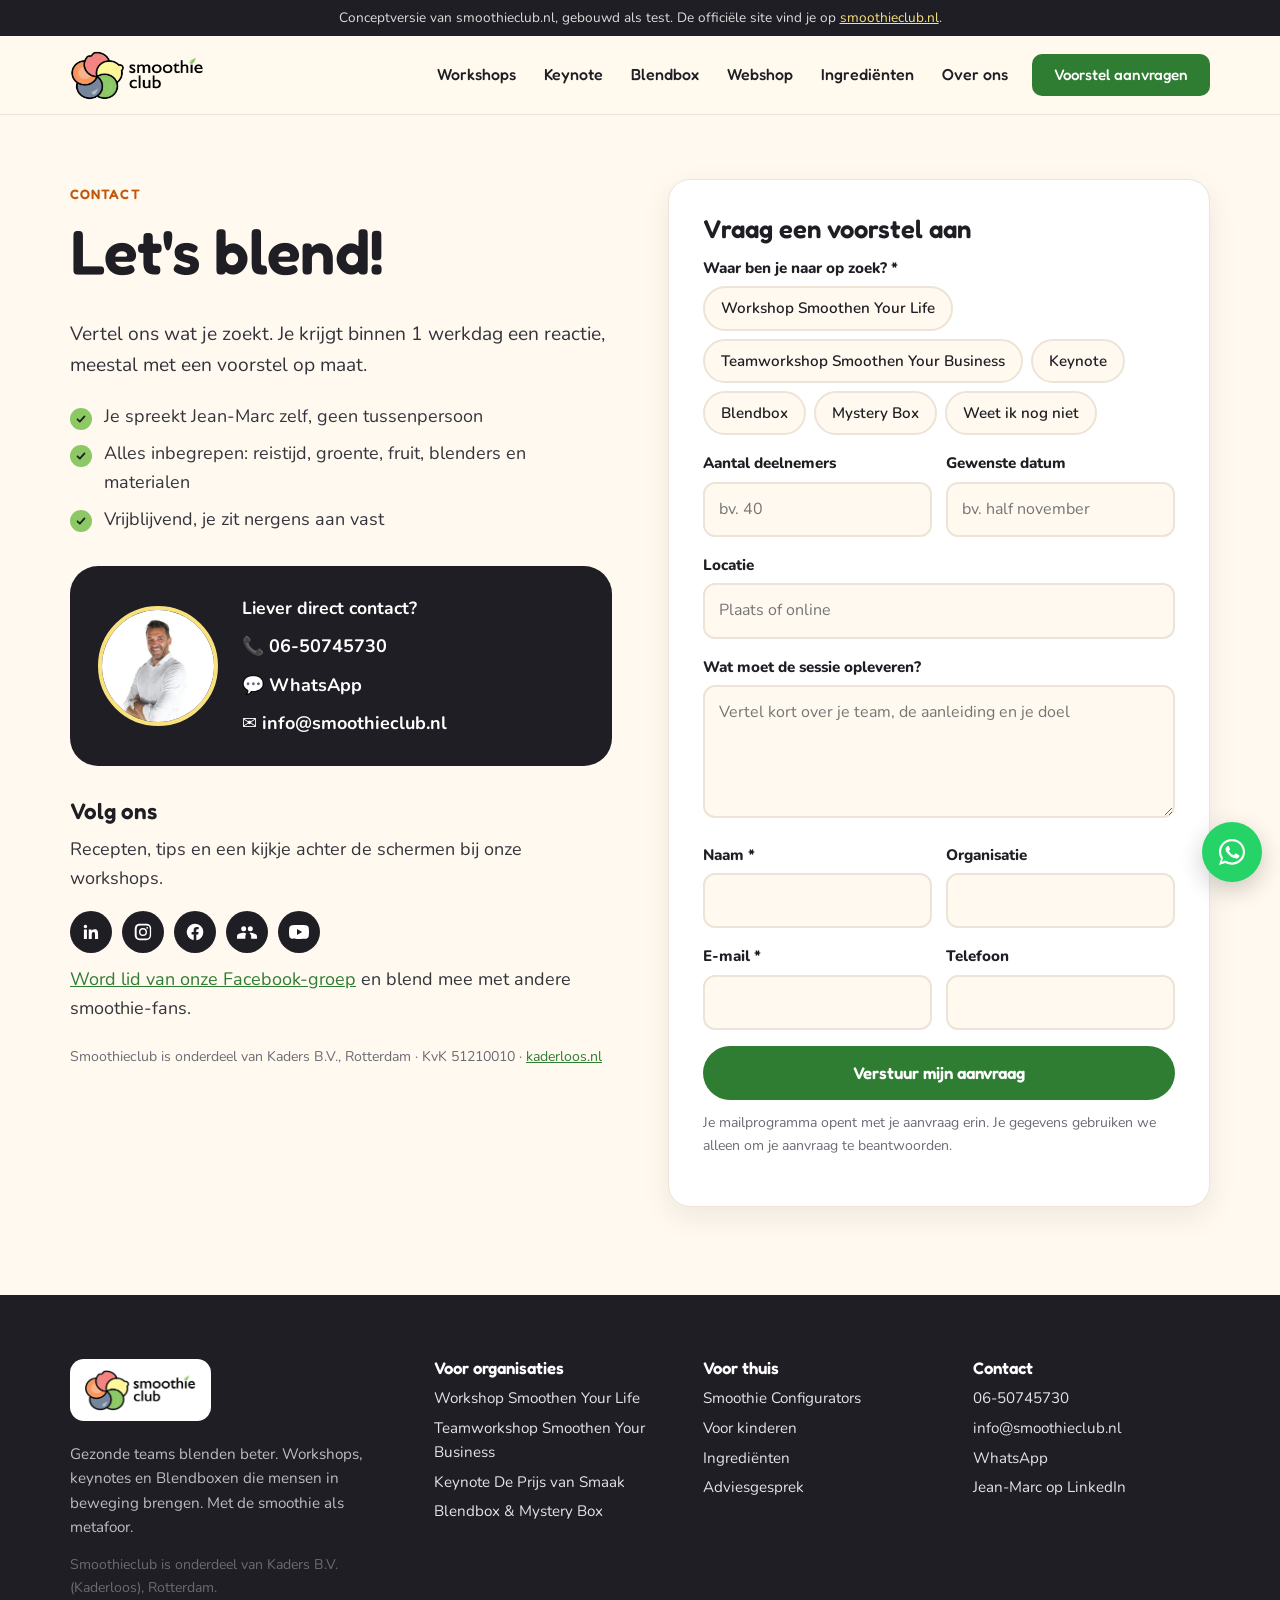
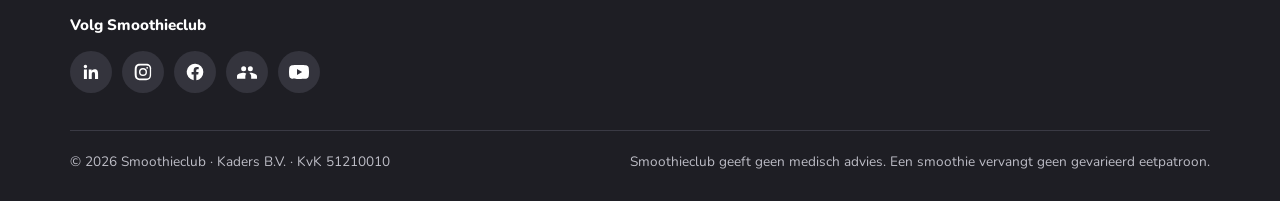
<file: contact.html>
<!doctype html>
<html lang="nl">
<head>
<meta charset="utf-8">
<meta name="viewport" content="width=device-width,initial-scale=1">
<title>Contact en voorstel aanvragen | Smoothieclub</title>
<meta name="description" content="Vraag een voorstel aan voor een teamworkshop, keynote of Blendbox. Reactie binnen 1 werkdag. Bel of app 06-50745730 of mail info@smoothieclub.nl.">
<meta name="robots" content="noindex,nofollow">
<meta property="og:title" content="Contact en voorstel aanvragen | Smoothieclub">
<meta property="og:description" content="Vraag een voorstel aan voor een teamworkshop, keynote of Blendbox. Reactie binnen 1 werkdag. Bel of app 06-50745730 of mail info@smoothieclub.nl.">
<meta property="og:image" content="assets/img/hero-team.webp">
<meta property="og:locale" content="nl_NL">
<meta name="theme-color" content="#FFF9EF">
<link rel="icon" href="favicon.png">
<link rel="apple-touch-icon" href="apple-touch-icon.png">
<link rel="preconnect" href="https://fonts.googleapis.com">
<link rel="preconnect" href="https://fonts.gstatic.com" crossorigin>
<link href="https://fonts.googleapis.com/css2?family=Fredoka:wght@500;600&family=Nunito:wght@400;700;800&display=swap" rel="stylesheet">
<link rel="stylesheet" href="assets/css/style.css">
<script type="application/ld+json">{"@context": "https://schema.org", "@type": "Organization", "name": "Smoothieclub", "url": "https://www.smoothieclub.nl", "logo": "assets/img/logo.webp", "email": "info@smoothieclub.nl", "telephone": "+31650745730", "foundingDate": "2013", "founder": {"@type": "Person", "name": "Jean-Marc Bilderbeek"}, "parentOrganization": {"@type": "Organization", "name": "Kaders B.V."}, "address": {"@type": "PostalAddress", "addressLocality": "Rotterdam", "addressCountry": "NL"}, "sameAs": ["https://www.linkedin.com/company/smoothieclub/", "https://www.instagram.com/smoothieclub/", "https://www.facebook.com/smoothieclub", "https://www.facebook.com/groups/493784564004776", "https://www.youtube.com/channel/UCpndQ3--uPgfoFt1ceTe8Ew/"]}</script>
</head>
<body>
<a class="skip" href="#inhoud">Naar de inhoud</a>
<div class="conceptbalk">Conceptversie van smoothieclub.nl, gebouwd als test. De officiële site vind je op <a href="https://www.smoothieclub.nl">smoothieclub.nl</a>.</div>
<header class="kop">
  <div class="wrap">
    <a class="logo" href="index.html" aria-label="Smoothieclub, naar de homepage"><img src="assets/img/logo.webp" alt="Smoothieclub" width="480" height="178"></a>
    <button class="hamburger" aria-label="Menu" aria-expanded="false" aria-controls="menu"><span></span><span></span><span></span></button>
    <ul class="menu" id="menu">
      <li><a href="workshops.html">Workshops</a></li>
<li><a href="keynote.html">Keynote</a></li>
<li><a href="blendbox.html">Blendbox</a></li>
<li><a href="webshop.html">Webshop</a></li>
<li><a href="ingredienten.html">Ingrediënten</a></li>
<li><a href="over.html">Over ons</a></li>
      <li><a class="knop primair klein" href="contact.html">Voorstel aanvragen</a></li>
    </ul>
  </div>
</header>
<main id="inhoud">

<section class="sectie" style="padding-top:64px">
  <div class="wrap split" style="align-items:start">
    <div>
      <span class="kicker">Contact</span>
      <h1>Let's blend!</h1>
      <p class="intro">Vertel ons wat je zoekt. Je krijgt binnen 1 werkdag een reactie, meestal met een voorstel op maat.</p>
      <ul class="vink">
        <li>Je spreekt Jean-Marc zelf, geen tussenpersoon</li>
        <li>Alles inbegrepen: reistijd, groente, fruit, blenders en materialen</li>
        <li>Vrijblijvend, je zit nergens aan vast</li>
      </ul>
      <div class="cta-blok compact">
        <img class="jm" src="assets/img/jm-portret.webp" alt="Jean-Marc Bilderbeek" width="300" height="300">
        <div class="contactregel">
          <strong style="color:#fff;font-size:1.1rem">Liever direct contact?</strong>
          <a href="tel:+31650745730">📞 06-50745730</a>
          <a href="https://wa.me/31650745730?text=Hoi%20Jean-Marc%2C%20ik%20heb%20een%20vraag%20over%20Smoothieclub" rel="noopener">💬 WhatsApp</a>
          <a href="mailto:info@smoothieclub.nl">✉ info@smoothieclub.nl</a>
        </div>
      </div>
      <h3 style="margin-top:32px">Volg ons</h3>
      <p>Recepten, tips en een kijkje achter de schermen bij onze workshops.</p>
      <ul class="social donker"><li><a href="https://www.linkedin.com/company/smoothieclub/" rel="noopener" target="_blank" aria-label="Smoothieclub op LinkedIn"><svg viewBox="0 0 24 24" aria-hidden="true"><path d="M20.4 20.5h-3.6v-5.6c0-1.3 0-3-1.8-3s-2.1 1.4-2.1 2.9v5.7H9.3V9h3.4v1.6h.1c.5-.9 1.6-1.8 3.4-1.8 3.6 0 4.3 2.4 4.3 5.5v6.2zM5.3 7.4a2.1 2.1 0 1 1 0-4.2 2.1 2.1 0 0 1 0 4.2zM7.1 20.5H3.5V9h3.6v11.5z"/></svg></a></li><li><a href="https://www.instagram.com/smoothieclub/" rel="noopener" target="_blank" aria-label="Smoothieclub op Instagram"><svg viewBox="0 0 24 24" aria-hidden="true"><path d="M12 7.2a4.8 4.8 0 1 0 0 9.6 4.8 4.8 0 0 0 0-9.6zm0 7.9a3.1 3.1 0 1 1 0-6.2 3.1 3.1 0 0 1 0 6.2zm6.1-8.1a1.1 1.1 0 1 1-2.2 0 1.1 1.1 0 0 1 2.2 0zM21.9 8c-.1-1.6-.4-3-1.6-4.2S17.6 2.2 16 2.1C14.4 2 9.6 2 8 2.1 6.4 2.2 5 2.5 3.8 3.7S2.2 6.4 2.1 8C2 9.6 2 14.4 2.1 16c.1 1.6.4 3 1.6 4.2s2.6 1.5 4.2 1.6c1.6.1 6.4.1 8 0 1.6-.1 3-.4 4.2-1.6s1.5-2.6 1.6-4.2c.1-1.6.1-6.4 0-8zm-2.1 9.7a3.2 3.2 0 0 1-1.8 1.8c-1.3.5-4.3.4-5.7.4s-4.4.1-5.7-.4a3.2 3.2 0 0 1-1.8-1.8c-.5-1.3-.4-4.3-.4-5.7s-.1-4.4.4-5.7A3.2 3.2 0 0 1 6.6 4.5c1.3-.5 4.3-.4 5.7-.4s4.4-.1 5.7.4a3.2 3.2 0 0 1 1.8 1.8c.5 1.3.4 4.3.4 5.7s.1 4.4-.4 5.7z"/></svg></a></li><li><a href="https://www.facebook.com/smoothieclub" rel="noopener" target="_blank" aria-label="Smoothieclub op Facebook"><svg viewBox="0 0 24 24" aria-hidden="true"><path d="M22 12a10 10 0 1 0-11.6 9.9v-7H7.9V12h2.5V9.8c0-2.5 1.5-3.9 3.8-3.9 1.1 0 2.2.2 2.2.2v2.5h-1.3c-1.2 0-1.6.8-1.6 1.6V12h2.8l-.4 2.9h-2.3v7A10 10 0 0 0 22 12z"/></svg></a></li><li><a href="https://www.facebook.com/groups/493784564004776" rel="noopener" target="_blank" aria-label="Smoothieclub op de Facebook-groep"><svg viewBox="0 0 24 24" aria-hidden="true"><path d="M16 11a3 3 0 1 0 0-6 3 3 0 0 0 0 6zm-8 0a3 3 0 1 0 0-6 3 3 0 0 0 0 6zm0 2c-2.7 0-8 1.3-8 4v3h10v-3c0-1.1.4-2.1 1.2-2.9A11 11 0 0 0 8 13zm8 0c-.3 0-.7 0-1.1.1 1.3.9 2.1 2.2 2.1 3.9v3h7v-3c0-2.7-5.3-4-8-4z"/></svg></a></li><li><a href="https://www.youtube.com/channel/UCpndQ3--uPgfoFt1ceTe8Ew/" rel="noopener" target="_blank" aria-label="Smoothieclub op YouTube"><svg viewBox="0 0 24 24" aria-hidden="true"><path d="M23.5 6.2a3 3 0 0 0-2.1-2.1C19.5 3.6 12 3.6 12 3.6s-7.5 0-9.4.5A3 3 0 0 0 .5 6.2 31 31 0 0 0 0 12a31 31 0 0 0 .5 5.8 3 3 0 0 0 2.1 2.1c1.9.5 9.4.5 9.4.5s7.5 0 9.4-.5a3 3 0 0 0 2.1-2.1A31 31 0 0 0 24 12a31 31 0 0 0-.5-5.8zM9.6 15.6V8.4l6.2 3.6-6.2 3.6z"/></svg></a></li></ul>
      <p style="margin-top:12px"><a href="https://www.facebook.com/groups/493784564004776" rel="noopener" target="_blank">Word lid van onze Facebook-groep</a> en blend mee met andere smoothie-fans.</p>
      <p class="klein" style="margin-top:24px">Smoothieclub is onderdeel van Kaders B.V., Rotterdam · KvK 51210010 · <a href="https://www.kaderloos.nl" rel="noopener">kaderloos.nl</a></p>
    </div>
    <form class="formulier" id="offerte" novalidate>
      <h2 style="font-size:1.6rem">Vraag een voorstel aan</h2>
      <div class="veld"><label>Waar ben je naar op zoek? *</label><div class="keuze"><label><input type="radio" name="type" value="Workshop Smoothen Your Life" required><span>Workshop Smoothen Your Life</span></label><label><input type="radio" name="type" value="Teamworkshop Smoothen Your Business"><span>Teamworkshop Smoothen Your Business</span></label><label><input type="radio" name="type" value="Keynote"><span>Keynote</span></label><label><input type="radio" name="type" value="Blendbox"><span>Blendbox</span></label><label><input type="radio" name="type" value="Mystery Box"><span>Mystery Box</span></label><label><input type="radio" name="type" value="Weet ik nog niet"><span>Weet ik nog niet</span></label></div></div>
      <div class="twee">
        <div class="veld"><label for="aantal">Aantal deelnemers</label><input id="aantal" name="aantal" type="number" min="1" inputmode="numeric" placeholder="bv. 40"></div>
        <div class="veld"><label for="datum">Gewenste datum</label><input id="datum" name="datum" type="text" placeholder="bv. half november"></div>
      </div>
      <div class="veld"><label for="locatie">Locatie</label><input id="locatie" name="locatie" type="text" placeholder="Plaats of online"></div>
      <div class="veld"><label for="bericht">Wat moet de sessie opleveren?</label><textarea id="bericht" name="bericht" rows="4" placeholder="Vertel kort over je team, de aanleiding en je doel"></textarea></div>
      <div class="twee">
        <div class="veld"><label for="naam">Naam *</label><input id="naam" name="naam" type="text" autocomplete="name" required></div>
        <div class="veld"><label for="organisatie">Organisatie</label><input id="organisatie" name="organisatie" type="text" autocomplete="organization"></div>
      </div>
      <div class="twee">
        <div class="veld"><label for="email">E-mail *</label><input id="email" name="email" type="email" autocomplete="email" required></div>
        <div class="veld"><label for="telefoon">Telefoon</label><input id="telefoon" name="telefoon" type="tel" autocomplete="tel"></div>
      </div>
      <button class="knop primair" type="submit" style="width:100%;justify-content:center">Verstuur mijn aanvraag</button>
      <p class="klein" style="margin-top:12px">Je mailprogramma opent met je aanvraag erin. Je gegevens gebruiken we alleen om je aanvraag te beantwoorden.</p>
      <p class="melding" id="bedankt" hidden>Dank je wel! Verstuur de mail die net is geopend. Opent er niets? Mail dan naar info@smoothieclub.nl of bel 06-50745730.</p>
    </form>
  </div>
</section>

</main>
<footer class="voet">
  <div class="wrap">
    <div>
      <a class="logo-wit" href="index.html"><img src="assets/img/logo.webp" alt="Smoothieclub" width="480" height="178"></a>
      <p>Gezonde teams blenden beter. Workshops, keynotes en Blendboxen die mensen in beweging brengen. Met de smoothie als metafoor.</p>
      <p class="klein">Smoothieclub is onderdeel van Kaders B.V. (Kaderloos), Rotterdam.</p>
      <p style="margin:14px 0 8px;color:#fff;font-weight:800">Volg Smoothieclub</p>
      <ul class="social"><li><a href="https://www.linkedin.com/company/smoothieclub/" rel="noopener" target="_blank" aria-label="Smoothieclub op LinkedIn"><svg viewBox="0 0 24 24" aria-hidden="true"><path d="M20.4 20.5h-3.6v-5.6c0-1.3 0-3-1.8-3s-2.1 1.4-2.1 2.9v5.7H9.3V9h3.4v1.6h.1c.5-.9 1.6-1.8 3.4-1.8 3.6 0 4.3 2.4 4.3 5.5v6.2zM5.3 7.4a2.1 2.1 0 1 1 0-4.2 2.1 2.1 0 0 1 0 4.2zM7.1 20.5H3.5V9h3.6v11.5z"/></svg></a></li><li><a href="https://www.instagram.com/smoothieclub/" rel="noopener" target="_blank" aria-label="Smoothieclub op Instagram"><svg viewBox="0 0 24 24" aria-hidden="true"><path d="M12 7.2a4.8 4.8 0 1 0 0 9.6 4.8 4.8 0 0 0 0-9.6zm0 7.9a3.1 3.1 0 1 1 0-6.2 3.1 3.1 0 0 1 0 6.2zm6.1-8.1a1.1 1.1 0 1 1-2.2 0 1.1 1.1 0 0 1 2.2 0zM21.9 8c-.1-1.6-.4-3-1.6-4.2S17.6 2.2 16 2.1C14.4 2 9.6 2 8 2.1 6.4 2.2 5 2.5 3.8 3.7S2.2 6.4 2.1 8C2 9.6 2 14.4 2.1 16c.1 1.6.4 3 1.6 4.2s2.6 1.5 4.2 1.6c1.6.1 6.4.1 8 0 1.6-.1 3-.4 4.2-1.6s1.5-2.6 1.6-4.2c.1-1.6.1-6.4 0-8zm-2.1 9.7a3.2 3.2 0 0 1-1.8 1.8c-1.3.5-4.3.4-5.7.4s-4.4.1-5.7-.4a3.2 3.2 0 0 1-1.8-1.8c-.5-1.3-.4-4.3-.4-5.7s-.1-4.4.4-5.7A3.2 3.2 0 0 1 6.6 4.5c1.3-.5 4.3-.4 5.7-.4s4.4-.1 5.7.4a3.2 3.2 0 0 1 1.8 1.8c.5 1.3.4 4.3.4 5.7s.1 4.4-.4 5.7z"/></svg></a></li><li><a href="https://www.facebook.com/smoothieclub" rel="noopener" target="_blank" aria-label="Smoothieclub op Facebook"><svg viewBox="0 0 24 24" aria-hidden="true"><path d="M22 12a10 10 0 1 0-11.6 9.9v-7H7.9V12h2.5V9.8c0-2.5 1.5-3.9 3.8-3.9 1.1 0 2.2.2 2.2.2v2.5h-1.3c-1.2 0-1.6.8-1.6 1.6V12h2.8l-.4 2.9h-2.3v7A10 10 0 0 0 22 12z"/></svg></a></li><li><a href="https://www.facebook.com/groups/493784564004776" rel="noopener" target="_blank" aria-label="Smoothieclub op de Facebook-groep"><svg viewBox="0 0 24 24" aria-hidden="true"><path d="M16 11a3 3 0 1 0 0-6 3 3 0 0 0 0 6zm-8 0a3 3 0 1 0 0-6 3 3 0 0 0 0 6zm0 2c-2.7 0-8 1.3-8 4v3h10v-3c0-1.1.4-2.1 1.2-2.9A11 11 0 0 0 8 13zm8 0c-.3 0-.7 0-1.1.1 1.3.9 2.1 2.2 2.1 3.9v3h7v-3c0-2.7-5.3-4-8-4z"/></svg></a></li><li><a href="https://www.youtube.com/channel/UCpndQ3--uPgfoFt1ceTe8Ew/" rel="noopener" target="_blank" aria-label="Smoothieclub op YouTube"><svg viewBox="0 0 24 24" aria-hidden="true"><path d="M23.5 6.2a3 3 0 0 0-2.1-2.1C19.5 3.6 12 3.6 12 3.6s-7.5 0-9.4.5A3 3 0 0 0 .5 6.2 31 31 0 0 0 0 12a31 31 0 0 0 .5 5.8 3 3 0 0 0 2.1 2.1c1.9.5 9.4.5 9.4.5s7.5 0 9.4-.5a3 3 0 0 0 2.1-2.1A31 31 0 0 0 24 12a31 31 0 0 0-.5-5.8zM9.6 15.6V8.4l6.2 3.6-6.2 3.6z"/></svg></a></li></ul>
    </div>
    <div>
      <h4>Voor organisaties</h4>
      <ul>
        <li><a href="workshops.html#smoothen-your-life">Workshop Smoothen Your Life</a></li>
        <li><a href="workshops.html#teamworkshop">Teamworkshop Smoothen Your Business</a></li>
        <li><a href="keynote.html">Keynote De Prijs van Smaak</a></li>
        <li><a href="blendbox.html">Blendbox &amp; Mystery Box</a></li>
      </ul>
    </div>
    <div>
      <h4>Voor thuis</h4>
      <ul>
        <li><a href="webshop.html">Smoothie Configurators</a></li>
        <li><a href="webshop.html#kids">Voor kinderen</a></li>
        <li><a href="ingredienten.html">Ingrediënten</a></li>
        <li><a href="webshop.html#advies">Adviesgesprek</a></li>
      </ul>
    </div>
    <div>
      <h4>Contact</h4>
      <ul>
        <li><a href="tel:+31650745730">06-50745730</a></li>
        <li><a href="mailto:info@smoothieclub.nl">info@smoothieclub.nl</a></li>
        <li><a href="https://wa.me/31650745730?text=Hoi%20Jean-Marc%2C%20ik%20heb%20een%20vraag%20over%20Smoothieclub" rel="noopener">WhatsApp</a></li>
        <li><a href="https://www.linkedin.com/in/jmbilderbeek" rel="noopener">Jean-Marc op LinkedIn</a></li>
      </ul>
    </div>
    <div class="onder">
      <span>&copy; <span id="jaar">2026</span> Smoothieclub &middot; Kaders B.V. &middot; KvK 51210010</span>
      <span>Smoothieclub geeft geen medisch advies. Een smoothie vervangt geen gevarieerd eetpatroon.</span>
    </div>
  </div>
</footer>
<a class="whatsapp" href="https://wa.me/31650745730?text=Hoi%20Jean-Marc%2C%20ik%20heb%20een%20vraag%20over%20Smoothieclub" rel="noopener" aria-label="Stuur Jean-Marc een WhatsApp-bericht"><svg viewBox="0 0 32 32" aria-hidden="true"><path d="M16 3C8.8 3 3 8.7 3 15.8c0 2.5.7 4.9 2 7L3 29l6.4-2c2 1.1 4.3 1.7 6.6 1.7 7.2 0 13-5.7 13-12.8S23.2 3 16 3zm0 23.4c-2.1 0-4.1-.6-5.9-1.7l-.4-.3-3.8 1.2 1.2-3.7-.3-.4a10.4 10.4 0 0 1-1.7-5.7C5.1 9.9 10 5.2 16 5.2s10.9 4.7 10.9 10.6S22 26.4 16 26.4zm6-7.9c-.3-.2-1.9-1-2.2-1-.3-.1-.5-.2-.7.2l-1 1.2c-.2.2-.4.2-.7.1a8.8 8.8 0 0 1-4.4-3.8c-.3-.6.3-.5 1-1.7.1-.2 0-.4 0-.6l-1-2.4c-.3-.6-.5-.5-.7-.5h-.6c-.2 0-.6.1-.9.4-.3.3-1.2 1.1-1.2 2.8s1.2 3.2 1.4 3.4c.2.2 2.4 3.6 5.8 5 2.2.9 3 .9 4.1.8.7-.1 1.9-.8 2.2-1.5.3-.7.3-1.4.2-1.5-.1-.2-.3-.3-.6-.4z"/></svg></a>
<script src="assets/js/main.js" defer></script>
</body>
</html>
</file>
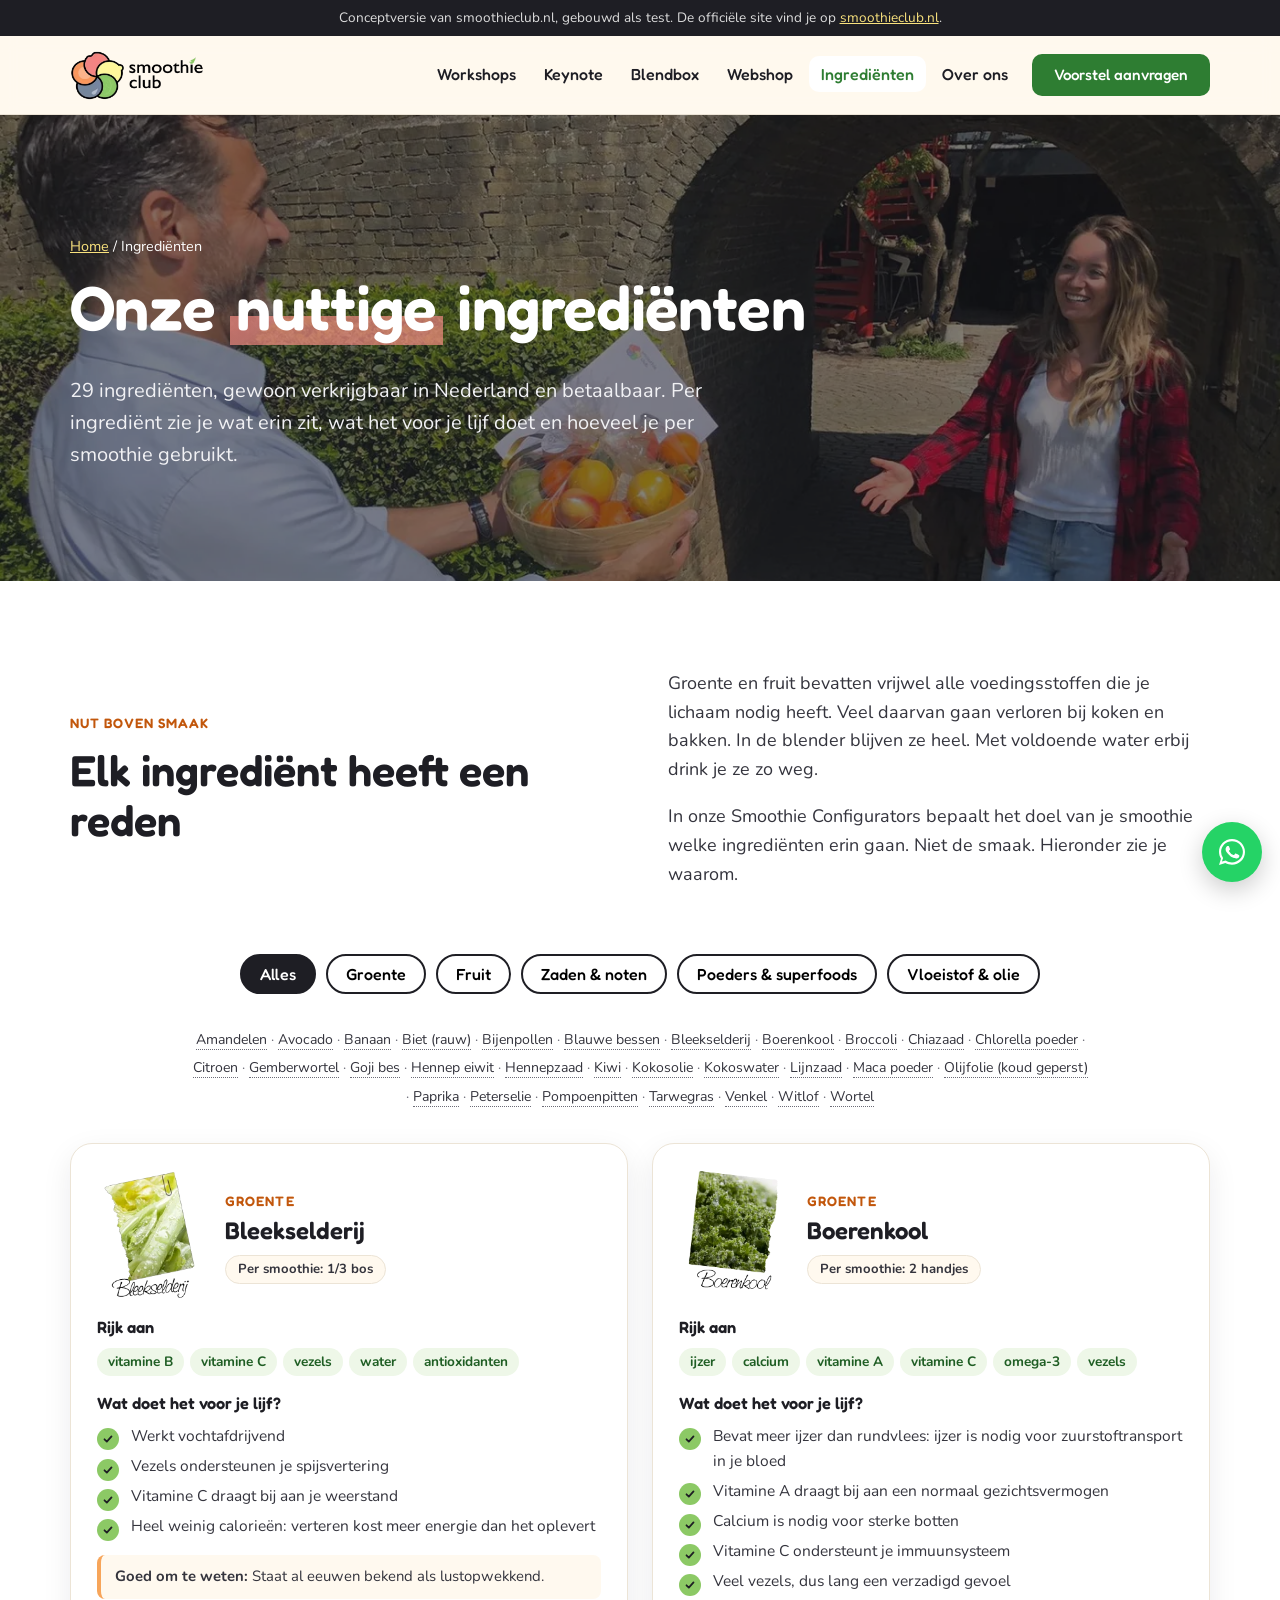
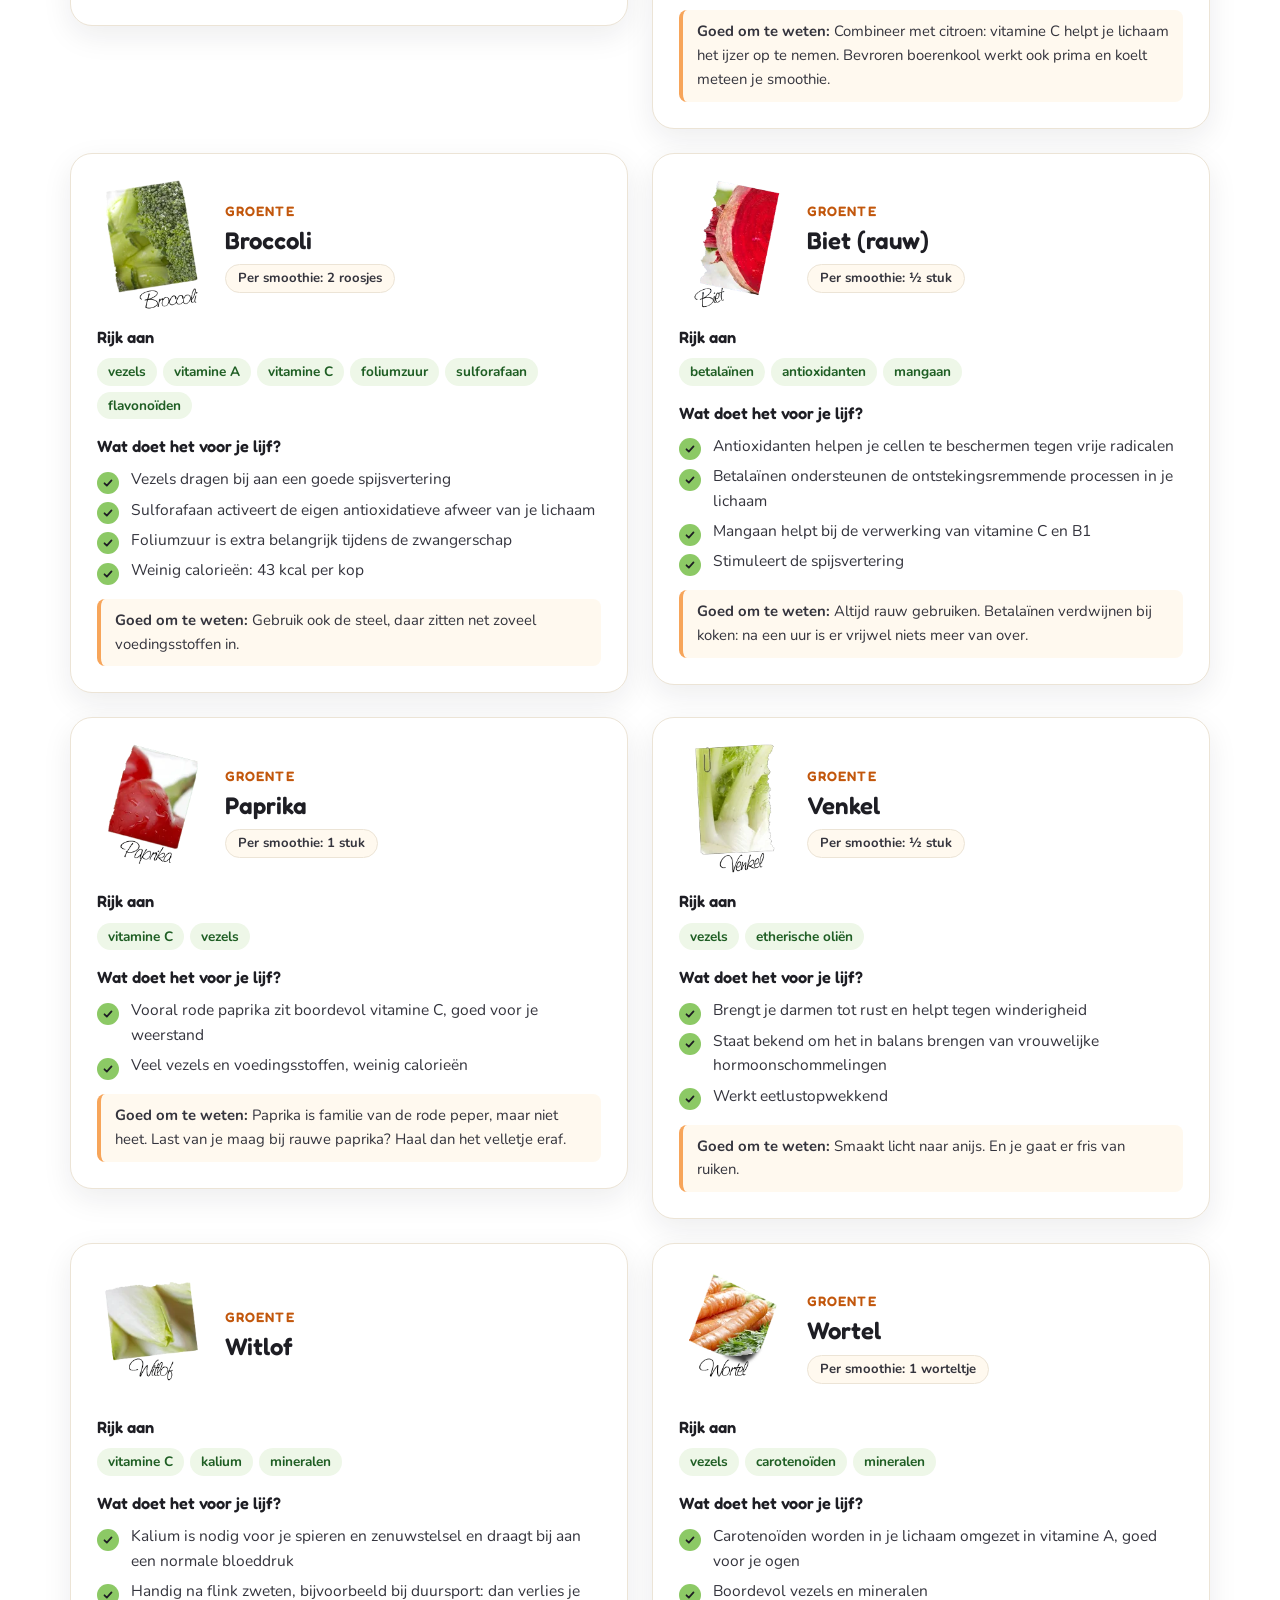
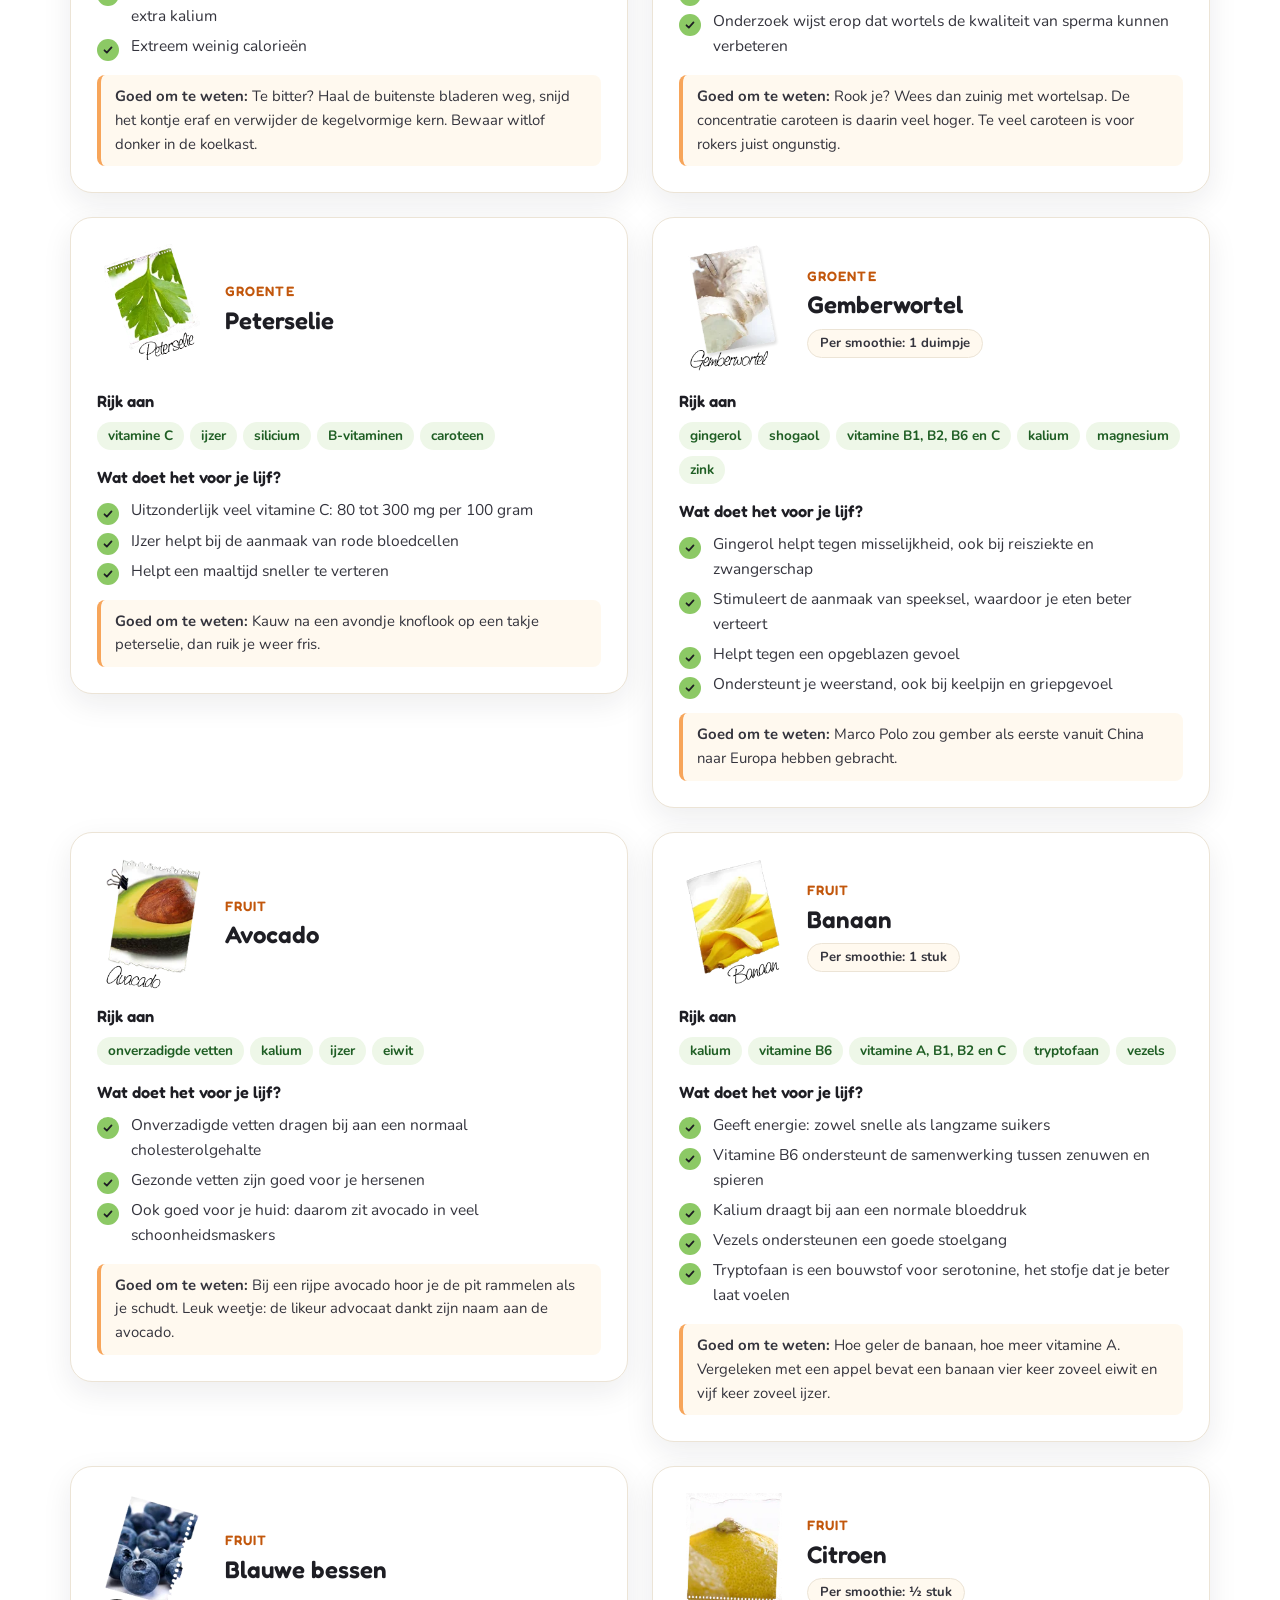
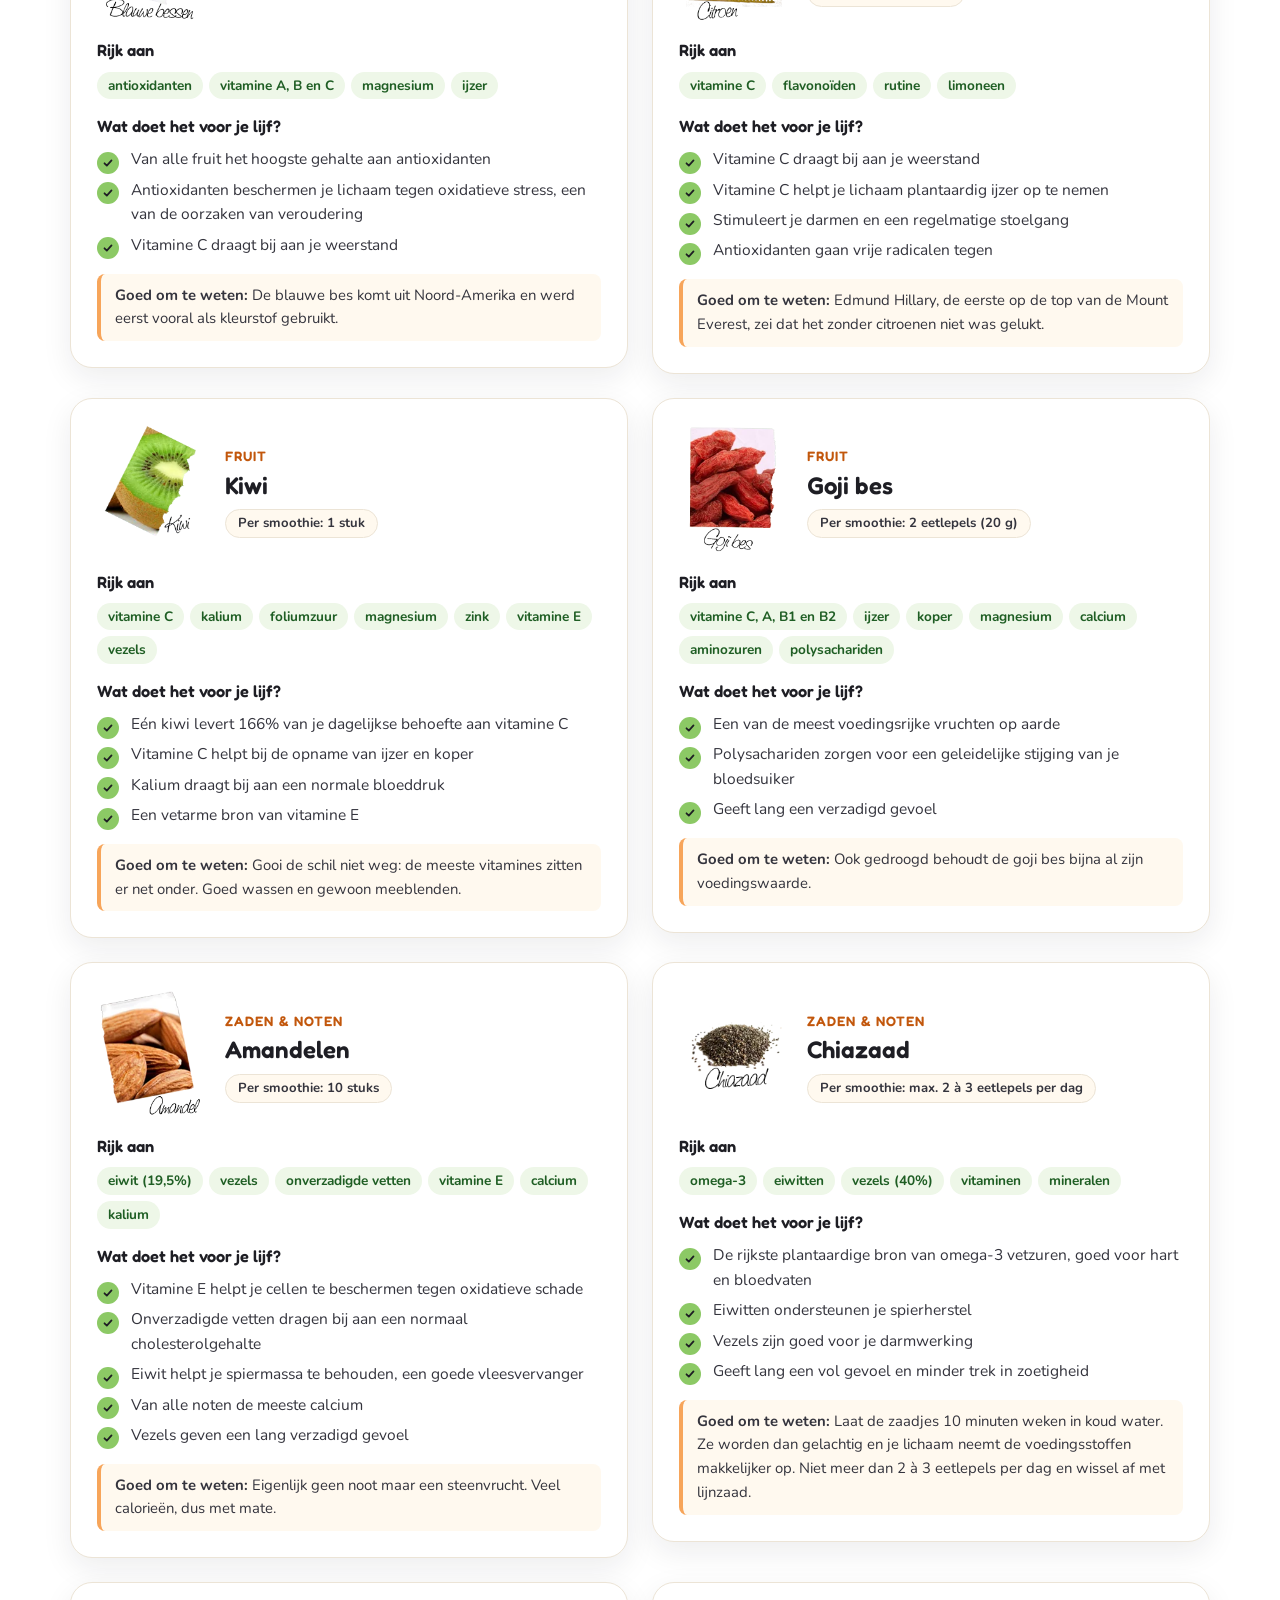
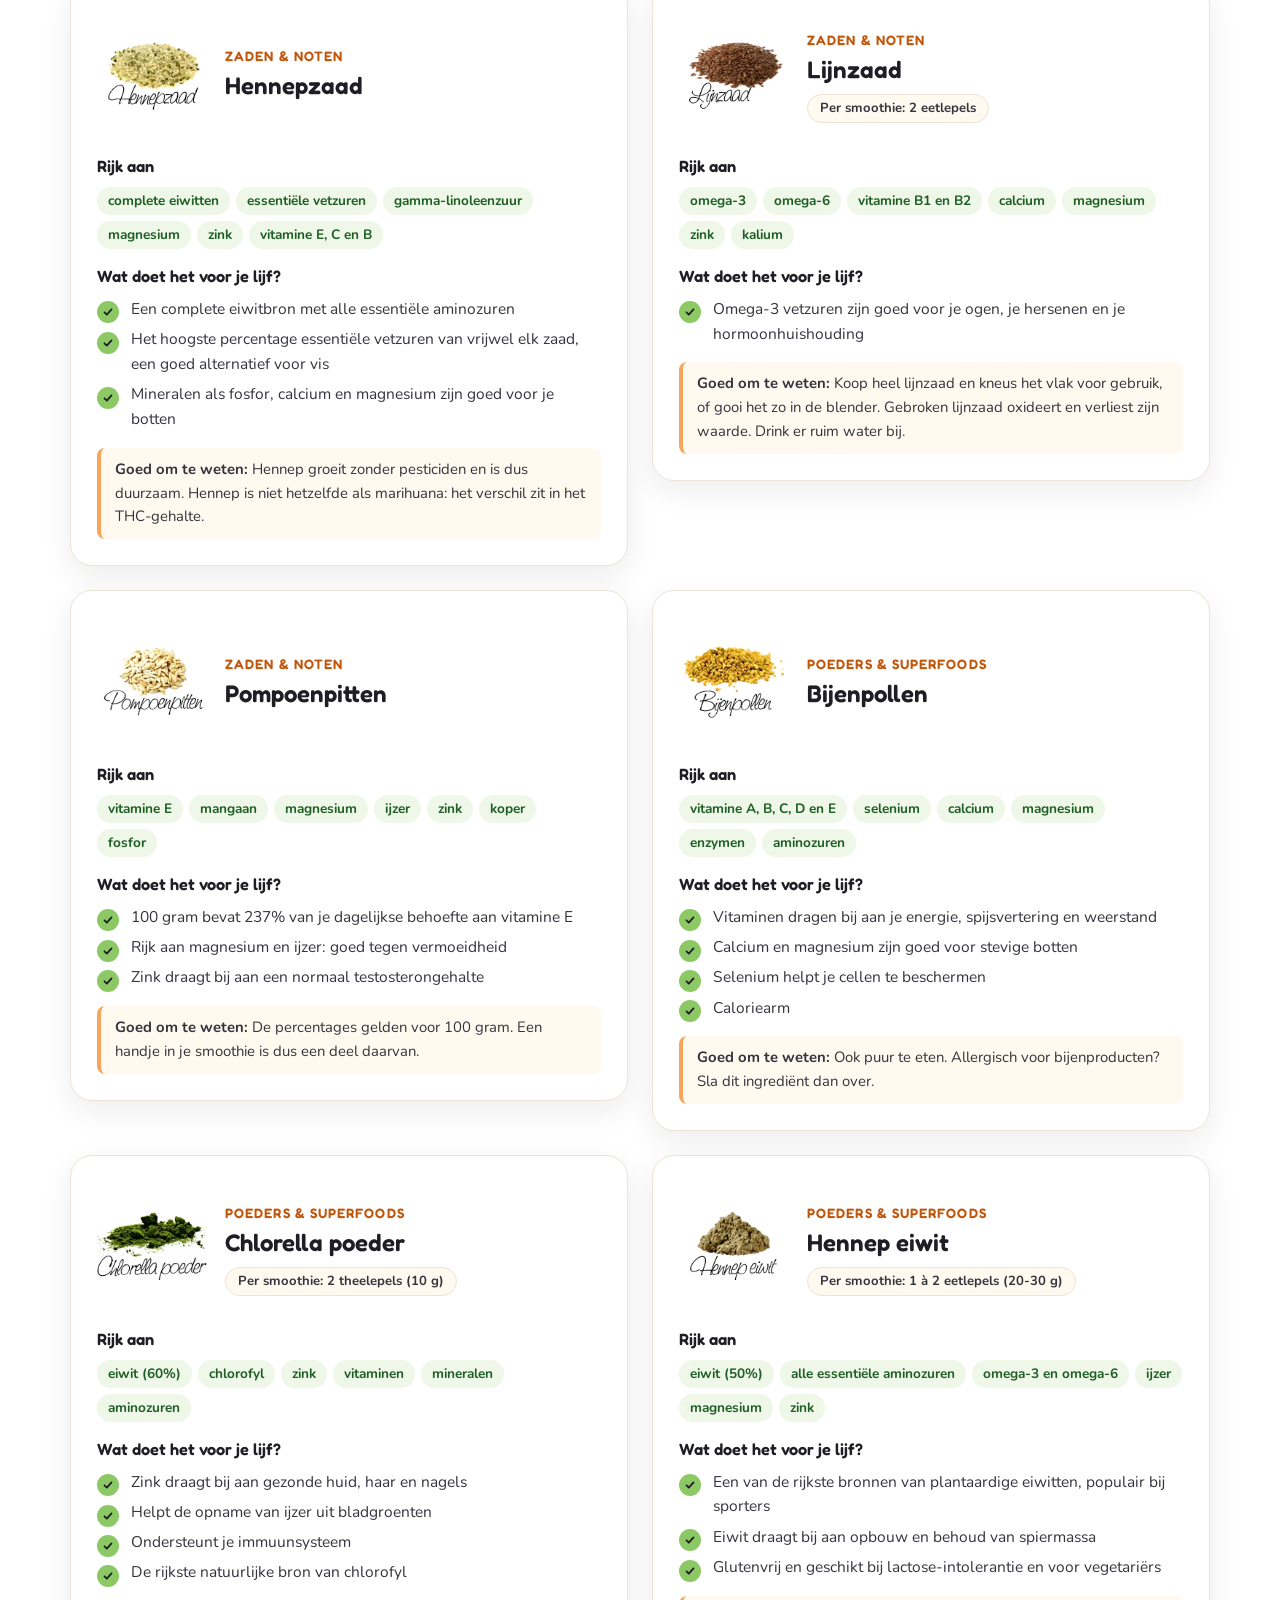
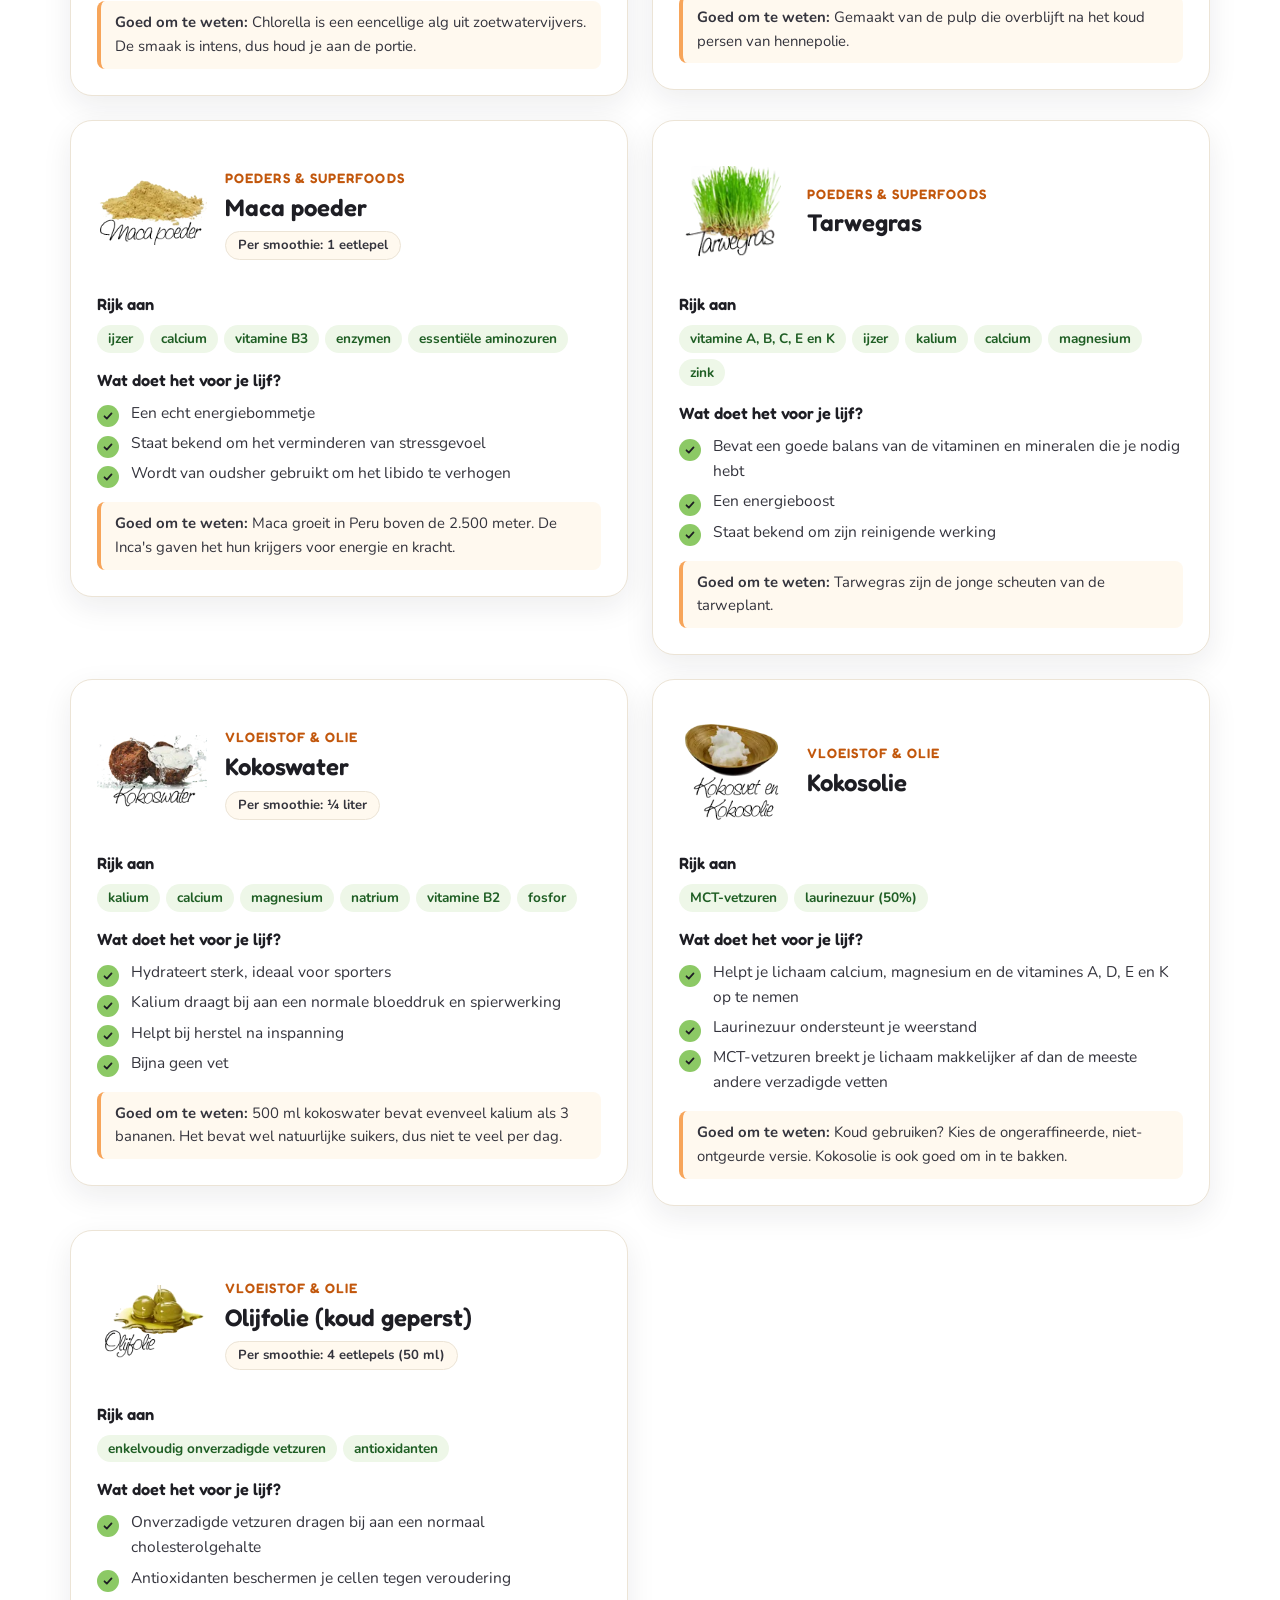
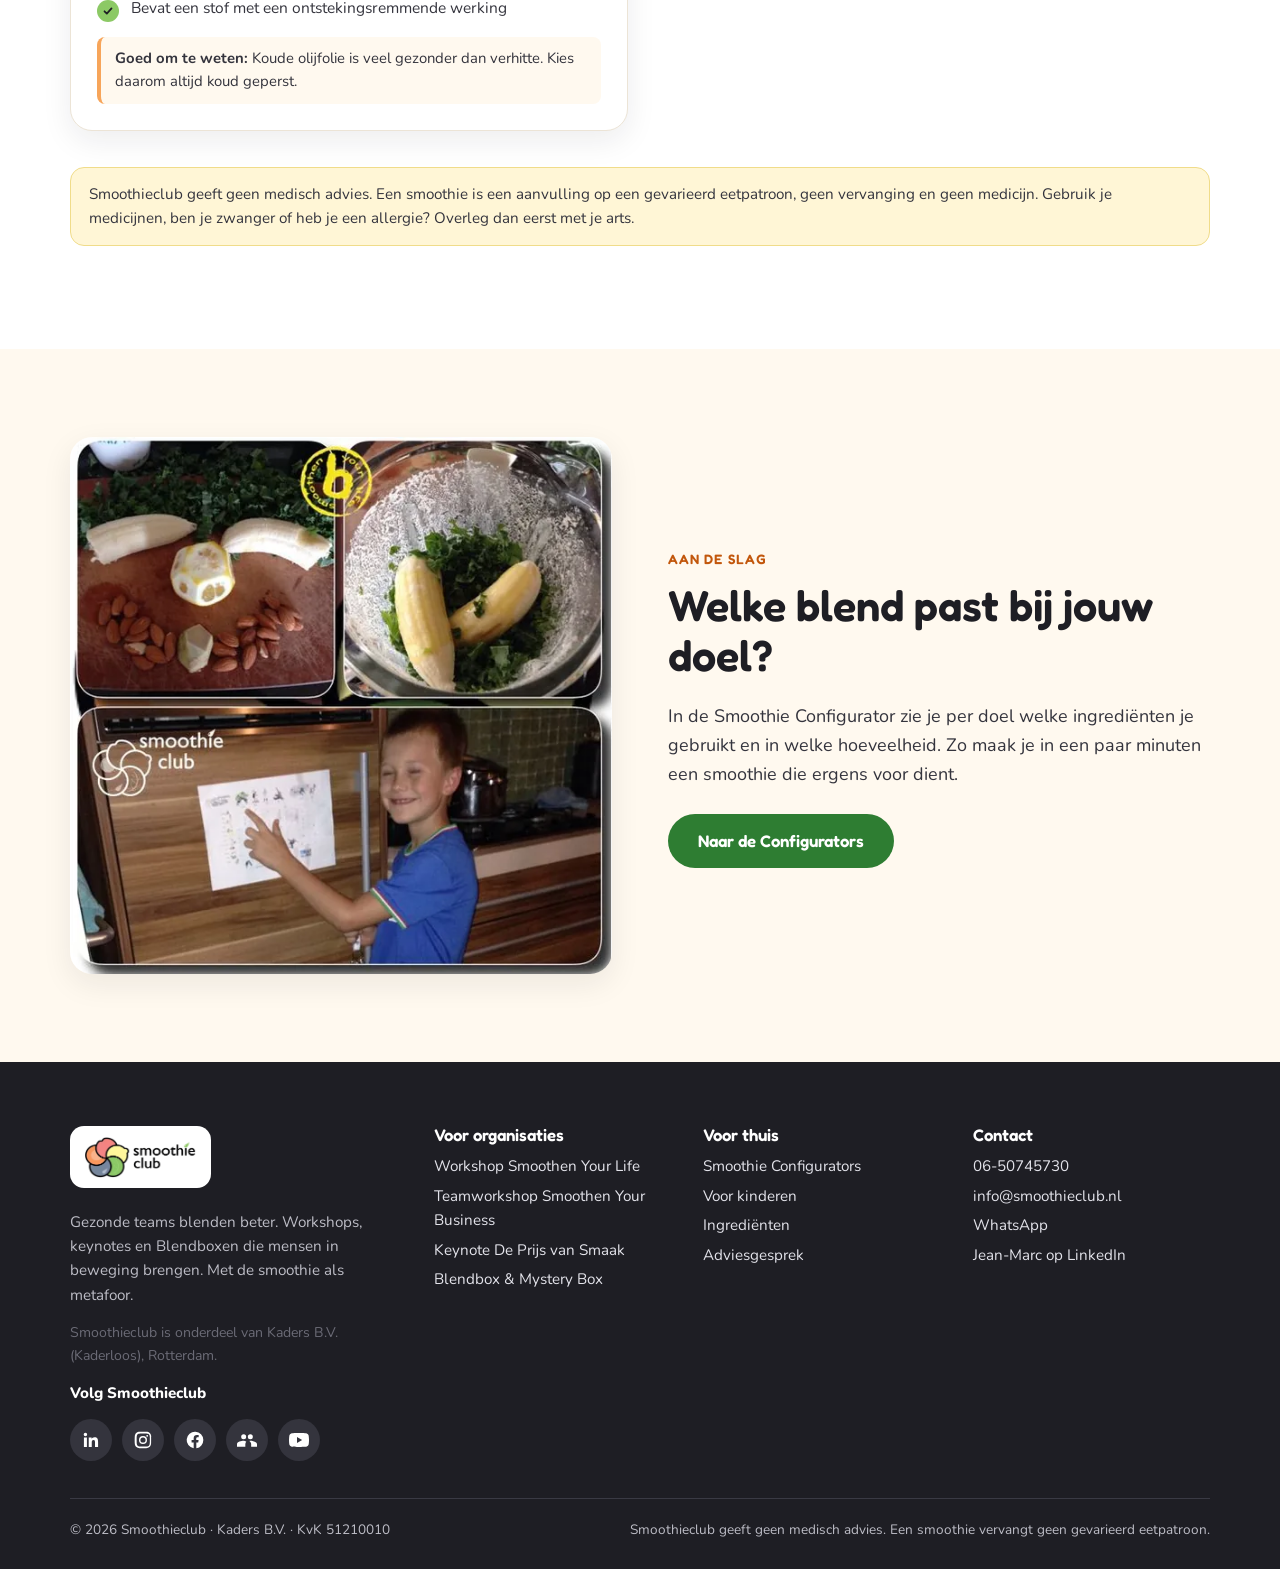
<file: ingredienten.html>
<!doctype html>
<html lang="nl">
<head>
<meta charset="utf-8">
<meta name="viewport" content="width=device-width,initial-scale=1">
<title>Nuttige ingrediënten voor gezonde smoothies | Smoothieclub</title>
<meta name="description" content="29 nuttige smoothie-ingrediënten: wat erin zit, wat het voor je lichaam doet en hoeveel je per smoothie gebruikt. Van boerenkool en gember tot chiazaad en kokoswater.">
<meta name="robots" content="noindex,nofollow">
<meta property="og:title" content="Nuttige ingrediënten voor gezonde smoothies | Smoothieclub">
<meta property="og:description" content="29 nuttige smoothie-ingrediënten: wat erin zit, wat het voor je lichaam doet en hoeveel je per smoothie gebruikt. Van boerenkool en gember tot chiazaad en kokoswater.">
<meta property="og:image" content="assets/img/hero-team.webp">
<meta property="og:locale" content="nl_NL">
<meta name="theme-color" content="#FFF9EF">
<link rel="icon" href="favicon.png">
<link rel="apple-touch-icon" href="apple-touch-icon.png">
<link rel="preconnect" href="https://fonts.googleapis.com">
<link rel="preconnect" href="https://fonts.gstatic.com" crossorigin>
<link href="https://fonts.googleapis.com/css2?family=Fredoka:wght@500;600&family=Nunito:wght@400;700;800&display=swap" rel="stylesheet">
<link rel="stylesheet" href="assets/css/style.css">
<script type="application/ld+json">{"@context": "https://schema.org", "@type": "Organization", "name": "Smoothieclub", "url": "https://www.smoothieclub.nl", "logo": "assets/img/logo.webp", "email": "info@smoothieclub.nl", "telephone": "+31650745730", "foundingDate": "2013", "founder": {"@type": "Person", "name": "Jean-Marc Bilderbeek"}, "parentOrganization": {"@type": "Organization", "name": "Kaders B.V."}, "address": {"@type": "PostalAddress", "addressLocality": "Rotterdam", "addressCountry": "NL"}, "sameAs": ["https://www.linkedin.com/company/smoothieclub/", "https://www.instagram.com/smoothieclub/", "https://www.facebook.com/smoothieclub", "https://www.facebook.com/groups/493784564004776", "https://www.youtube.com/channel/UCpndQ3--uPgfoFt1ceTe8Ew/"]}</script>
</head>
<body>
<a class="skip" href="#inhoud">Naar de inhoud</a>
<div class="conceptbalk">Conceptversie van smoothieclub.nl, gebouwd als test. De officiële site vind je op <a href="https://www.smoothieclub.nl">smoothieclub.nl</a>.</div>
<header class="kop">
  <div class="wrap">
    <a class="logo" href="index.html" aria-label="Smoothieclub, naar de homepage"><img src="assets/img/logo.webp" alt="Smoothieclub" width="480" height="178"></a>
    <button class="hamburger" aria-label="Menu" aria-expanded="false" aria-controls="menu"><span></span><span></span><span></span></button>
    <ul class="menu" id="menu">
      <li><a href="workshops.html">Workshops</a></li>
<li><a href="keynote.html">Keynote</a></li>
<li><a href="blendbox.html">Blendbox</a></li>
<li><a href="webshop.html">Webshop</a></li>
<li><a href="ingredienten.html" aria-current=page>Ingrediënten</a></li>
<li><a href="over.html">Over ons</a></li>
      <li><a class="knop primair klein" href="contact.html">Voorstel aanvragen</a></li>
    </ul>
  </div>
</header>
<main id="inhoud">

<section class="pagina-hero">
  <img class="bg" src="assets/img/jm-pepers.webp" alt="" fetchpriority="high">
  <div class="wrap">
    <div class="kruimel"><a href="index.html">Home</a> / Ingrediënten</div>
    <h1>Onze <span class="markeer">nuttige</span> ingrediënten</h1>
    <p>29 ingrediënten, gewoon verkrijgbaar in Nederland en betaalbaar. Per ingrediënt zie je wat erin zit, wat het voor je lijf doet en hoeveel je per smoothie gebruikt.</p>
  </div>
</section>

<section class="sectie wit">
  <div class="wrap">
    <div class="split" style="margin-bottom:48px">
      <div>
        <span class="kicker">Nut boven smaak</span>
        <h2>Elk ingrediënt heeft een reden</h2>
      </div>
      <div>
        <p>Groente en fruit bevatten vrijwel alle voedingsstoffen die je lichaam nodig heeft. Veel daarvan gaan verloren bij koken en bakken. In de blender blijven ze heel. Met voldoende water erbij drink je ze zo weg.</p>
        <p>In onze Smoothie Configurators bepaalt het doel van je smoothie welke ingrediënten erin gaan. Niet de smaak. Hieronder zie je waarom.</p>
      </div>
    </div>
    <div class="filters" role="group" aria-label="Filter op soort"><button type="button" data-cat="alle" aria-pressed="true">Alles</button><button type="button" data-cat="groente" aria-pressed="false">Groente</button><button type="button" data-cat="fruit" aria-pressed="false">Fruit</button><button type="button" data-cat="zaden" aria-pressed="false">Zaden & noten</button><button type="button" data-cat="superfood" aria-pressed="false">Poeders & superfoods</button><button type="button" data-cat="basis" aria-pressed="false">Vloeistof & olie</button></div>
    <p class="ing-index klein"><a href="#amandel">Amandelen</a> · <a href="#avocado">Avocado</a> · <a href="#banaan">Banaan</a> · <a href="#biet">Biet (rauw)</a> · <a href="#bijenpollen">Bijenpollen</a> · <a href="#blauwe-bessen">Blauwe bessen</a> · <a href="#bleekselderij">Bleekselderij</a> · <a href="#boerenkool">Boerenkool</a> · <a href="#broccoli">Broccoli</a> · <a href="#chia">Chiazaad</a> · <a href="#chlorella">Chlorella poeder</a> · <a href="#citroen">Citroen</a> · <a href="#gember">Gemberwortel</a> · <a href="#goji">Goji bes</a> · <a href="#hennep-eiwit">Hennep eiwit</a> · <a href="#hennepzaad">Hennepzaad</a> · <a href="#kiwi">Kiwi</a> · <a href="#kokosvet">Kokosolie</a> · <a href="#kokoswater">Kokoswater</a> · <a href="#lijnzaad">Lijnzaad</a> · <a href="#maca">Maca poeder</a> · <a href="#olijfolie">Olijfolie (koud geperst)</a> · <a href="#paprika">Paprika</a> · <a href="#peterselie">Peterselie</a> · <a href="#pompoenpitten">Pompoenpitten</a> · <a href="#tarwegras">Tarwegras</a> · <a href="#venkel">Venkel</a> · <a href="#witlof">Witlof</a> · <a href="#wortel">Wortel</a></p>
    <div class="raster r2 ing-raster"><article class="ing reveal" id="bleekselderij" data-cat="groente">
  <div class="ing-kop"><img src="assets/img/ing/bleekselderij.webp" alt="Bleekselderij" loading="lazy">
    <div><span class="kicker">Groente</span><h3>Bleekselderij</h3><span class="label">Per smoothie: 1/3 bos</span></div></div>
  <p class="ing-sub">Rijk aan</p><ul class="chips"><li>vitamine B</li><li>vitamine C</li><li>vezels</li><li>water</li><li>antioxidanten</li></ul>
  <p class="ing-sub">Wat doet het voor je lijf?</p><ul class="vink klein-vink"><li>Werkt vochtafdrijvend</li><li>Vezels ondersteunen je spijsvertering</li><li>Vitamine C draagt bij aan je weerstand</li><li>Heel weinig calorieën: verteren kost meer energie dan het oplevert</li></ul>
  <p class="ing-tip"><strong>Goed om te weten:</strong> Staat al eeuwen bekend als lustopwekkend.</p>
</article><article class="ing reveal" id="boerenkool" data-cat="groente">
  <div class="ing-kop"><img src="assets/img/ing/boerenkool.webp" alt="Boerenkool" loading="lazy">
    <div><span class="kicker">Groente</span><h3>Boerenkool</h3><span class="label">Per smoothie: 2 handjes</span></div></div>
  <p class="ing-sub">Rijk aan</p><ul class="chips"><li>ijzer</li><li>calcium</li><li>vitamine A</li><li>vitamine C</li><li>omega-3</li><li>vezels</li></ul>
  <p class="ing-sub">Wat doet het voor je lijf?</p><ul class="vink klein-vink"><li>Bevat meer ijzer dan rundvlees: ijzer is nodig voor zuurstoftransport in je bloed</li><li>Vitamine A draagt bij aan een normaal gezichtsvermogen</li><li>Calcium is nodig voor sterke botten</li><li>Vitamine C ondersteunt je immuunsysteem</li><li>Veel vezels, dus lang een verzadigd gevoel</li></ul>
  <p class="ing-tip"><strong>Goed om te weten:</strong> Combineer met citroen: vitamine C helpt je lichaam het ijzer op te nemen. Bevroren boerenkool werkt ook prima en koelt meteen je smoothie.</p>
</article><article class="ing reveal" id="broccoli" data-cat="groente">
  <div class="ing-kop"><img src="assets/img/ing/broccoli.webp" alt="Broccoli" loading="lazy">
    <div><span class="kicker">Groente</span><h3>Broccoli</h3><span class="label">Per smoothie: 2 roosjes</span></div></div>
  <p class="ing-sub">Rijk aan</p><ul class="chips"><li>vezels</li><li>vitamine A</li><li>vitamine C</li><li>foliumzuur</li><li>sulforafaan</li><li>flavonoïden</li></ul>
  <p class="ing-sub">Wat doet het voor je lijf?</p><ul class="vink klein-vink"><li>Vezels dragen bij aan een goede spijsvertering</li><li>Sulforafaan activeert de eigen antioxidatieve afweer van je lichaam</li><li>Foliumzuur is extra belangrijk tijdens de zwangerschap</li><li>Weinig calorieën: 43 kcal per kop</li></ul>
  <p class="ing-tip"><strong>Goed om te weten:</strong> Gebruik ook de steel, daar zitten net zoveel voedingsstoffen in.</p>
</article><article class="ing reveal" id="biet" data-cat="groente">
  <div class="ing-kop"><img src="assets/img/ing/biet.webp" alt="Biet (rauw)" loading="lazy">
    <div><span class="kicker">Groente</span><h3>Biet (rauw)</h3><span class="label">Per smoothie: ½ stuk</span></div></div>
  <p class="ing-sub">Rijk aan</p><ul class="chips"><li>betalaïnen</li><li>antioxidanten</li><li>mangaan</li></ul>
  <p class="ing-sub">Wat doet het voor je lijf?</p><ul class="vink klein-vink"><li>Antioxidanten helpen je cellen te beschermen tegen vrije radicalen</li><li>Betalaïnen ondersteunen de ontstekingsremmende processen in je lichaam</li><li>Mangaan helpt bij de verwerking van vitamine C en B1</li><li>Stimuleert de spijsvertering</li></ul>
  <p class="ing-tip"><strong>Goed om te weten:</strong> Altijd rauw gebruiken. Betalaïnen verdwijnen bij koken: na een uur is er vrijwel niets meer van over.</p>
</article><article class="ing reveal" id="paprika" data-cat="groente">
  <div class="ing-kop"><img src="assets/img/ing/paprika.webp" alt="Paprika" loading="lazy">
    <div><span class="kicker">Groente</span><h3>Paprika</h3><span class="label">Per smoothie: 1 stuk</span></div></div>
  <p class="ing-sub">Rijk aan</p><ul class="chips"><li>vitamine C</li><li>vezels</li></ul>
  <p class="ing-sub">Wat doet het voor je lijf?</p><ul class="vink klein-vink"><li>Vooral rode paprika zit boordevol vitamine C, goed voor je weerstand</li><li>Veel vezels en voedingsstoffen, weinig calorieën</li></ul>
  <p class="ing-tip"><strong>Goed om te weten:</strong> Paprika is familie van de rode peper, maar niet heet. Last van je maag bij rauwe paprika? Haal dan het velletje eraf.</p>
</article><article class="ing reveal" id="venkel" data-cat="groente">
  <div class="ing-kop"><img src="assets/img/ing/venkel.webp" alt="Venkel" loading="lazy">
    <div><span class="kicker">Groente</span><h3>Venkel</h3><span class="label">Per smoothie: ½ stuk</span></div></div>
  <p class="ing-sub">Rijk aan</p><ul class="chips"><li>vezels</li><li>etherische oliën</li></ul>
  <p class="ing-sub">Wat doet het voor je lijf?</p><ul class="vink klein-vink"><li>Brengt je darmen tot rust en helpt tegen winderigheid</li><li>Staat bekend om het in balans brengen van vrouwelijke hormoonschommelingen</li><li>Werkt eetlustopwekkend</li></ul>
  <p class="ing-tip"><strong>Goed om te weten:</strong> Smaakt licht naar anijs. En je gaat er fris van ruiken.</p>
</article><article class="ing reveal" id="witlof" data-cat="groente">
  <div class="ing-kop"><img src="assets/img/ing/witlof.webp" alt="Witlof" loading="lazy">
    <div><span class="kicker">Groente</span><h3>Witlof</h3></div></div>
  <p class="ing-sub">Rijk aan</p><ul class="chips"><li>vitamine C</li><li>kalium</li><li>mineralen</li></ul>
  <p class="ing-sub">Wat doet het voor je lijf?</p><ul class="vink klein-vink"><li>Kalium is nodig voor je spieren en zenuwstelsel en draagt bij aan een normale bloeddruk</li><li>Handig na flink zweten, bijvoorbeeld bij duursport: dan verlies je extra kalium</li><li>Extreem weinig calorieën</li></ul>
  <p class="ing-tip"><strong>Goed om te weten:</strong> Te bitter? Haal de buitenste bladeren weg, snijd het kontje eraf en verwijder de kegelvormige kern. Bewaar witlof donker in de koelkast.</p>
</article><article class="ing reveal" id="wortel" data-cat="groente">
  <div class="ing-kop"><img src="assets/img/ing/wortel.webp" alt="Wortel" loading="lazy">
    <div><span class="kicker">Groente</span><h3>Wortel</h3><span class="label">Per smoothie: 1 worteltje</span></div></div>
  <p class="ing-sub">Rijk aan</p><ul class="chips"><li>vezels</li><li>carotenoïden</li><li>mineralen</li></ul>
  <p class="ing-sub">Wat doet het voor je lijf?</p><ul class="vink klein-vink"><li>Carotenoïden worden in je lichaam omgezet in vitamine A, goed voor je ogen</li><li>Boordevol vezels en mineralen</li><li>Onderzoek wijst erop dat wortels de kwaliteit van sperma kunnen verbeteren</li></ul>
  <p class="ing-tip"><strong>Goed om te weten:</strong> Rook je? Wees dan zuinig met wortelsap. De concentratie caroteen is daarin veel hoger. Te veel caroteen is voor rokers juist ongunstig.</p>
</article><article class="ing reveal" id="peterselie" data-cat="groente">
  <div class="ing-kop"><img src="assets/img/ing/peterselie.webp" alt="Peterselie" loading="lazy">
    <div><span class="kicker">Groente</span><h3>Peterselie</h3></div></div>
  <p class="ing-sub">Rijk aan</p><ul class="chips"><li>vitamine C</li><li>ijzer</li><li>silicium</li><li>B-vitaminen</li><li>caroteen</li></ul>
  <p class="ing-sub">Wat doet het voor je lijf?</p><ul class="vink klein-vink"><li>Uitzonderlijk veel vitamine C: 80 tot 300 mg per 100 gram</li><li>IJzer helpt bij de aanmaak van rode bloedcellen</li><li>Helpt een maaltijd sneller te verteren</li></ul>
  <p class="ing-tip"><strong>Goed om te weten:</strong> Kauw na een avondje knoflook op een takje peterselie, dan ruik je weer fris.</p>
</article><article class="ing reveal" id="gember" data-cat="groente">
  <div class="ing-kop"><img src="assets/img/ing/gember.webp" alt="Gemberwortel" loading="lazy">
    <div><span class="kicker">Groente</span><h3>Gemberwortel</h3><span class="label">Per smoothie: 1 duimpje</span></div></div>
  <p class="ing-sub">Rijk aan</p><ul class="chips"><li>gingerol</li><li>shogaol</li><li>vitamine B1, B2, B6 en C</li><li>kalium</li><li>magnesium</li><li>zink</li></ul>
  <p class="ing-sub">Wat doet het voor je lijf?</p><ul class="vink klein-vink"><li>Gingerol helpt tegen misselijkheid, ook bij reisziekte en zwangerschap</li><li>Stimuleert de aanmaak van speeksel, waardoor je eten beter verteert</li><li>Helpt tegen een opgeblazen gevoel</li><li>Ondersteunt je weerstand, ook bij keelpijn en griepgevoel</li></ul>
  <p class="ing-tip"><strong>Goed om te weten:</strong> Marco Polo zou gember als eerste vanuit China naar Europa hebben gebracht.</p>
</article><article class="ing reveal" id="avocado" data-cat="fruit">
  <div class="ing-kop"><img src="assets/img/ing/avocado.webp" alt="Avocado" loading="lazy">
    <div><span class="kicker">Fruit</span><h3>Avocado</h3></div></div>
  <p class="ing-sub">Rijk aan</p><ul class="chips"><li>onverzadigde vetten</li><li>kalium</li><li>ijzer</li><li>eiwit</li></ul>
  <p class="ing-sub">Wat doet het voor je lijf?</p><ul class="vink klein-vink"><li>Onverzadigde vetten dragen bij aan een normaal cholesterolgehalte</li><li>Gezonde vetten zijn goed voor je hersenen</li><li>Ook goed voor je huid: daarom zit avocado in veel schoonheidsmaskers</li></ul>
  <p class="ing-tip"><strong>Goed om te weten:</strong> Bij een rijpe avocado hoor je de pit rammelen als je schudt. Leuk weetje: de likeur advocaat dankt zijn naam aan de avocado.</p>
</article><article class="ing reveal" id="banaan" data-cat="fruit">
  <div class="ing-kop"><img src="assets/img/ing/banaan.webp" alt="Banaan" loading="lazy">
    <div><span class="kicker">Fruit</span><h3>Banaan</h3><span class="label">Per smoothie: 1 stuk</span></div></div>
  <p class="ing-sub">Rijk aan</p><ul class="chips"><li>kalium</li><li>vitamine B6</li><li>vitamine A, B1, B2 en C</li><li>tryptofaan</li><li>vezels</li></ul>
  <p class="ing-sub">Wat doet het voor je lijf?</p><ul class="vink klein-vink"><li>Geeft energie: zowel snelle als langzame suikers</li><li>Vitamine B6 ondersteunt de samenwerking tussen zenuwen en spieren</li><li>Kalium draagt bij aan een normale bloeddruk</li><li>Vezels ondersteunen een goede stoelgang</li><li>Tryptofaan is een bouwstof voor serotonine, het stofje dat je beter laat voelen</li></ul>
  <p class="ing-tip"><strong>Goed om te weten:</strong> Hoe geler de banaan, hoe meer vitamine A. Vergeleken met een appel bevat een banaan vier keer zoveel eiwit en vijf keer zoveel ijzer.</p>
</article><article class="ing reveal" id="blauwe-bessen" data-cat="fruit">
  <div class="ing-kop"><img src="assets/img/ing/blauwe-bessen.webp" alt="Blauwe bessen" loading="lazy">
    <div><span class="kicker">Fruit</span><h3>Blauwe bessen</h3></div></div>
  <p class="ing-sub">Rijk aan</p><ul class="chips"><li>antioxidanten</li><li>vitamine A, B en C</li><li>magnesium</li><li>ijzer</li></ul>
  <p class="ing-sub">Wat doet het voor je lijf?</p><ul class="vink klein-vink"><li>Van alle fruit het hoogste gehalte aan antioxidanten</li><li>Antioxidanten beschermen je lichaam tegen oxidatieve stress, een van de oorzaken van veroudering</li><li>Vitamine C draagt bij aan je weerstand</li></ul>
  <p class="ing-tip"><strong>Goed om te weten:</strong> De blauwe bes komt uit Noord-Amerika en werd eerst vooral als kleurstof gebruikt.</p>
</article><article class="ing reveal" id="citroen" data-cat="fruit">
  <div class="ing-kop"><img src="assets/img/ing/citroen.webp" alt="Citroen" loading="lazy">
    <div><span class="kicker">Fruit</span><h3>Citroen</h3><span class="label">Per smoothie: ½ stuk</span></div></div>
  <p class="ing-sub">Rijk aan</p><ul class="chips"><li>vitamine C</li><li>flavonoïden</li><li>rutine</li><li>limoneen</li></ul>
  <p class="ing-sub">Wat doet het voor je lijf?</p><ul class="vink klein-vink"><li>Vitamine C draagt bij aan je weerstand</li><li>Vitamine C helpt je lichaam plantaardig ijzer op te nemen</li><li>Stimuleert je darmen en een regelmatige stoelgang</li><li>Antioxidanten gaan vrije radicalen tegen</li></ul>
  <p class="ing-tip"><strong>Goed om te weten:</strong> Edmund Hillary, de eerste op de top van de Mount Everest, zei dat het zonder citroenen niet was gelukt.</p>
</article><article class="ing reveal" id="kiwi" data-cat="fruit">
  <div class="ing-kop"><img src="assets/img/ing/kiwi.webp" alt="Kiwi" loading="lazy">
    <div><span class="kicker">Fruit</span><h3>Kiwi</h3><span class="label">Per smoothie: 1 stuk</span></div></div>
  <p class="ing-sub">Rijk aan</p><ul class="chips"><li>vitamine C</li><li>kalium</li><li>foliumzuur</li><li>magnesium</li><li>zink</li><li>vitamine E</li><li>vezels</li></ul>
  <p class="ing-sub">Wat doet het voor je lijf?</p><ul class="vink klein-vink"><li>Eén kiwi levert 166% van je dagelijkse behoefte aan vitamine C</li><li>Vitamine C helpt bij de opname van ijzer en koper</li><li>Kalium draagt bij aan een normale bloeddruk</li><li>Een vetarme bron van vitamine E</li></ul>
  <p class="ing-tip"><strong>Goed om te weten:</strong> Gooi de schil niet weg: de meeste vitamines zitten er net onder. Goed wassen en gewoon meeblenden.</p>
</article><article class="ing reveal" id="goji" data-cat="fruit">
  <div class="ing-kop"><img src="assets/img/ing/goji.webp" alt="Goji bes" loading="lazy">
    <div><span class="kicker">Fruit</span><h3>Goji bes</h3><span class="label">Per smoothie: 2 eetlepels (20 g)</span></div></div>
  <p class="ing-sub">Rijk aan</p><ul class="chips"><li>vitamine C, A, B1 en B2</li><li>ijzer</li><li>koper</li><li>magnesium</li><li>calcium</li><li>aminozuren</li><li>polysachariden</li></ul>
  <p class="ing-sub">Wat doet het voor je lijf?</p><ul class="vink klein-vink"><li>Een van de meest voedingsrijke vruchten op aarde</li><li>Polysachariden zorgen voor een geleidelijke stijging van je bloedsuiker</li><li>Geeft lang een verzadigd gevoel</li></ul>
  <p class="ing-tip"><strong>Goed om te weten:</strong> Ook gedroogd behoudt de goji bes bijna al zijn voedingswaarde.</p>
</article><article class="ing reveal" id="amandel" data-cat="zaden">
  <div class="ing-kop"><img src="assets/img/ing/amandel.webp" alt="Amandelen" loading="lazy">
    <div><span class="kicker">Zaden & noten</span><h3>Amandelen</h3><span class="label">Per smoothie: 10 stuks</span></div></div>
  <p class="ing-sub">Rijk aan</p><ul class="chips"><li>eiwit (19,5%)</li><li>vezels</li><li>onverzadigde vetten</li><li>vitamine E</li><li>calcium</li><li>kalium</li></ul>
  <p class="ing-sub">Wat doet het voor je lijf?</p><ul class="vink klein-vink"><li>Vitamine E helpt je cellen te beschermen tegen oxidatieve schade</li><li>Onverzadigde vetten dragen bij aan een normaal cholesterolgehalte</li><li>Eiwit helpt je spiermassa te behouden, een goede vleesvervanger</li><li>Van alle noten de meeste calcium</li><li>Vezels geven een lang verzadigd gevoel</li></ul>
  <p class="ing-tip"><strong>Goed om te weten:</strong> Eigenlijk geen noot maar een steenvrucht. Veel calorieën, dus met mate.</p>
</article><article class="ing reveal" id="chia" data-cat="zaden">
  <div class="ing-kop"><img src="assets/img/ing/chia.webp" alt="Chiazaad" loading="lazy">
    <div><span class="kicker">Zaden & noten</span><h3>Chiazaad</h3><span class="label">Per smoothie: max. 2 à 3 eetlepels per dag</span></div></div>
  <p class="ing-sub">Rijk aan</p><ul class="chips"><li>omega-3</li><li>eiwitten</li><li>vezels (40%)</li><li>vitaminen</li><li>mineralen</li></ul>
  <p class="ing-sub">Wat doet het voor je lijf?</p><ul class="vink klein-vink"><li>De rijkste plantaardige bron van omega-3 vetzuren, goed voor hart en bloedvaten</li><li>Eiwitten ondersteunen je spierherstel</li><li>Vezels zijn goed voor je darmwerking</li><li>Geeft lang een vol gevoel en minder trek in zoetigheid</li></ul>
  <p class="ing-tip"><strong>Goed om te weten:</strong> Laat de zaadjes 10 minuten weken in koud water. Ze worden dan gelachtig en je lichaam neemt de voedingsstoffen makkelijker op. Niet meer dan 2 à 3 eetlepels per dag en wissel af met lijnzaad.</p>
</article><article class="ing reveal" id="hennepzaad" data-cat="zaden">
  <div class="ing-kop"><img src="assets/img/ing/hennepzaad.webp" alt="Hennepzaad" loading="lazy">
    <div><span class="kicker">Zaden & noten</span><h3>Hennepzaad</h3></div></div>
  <p class="ing-sub">Rijk aan</p><ul class="chips"><li>complete eiwitten</li><li>essentiële vetzuren</li><li>gamma-linoleenzuur</li><li>magnesium</li><li>zink</li><li>vitamine E, C en B</li></ul>
  <p class="ing-sub">Wat doet het voor je lijf?</p><ul class="vink klein-vink"><li>Een complete eiwitbron met alle essentiële aminozuren</li><li>Het hoogste percentage essentiële vetzuren van vrijwel elk zaad, een goed alternatief voor vis</li><li>Mineralen als fosfor, calcium en magnesium zijn goed voor je botten</li></ul>
  <p class="ing-tip"><strong>Goed om te weten:</strong> Hennep groeit zonder pesticiden en is dus duurzaam. Hennep is niet hetzelfde als marihuana: het verschil zit in het THC-gehalte.</p>
</article><article class="ing reveal" id="lijnzaad" data-cat="zaden">
  <div class="ing-kop"><img src="assets/img/ing/lijnzaad.webp" alt="Lijnzaad" loading="lazy">
    <div><span class="kicker">Zaden & noten</span><h3>Lijnzaad</h3><span class="label">Per smoothie: 2 eetlepels</span></div></div>
  <p class="ing-sub">Rijk aan</p><ul class="chips"><li>omega-3</li><li>omega-6</li><li>vitamine B1 en B2</li><li>calcium</li><li>magnesium</li><li>zink</li><li>kalium</li></ul>
  <p class="ing-sub">Wat doet het voor je lijf?</p><ul class="vink klein-vink"><li>Omega-3 vetzuren zijn goed voor je ogen, je hersenen en je hormoonhuishouding</li></ul>
  <p class="ing-tip"><strong>Goed om te weten:</strong> Koop heel lijnzaad en kneus het vlak voor gebruik, of gooi het zo in de blender. Gebroken lijnzaad oxideert en verliest zijn waarde. Drink er ruim water bij.</p>
</article><article class="ing reveal" id="pompoenpitten" data-cat="zaden">
  <div class="ing-kop"><img src="assets/img/ing/pompoenpitten.webp" alt="Pompoenpitten" loading="lazy">
    <div><span class="kicker">Zaden & noten</span><h3>Pompoenpitten</h3></div></div>
  <p class="ing-sub">Rijk aan</p><ul class="chips"><li>vitamine E</li><li>mangaan</li><li>magnesium</li><li>ijzer</li><li>zink</li><li>koper</li><li>fosfor</li></ul>
  <p class="ing-sub">Wat doet het voor je lijf?</p><ul class="vink klein-vink"><li>100 gram bevat 237% van je dagelijkse behoefte aan vitamine E</li><li>Rijk aan magnesium en ijzer: goed tegen vermoeidheid</li><li>Zink draagt bij aan een normaal testosterongehalte</li></ul>
  <p class="ing-tip"><strong>Goed om te weten:</strong> De percentages gelden voor 100 gram. Een handje in je smoothie is dus een deel daarvan.</p>
</article><article class="ing reveal" id="bijenpollen" data-cat="superfood">
  <div class="ing-kop"><img src="assets/img/ing/bijenpollen.webp" alt="Bijenpollen" loading="lazy">
    <div><span class="kicker">Poeders & superfoods</span><h3>Bijenpollen</h3></div></div>
  <p class="ing-sub">Rijk aan</p><ul class="chips"><li>vitamine A, B, C, D en E</li><li>selenium</li><li>calcium</li><li>magnesium</li><li>enzymen</li><li>aminozuren</li></ul>
  <p class="ing-sub">Wat doet het voor je lijf?</p><ul class="vink klein-vink"><li>Vitaminen dragen bij aan je energie, spijsvertering en weerstand</li><li>Calcium en magnesium zijn goed voor stevige botten</li><li>Selenium helpt je cellen te beschermen</li><li>Caloriearm</li></ul>
  <p class="ing-tip"><strong>Goed om te weten:</strong> Ook puur te eten. Allergisch voor bijenproducten? Sla dit ingrediënt dan over.</p>
</article><article class="ing reveal" id="chlorella" data-cat="superfood">
  <div class="ing-kop"><img src="assets/img/ing/chlorella.webp" alt="Chlorella poeder" loading="lazy">
    <div><span class="kicker">Poeders & superfoods</span><h3>Chlorella poeder</h3><span class="label">Per smoothie: 2 theelepels (10 g)</span></div></div>
  <p class="ing-sub">Rijk aan</p><ul class="chips"><li>eiwit (60%)</li><li>chlorofyl</li><li>zink</li><li>vitaminen</li><li>mineralen</li><li>aminozuren</li></ul>
  <p class="ing-sub">Wat doet het voor je lijf?</p><ul class="vink klein-vink"><li>Zink draagt bij aan gezonde huid, haar en nagels</li><li>Helpt de opname van ijzer uit bladgroenten</li><li>Ondersteunt je immuunsysteem</li><li>De rijkste natuurlijke bron van chlorofyl</li></ul>
  <p class="ing-tip"><strong>Goed om te weten:</strong> Chlorella is een eencellige alg uit zoetwatervijvers. De smaak is intens, dus houd je aan de portie.</p>
</article><article class="ing reveal" id="hennep-eiwit" data-cat="superfood">
  <div class="ing-kop"><img src="assets/img/ing/hennep-eiwit.webp" alt="Hennep eiwit" loading="lazy">
    <div><span class="kicker">Poeders & superfoods</span><h3>Hennep eiwit</h3><span class="label">Per smoothie: 1 à 2 eetlepels (20-30 g)</span></div></div>
  <p class="ing-sub">Rijk aan</p><ul class="chips"><li>eiwit (50%)</li><li>alle essentiële aminozuren</li><li>omega-3 en omega-6</li><li>ijzer</li><li>magnesium</li><li>zink</li></ul>
  <p class="ing-sub">Wat doet het voor je lijf?</p><ul class="vink klein-vink"><li>Een van de rijkste bronnen van plantaardige eiwitten, populair bij sporters</li><li>Eiwit draagt bij aan opbouw en behoud van spiermassa</li><li>Glutenvrij en geschikt bij lactose-intolerantie en voor vegetariërs</li></ul>
  <p class="ing-tip"><strong>Goed om te weten:</strong> Gemaakt van de pulp die overblijft na het koud persen van hennepolie.</p>
</article><article class="ing reveal" id="maca" data-cat="superfood">
  <div class="ing-kop"><img src="assets/img/ing/maca.webp" alt="Maca poeder" loading="lazy">
    <div><span class="kicker">Poeders & superfoods</span><h3>Maca poeder</h3><span class="label">Per smoothie: 1 eetlepel</span></div></div>
  <p class="ing-sub">Rijk aan</p><ul class="chips"><li>ijzer</li><li>calcium</li><li>vitamine B3</li><li>enzymen</li><li>essentiële aminozuren</li></ul>
  <p class="ing-sub">Wat doet het voor je lijf?</p><ul class="vink klein-vink"><li>Een echt energiebommetje</li><li>Staat bekend om het verminderen van stressgevoel</li><li>Wordt van oudsher gebruikt om het libido te verhogen</li></ul>
  <p class="ing-tip"><strong>Goed om te weten:</strong> Maca groeit in Peru boven de 2.500 meter. De Inca's gaven het hun krijgers voor energie en kracht.</p>
</article><article class="ing reveal" id="tarwegras" data-cat="superfood">
  <div class="ing-kop"><img src="assets/img/ing/tarwegras.webp" alt="Tarwegras" loading="lazy">
    <div><span class="kicker">Poeders & superfoods</span><h3>Tarwegras</h3></div></div>
  <p class="ing-sub">Rijk aan</p><ul class="chips"><li>vitamine A, B, C, E en K</li><li>ijzer</li><li>kalium</li><li>calcium</li><li>magnesium</li><li>zink</li></ul>
  <p class="ing-sub">Wat doet het voor je lijf?</p><ul class="vink klein-vink"><li>Bevat een goede balans van de vitaminen en mineralen die je nodig hebt</li><li>Een energieboost</li><li>Staat bekend om zijn reinigende werking</li></ul>
  <p class="ing-tip"><strong>Goed om te weten:</strong> Tarwegras zijn de jonge scheuten van de tarweplant.</p>
</article><article class="ing reveal" id="kokoswater" data-cat="basis">
  <div class="ing-kop"><img src="assets/img/ing/kokoswater.webp" alt="Kokoswater" loading="lazy">
    <div><span class="kicker">Vloeistof & olie</span><h3>Kokoswater</h3><span class="label">Per smoothie: ¼ liter</span></div></div>
  <p class="ing-sub">Rijk aan</p><ul class="chips"><li>kalium</li><li>calcium</li><li>magnesium</li><li>natrium</li><li>vitamine B2</li><li>fosfor</li></ul>
  <p class="ing-sub">Wat doet het voor je lijf?</p><ul class="vink klein-vink"><li>Hydrateert sterk, ideaal voor sporters</li><li>Kalium draagt bij aan een normale bloeddruk en spierwerking</li><li>Helpt bij herstel na inspanning</li><li>Bijna geen vet</li></ul>
  <p class="ing-tip"><strong>Goed om te weten:</strong> 500 ml kokoswater bevat evenveel kalium als 3 bananen. Het bevat wel natuurlijke suikers, dus niet te veel per dag.</p>
</article><article class="ing reveal" id="kokosvet" data-cat="basis">
  <div class="ing-kop"><img src="assets/img/ing/kokosvet.webp" alt="Kokosolie" loading="lazy">
    <div><span class="kicker">Vloeistof & olie</span><h3>Kokosolie</h3></div></div>
  <p class="ing-sub">Rijk aan</p><ul class="chips"><li>MCT-vetzuren</li><li>laurinezuur (50%)</li></ul>
  <p class="ing-sub">Wat doet het voor je lijf?</p><ul class="vink klein-vink"><li>Helpt je lichaam calcium, magnesium en de vitamines A, D, E en K op te nemen</li><li>Laurinezuur ondersteunt je weerstand</li><li>MCT-vetzuren breekt je lichaam makkelijker af dan de meeste andere verzadigde vetten</li></ul>
  <p class="ing-tip"><strong>Goed om te weten:</strong> Koud gebruiken? Kies de ongeraffineerde, niet-ontgeurde versie. Kokosolie is ook goed om in te bakken.</p>
</article><article class="ing reveal" id="olijfolie" data-cat="basis">
  <div class="ing-kop"><img src="assets/img/ing/olijfolie.webp" alt="Olijfolie (koud geperst)" loading="lazy">
    <div><span class="kicker">Vloeistof & olie</span><h3>Olijfolie (koud geperst)</h3><span class="label">Per smoothie: 4 eetlepels (50 ml)</span></div></div>
  <p class="ing-sub">Rijk aan</p><ul class="chips"><li>enkelvoudig onverzadigde vetzuren</li><li>antioxidanten</li></ul>
  <p class="ing-sub">Wat doet het voor je lijf?</p><ul class="vink klein-vink"><li>Onverzadigde vetzuren dragen bij aan een normaal cholesterolgehalte</li><li>Antioxidanten beschermen je cellen tegen veroudering</li><li>Bevat een stof met een ontstekingsremmende werking</li></ul>
  <p class="ing-tip"><strong>Goed om te weten:</strong> Koude olijfolie is veel gezonder dan verhitte. Kies daarom altijd koud geperst.</p>
</article></div>
    <p class="melding" style="margin-top:36px">Smoothieclub geeft geen medisch advies. Een smoothie is een aanvulling op een gevarieerd eetpatroon, geen vervanging en geen medicijn. Gebruik je medicijnen, ben je zwanger of heb je een allergie? Overleg dan eerst met je arts.</p>
  </div>
</section>

<section class="sectie">
  <div class="wrap split">
    <div class="reveal"><img class="foto" src="assets/img/kids-praktijk.webp" alt="De KIDS Smoothie Configurator in gebruik in de keuken" loading="lazy"></div>
    <div class="reveal">
      <span class="kicker">Aan de slag</span>
      <h2>Welke blend past bij jouw doel?</h2>
      <p>In de Smoothie Configurator zie je per doel welke ingrediënten je gebruikt en in welke hoeveelheid. Zo maak je in een paar minuten een smoothie die ergens voor dient.</p>
      <div class="knoppen"><a class="knop primair" href="webshop.html">Naar de Configurators</a></div>
    </div>
  </div>
</section>

</main>
<footer class="voet">
  <div class="wrap">
    <div>
      <a class="logo-wit" href="index.html"><img src="assets/img/logo.webp" alt="Smoothieclub" width="480" height="178"></a>
      <p>Gezonde teams blenden beter. Workshops, keynotes en Blendboxen die mensen in beweging brengen. Met de smoothie als metafoor.</p>
      <p class="klein">Smoothieclub is onderdeel van Kaders B.V. (Kaderloos), Rotterdam.</p>
      <p style="margin:14px 0 8px;color:#fff;font-weight:800">Volg Smoothieclub</p>
      <ul class="social"><li><a href="https://www.linkedin.com/company/smoothieclub/" rel="noopener" target="_blank" aria-label="Smoothieclub op LinkedIn"><svg viewBox="0 0 24 24" aria-hidden="true"><path d="M20.4 20.5h-3.6v-5.6c0-1.3 0-3-1.8-3s-2.1 1.4-2.1 2.9v5.7H9.3V9h3.4v1.6h.1c.5-.9 1.6-1.8 3.4-1.8 3.6 0 4.3 2.4 4.3 5.5v6.2zM5.3 7.4a2.1 2.1 0 1 1 0-4.2 2.1 2.1 0 0 1 0 4.2zM7.1 20.5H3.5V9h3.6v11.5z"/></svg></a></li><li><a href="https://www.instagram.com/smoothieclub/" rel="noopener" target="_blank" aria-label="Smoothieclub op Instagram"><svg viewBox="0 0 24 24" aria-hidden="true"><path d="M12 7.2a4.8 4.8 0 1 0 0 9.6 4.8 4.8 0 0 0 0-9.6zm0 7.9a3.1 3.1 0 1 1 0-6.2 3.1 3.1 0 0 1 0 6.2zm6.1-8.1a1.1 1.1 0 1 1-2.2 0 1.1 1.1 0 0 1 2.2 0zM21.9 8c-.1-1.6-.4-3-1.6-4.2S17.6 2.2 16 2.1C14.4 2 9.6 2 8 2.1 6.4 2.2 5 2.5 3.8 3.7S2.2 6.4 2.1 8C2 9.6 2 14.4 2.1 16c.1 1.6.4 3 1.6 4.2s2.6 1.5 4.2 1.6c1.6.1 6.4.1 8 0 1.6-.1 3-.4 4.2-1.6s1.5-2.6 1.6-4.2c.1-1.6.1-6.4 0-8zm-2.1 9.7a3.2 3.2 0 0 1-1.8 1.8c-1.3.5-4.3.4-5.7.4s-4.4.1-5.7-.4a3.2 3.2 0 0 1-1.8-1.8c-.5-1.3-.4-4.3-.4-5.7s-.1-4.4.4-5.7A3.2 3.2 0 0 1 6.6 4.5c1.3-.5 4.3-.4 5.7-.4s4.4-.1 5.7.4a3.2 3.2 0 0 1 1.8 1.8c.5 1.3.4 4.3.4 5.7s.1 4.4-.4 5.7z"/></svg></a></li><li><a href="https://www.facebook.com/smoothieclub" rel="noopener" target="_blank" aria-label="Smoothieclub op Facebook"><svg viewBox="0 0 24 24" aria-hidden="true"><path d="M22 12a10 10 0 1 0-11.6 9.9v-7H7.9V12h2.5V9.8c0-2.5 1.5-3.9 3.8-3.9 1.1 0 2.2.2 2.2.2v2.5h-1.3c-1.2 0-1.6.8-1.6 1.6V12h2.8l-.4 2.9h-2.3v7A10 10 0 0 0 22 12z"/></svg></a></li><li><a href="https://www.facebook.com/groups/493784564004776" rel="noopener" target="_blank" aria-label="Smoothieclub op de Facebook-groep"><svg viewBox="0 0 24 24" aria-hidden="true"><path d="M16 11a3 3 0 1 0 0-6 3 3 0 0 0 0 6zm-8 0a3 3 0 1 0 0-6 3 3 0 0 0 0 6zm0 2c-2.7 0-8 1.3-8 4v3h10v-3c0-1.1.4-2.1 1.2-2.9A11 11 0 0 0 8 13zm8 0c-.3 0-.7 0-1.1.1 1.3.9 2.1 2.2 2.1 3.9v3h7v-3c0-2.7-5.3-4-8-4z"/></svg></a></li><li><a href="https://www.youtube.com/channel/UCpndQ3--uPgfoFt1ceTe8Ew/" rel="noopener" target="_blank" aria-label="Smoothieclub op YouTube"><svg viewBox="0 0 24 24" aria-hidden="true"><path d="M23.5 6.2a3 3 0 0 0-2.1-2.1C19.5 3.6 12 3.6 12 3.6s-7.5 0-9.4.5A3 3 0 0 0 .5 6.2 31 31 0 0 0 0 12a31 31 0 0 0 .5 5.8 3 3 0 0 0 2.1 2.1c1.9.5 9.4.5 9.4.5s7.5 0 9.4-.5a3 3 0 0 0 2.1-2.1A31 31 0 0 0 24 12a31 31 0 0 0-.5-5.8zM9.6 15.6V8.4l6.2 3.6-6.2 3.6z"/></svg></a></li></ul>
    </div>
    <div>
      <h4>Voor organisaties</h4>
      <ul>
        <li><a href="workshops.html#smoothen-your-life">Workshop Smoothen Your Life</a></li>
        <li><a href="workshops.html#teamworkshop">Teamworkshop Smoothen Your Business</a></li>
        <li><a href="keynote.html">Keynote De Prijs van Smaak</a></li>
        <li><a href="blendbox.html">Blendbox &amp; Mystery Box</a></li>
      </ul>
    </div>
    <div>
      <h4>Voor thuis</h4>
      <ul>
        <li><a href="webshop.html">Smoothie Configurators</a></li>
        <li><a href="webshop.html#kids">Voor kinderen</a></li>
        <li><a href="ingredienten.html">Ingrediënten</a></li>
        <li><a href="webshop.html#advies">Adviesgesprek</a></li>
      </ul>
    </div>
    <div>
      <h4>Contact</h4>
      <ul>
        <li><a href="tel:+31650745730">06-50745730</a></li>
        <li><a href="mailto:info@smoothieclub.nl">info@smoothieclub.nl</a></li>
        <li><a href="https://wa.me/31650745730?text=Hoi%20Jean-Marc%2C%20ik%20heb%20een%20vraag%20over%20Smoothieclub" rel="noopener">WhatsApp</a></li>
        <li><a href="https://www.linkedin.com/in/jmbilderbeek" rel="noopener">Jean-Marc op LinkedIn</a></li>
      </ul>
    </div>
    <div class="onder">
      <span>&copy; <span id="jaar">2026</span> Smoothieclub &middot; Kaders B.V. &middot; KvK 51210010</span>
      <span>Smoothieclub geeft geen medisch advies. Een smoothie vervangt geen gevarieerd eetpatroon.</span>
    </div>
  </div>
</footer>
<a class="whatsapp" href="https://wa.me/31650745730?text=Hoi%20Jean-Marc%2C%20ik%20heb%20een%20vraag%20over%20Smoothieclub" rel="noopener" aria-label="Stuur Jean-Marc een WhatsApp-bericht"><svg viewBox="0 0 32 32" aria-hidden="true"><path d="M16 3C8.8 3 3 8.7 3 15.8c0 2.5.7 4.9 2 7L3 29l6.4-2c2 1.1 4.3 1.7 6.6 1.7 7.2 0 13-5.7 13-12.8S23.2 3 16 3zm0 23.4c-2.1 0-4.1-.6-5.9-1.7l-.4-.3-3.8 1.2 1.2-3.7-.3-.4a10.4 10.4 0 0 1-1.7-5.7C5.1 9.9 10 5.2 16 5.2s10.9 4.7 10.9 10.6S22 26.4 16 26.4zm6-7.9c-.3-.2-1.9-1-2.2-1-.3-.1-.5-.2-.7.2l-1 1.2c-.2.2-.4.2-.7.1a8.8 8.8 0 0 1-4.4-3.8c-.3-.6.3-.5 1-1.7.1-.2 0-.4 0-.6l-1-2.4c-.3-.6-.5-.5-.7-.5h-.6c-.2 0-.6.1-.9.4-.3.3-1.2 1.1-1.2 2.8s1.2 3.2 1.4 3.4c.2.2 2.4 3.6 5.8 5 2.2.9 3 .9 4.1.8.7-.1 1.9-.8 2.2-1.5.3-.7.3-1.4.2-1.5-.1-.2-.3-.3-.6-.4z"/></svg></a>
<script src="assets/js/main.js" defer></script>
</body>
</html>
</file>
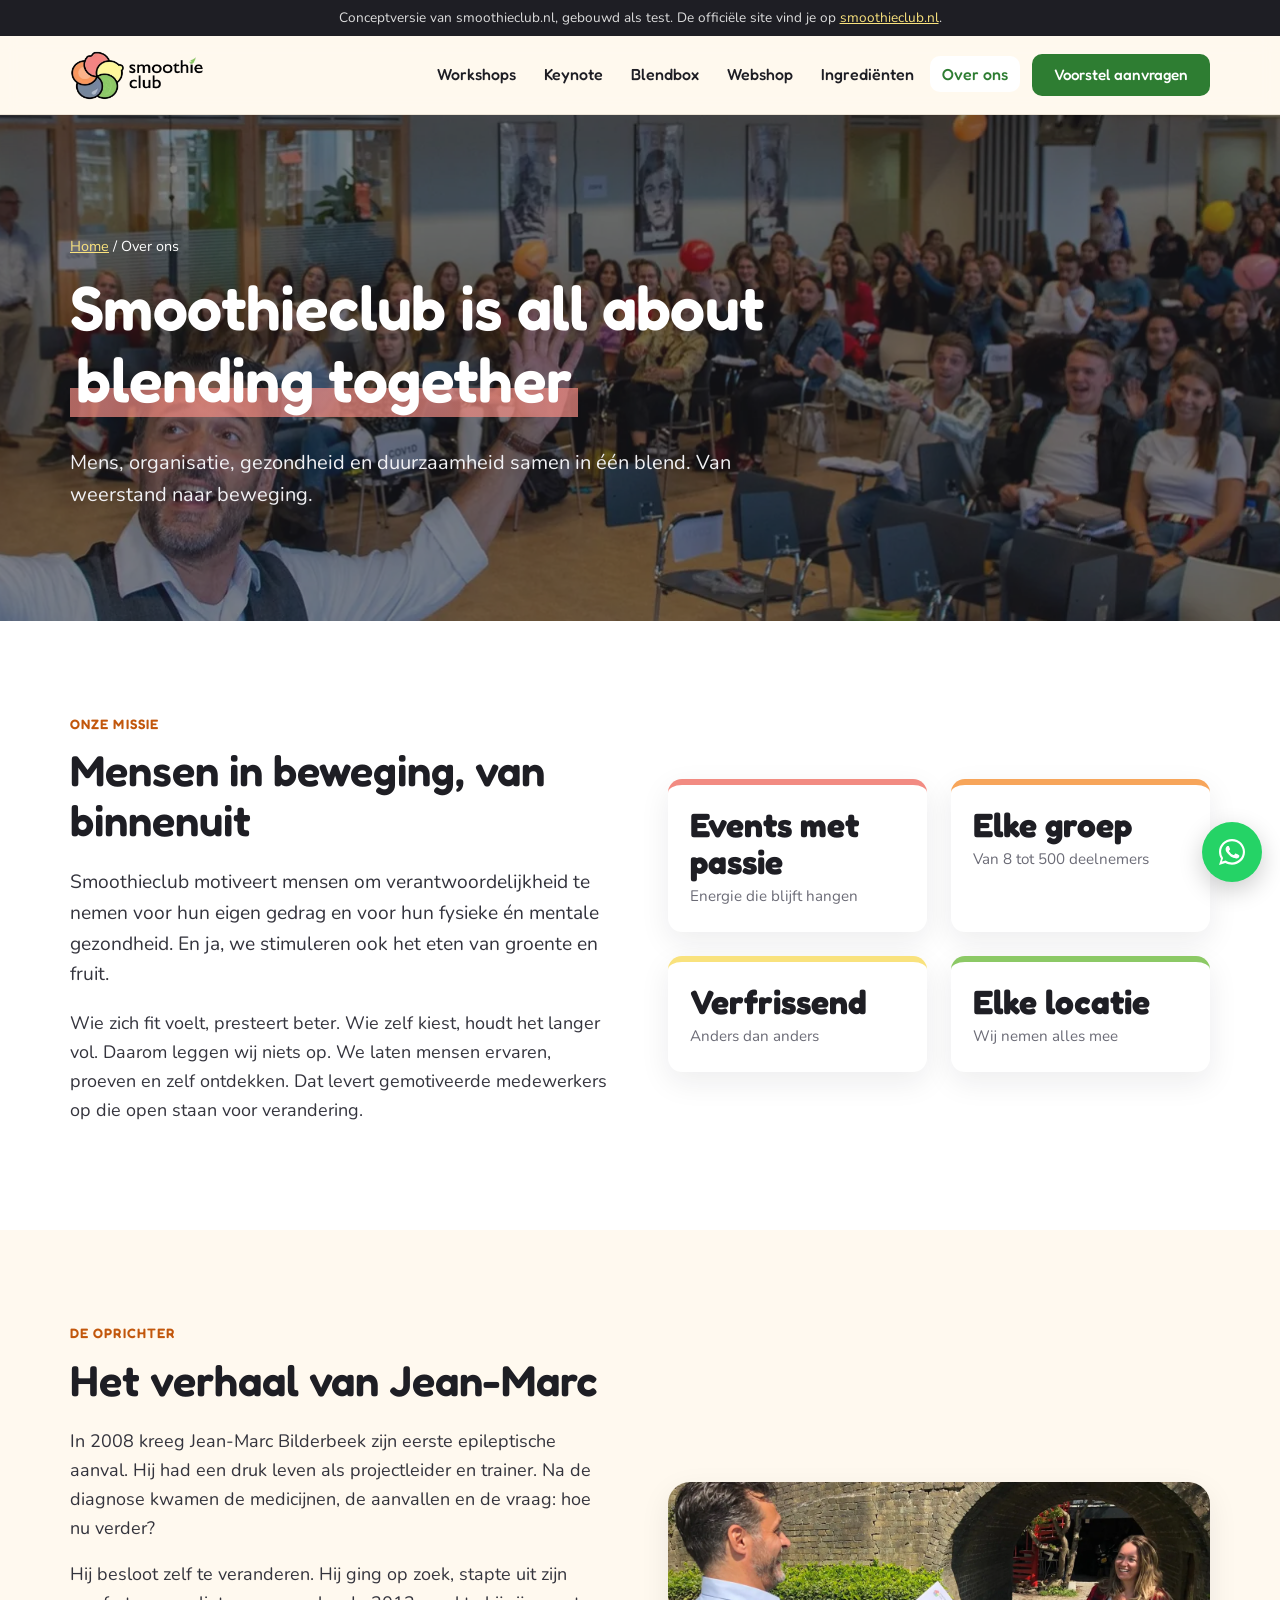
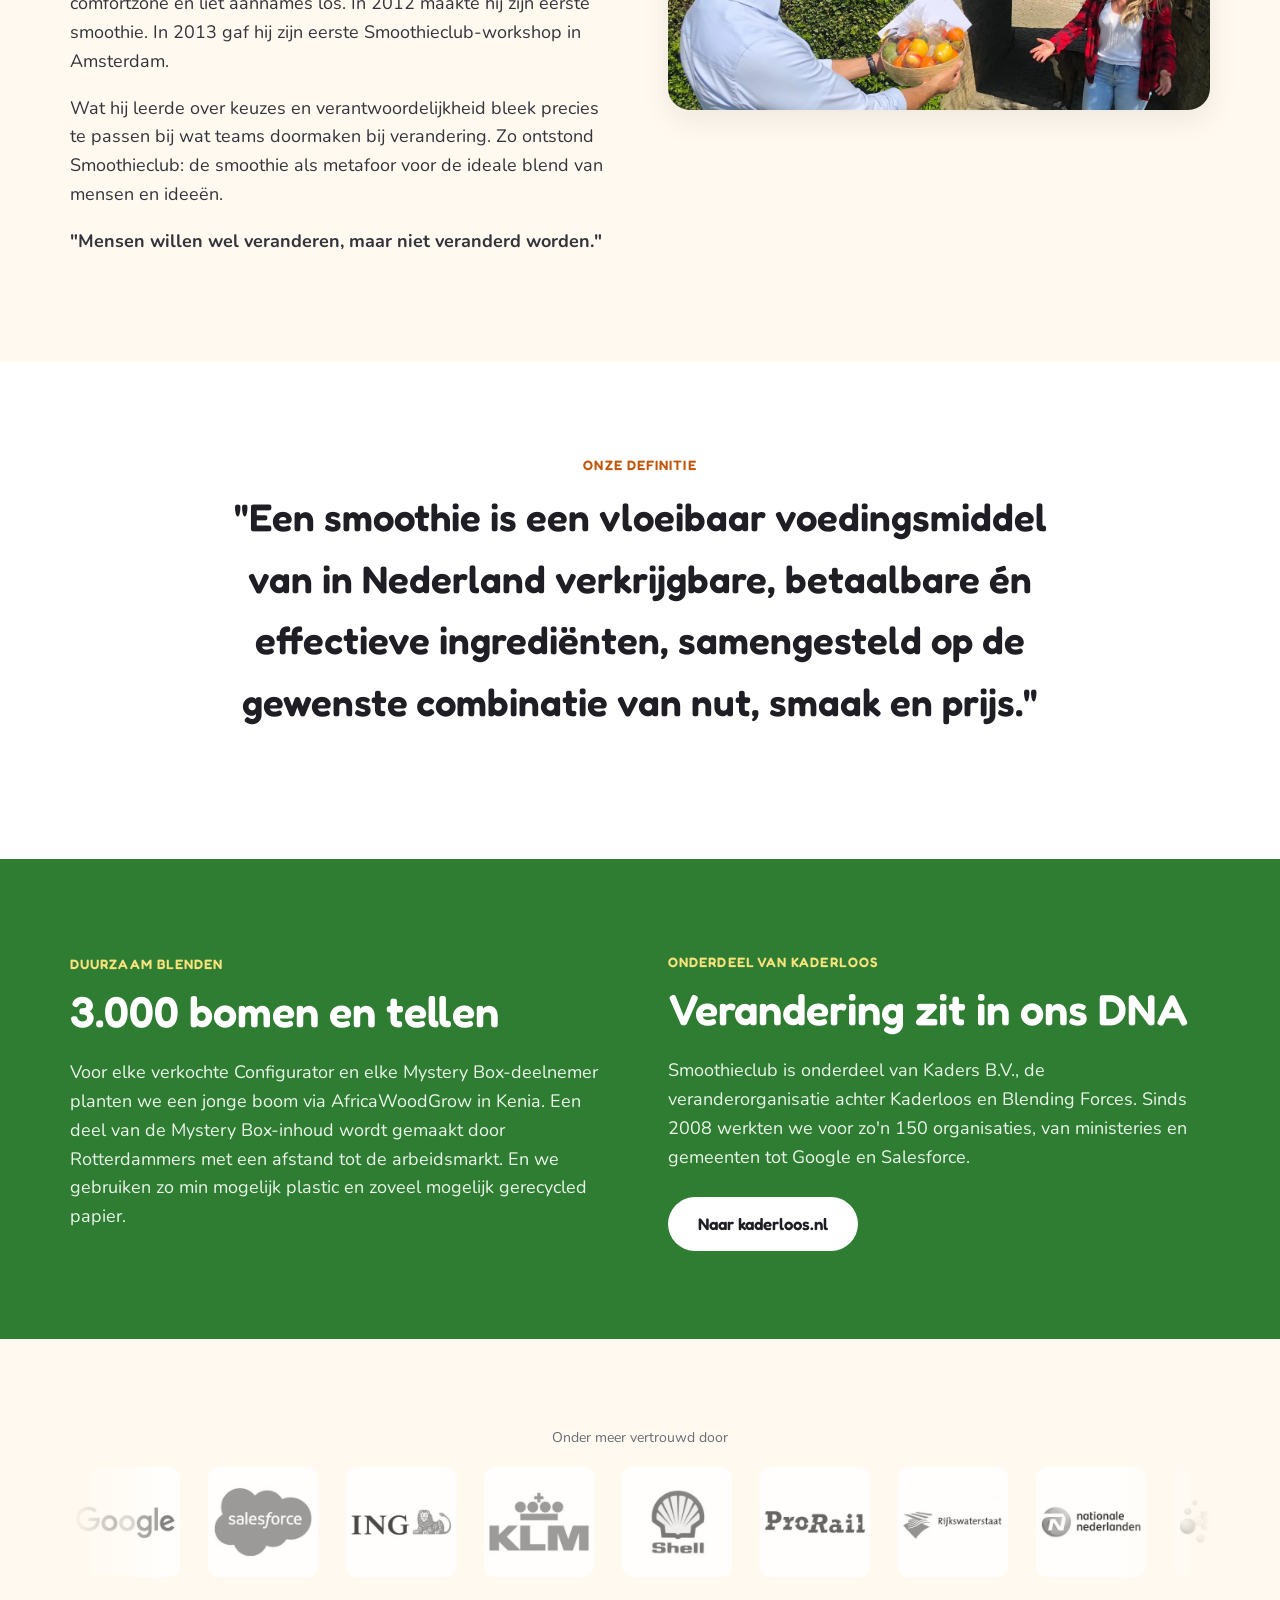
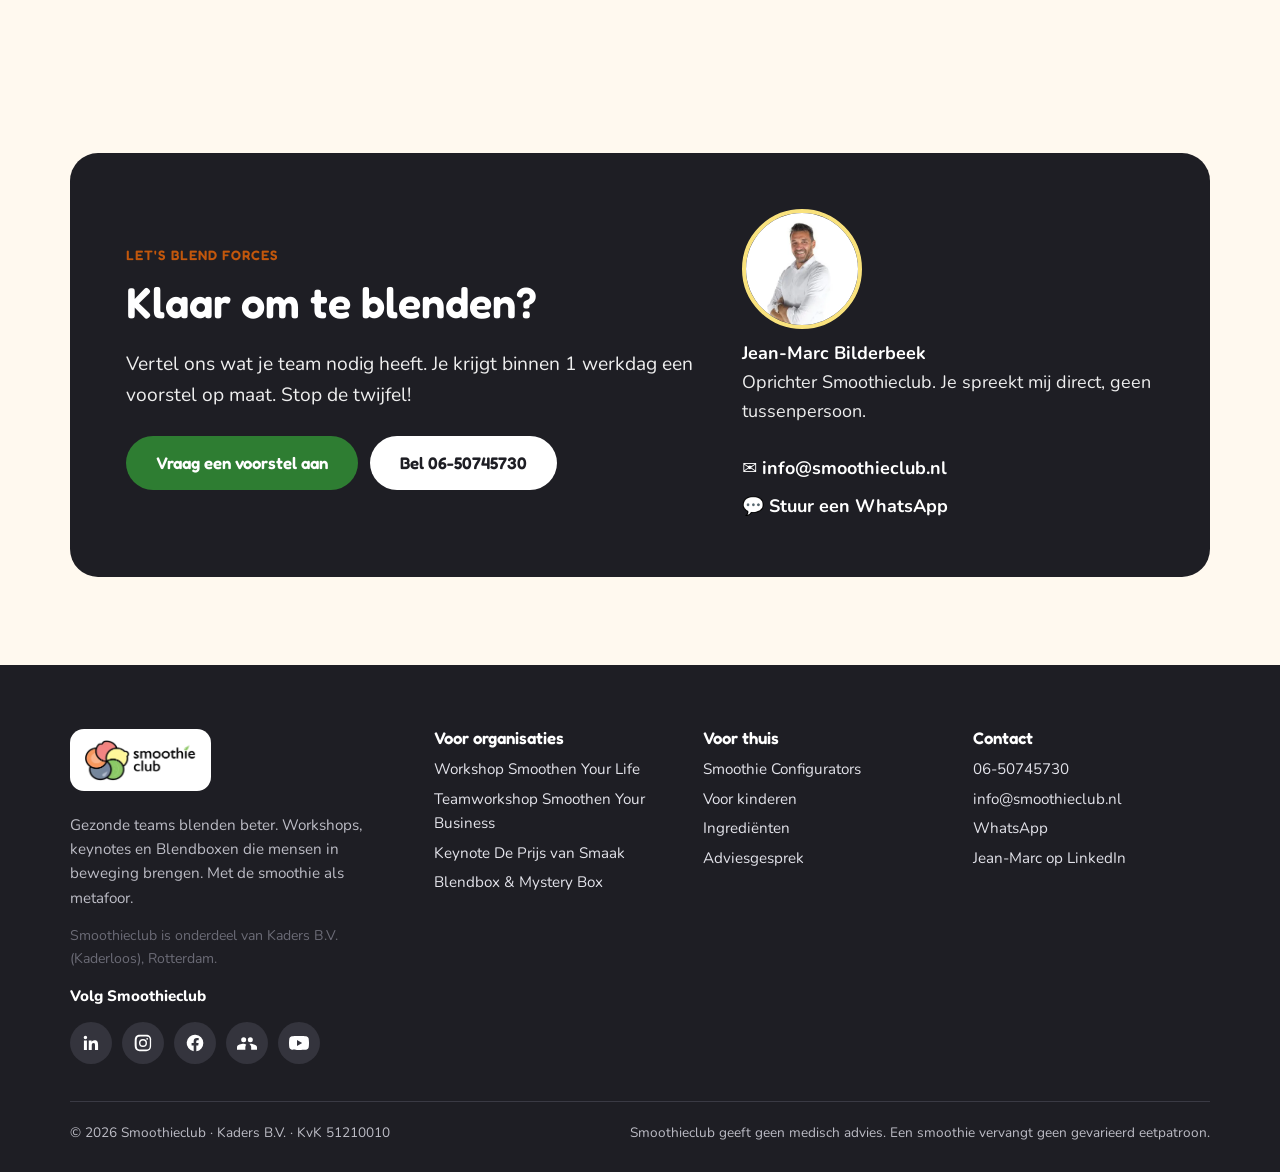
<file: over.html>
<!doctype html>
<html lang="nl">
<head>
<meta charset="utf-8">
<meta name="viewport" content="width=device-width,initial-scale=1">
<title>Over Smoothieclub en oprichter Jean-Marc Bilderbeek</title>
<meta name="description" content="Smoothieclub motiveert mensen en teams om verantwoordelijkheid te nemen voor gedrag en gezondheid. Het verhaal van oprichter Jean-Marc Bilderbeek en onze missie.">
<meta name="robots" content="noindex,nofollow">
<meta property="og:title" content="Over Smoothieclub en oprichter Jean-Marc Bilderbeek">
<meta property="og:description" content="Smoothieclub motiveert mensen en teams om verantwoordelijkheid te nemen voor gedrag en gezondheid. Het verhaal van oprichter Jean-Marc Bilderbeek en onze missie.">
<meta property="og:image" content="assets/img/hero-team.webp">
<meta property="og:locale" content="nl_NL">
<meta name="theme-color" content="#FFF9EF">
<link rel="icon" href="favicon.png">
<link rel="apple-touch-icon" href="apple-touch-icon.png">
<link rel="preconnect" href="https://fonts.googleapis.com">
<link rel="preconnect" href="https://fonts.gstatic.com" crossorigin>
<link href="https://fonts.googleapis.com/css2?family=Fredoka:wght@500;600&family=Nunito:wght@400;700;800&display=swap" rel="stylesheet">
<link rel="stylesheet" href="assets/css/style.css">
<script type="application/ld+json">{"@context": "https://schema.org", "@type": "Organization", "name": "Smoothieclub", "url": "https://www.smoothieclub.nl", "logo": "assets/img/logo.webp", "email": "info@smoothieclub.nl", "telephone": "+31650745730", "foundingDate": "2013", "founder": {"@type": "Person", "name": "Jean-Marc Bilderbeek"}, "parentOrganization": {"@type": "Organization", "name": "Kaders B.V."}, "address": {"@type": "PostalAddress", "addressLocality": "Rotterdam", "addressCountry": "NL"}, "sameAs": ["https://www.linkedin.com/company/smoothieclub/", "https://www.instagram.com/smoothieclub/", "https://www.facebook.com/smoothieclub", "https://www.facebook.com/groups/493784564004776", "https://www.youtube.com/channel/UCpndQ3--uPgfoFt1ceTe8Ew/"]}</script>
</head>
<body>
<a class="skip" href="#inhoud">Naar de inhoud</a>
<div class="conceptbalk">Conceptversie van smoothieclub.nl, gebouwd als test. De officiële site vind je op <a href="https://www.smoothieclub.nl">smoothieclub.nl</a>.</div>
<header class="kop">
  <div class="wrap">
    <a class="logo" href="index.html" aria-label="Smoothieclub, naar de homepage"><img src="assets/img/logo.webp" alt="Smoothieclub" width="480" height="178"></a>
    <button class="hamburger" aria-label="Menu" aria-expanded="false" aria-controls="menu"><span></span><span></span><span></span></button>
    <ul class="menu" id="menu">
      <li><a href="workshops.html">Workshops</a></li>
<li><a href="keynote.html">Keynote</a></li>
<li><a href="blendbox.html">Blendbox</a></li>
<li><a href="webshop.html">Webshop</a></li>
<li><a href="ingredienten.html">Ingrediënten</a></li>
<li><a href="over.html" aria-current=page>Over ons</a></li>
      <li><a class="knop primair klein" href="contact.html">Voorstel aanvragen</a></li>
    </ul>
  </div>
</header>
<main id="inhoud">

<section class="pagina-hero">
  <img class="bg" src="assets/img/hero-event.webp" alt="" fetchpriority="high">
  <div class="wrap">
    <div class="kruimel"><a href="index.html">Home</a> / Over ons</div>
    <h1>Smoothieclub is all about <span class="markeer">blending together</span></h1>
    <p>Mens, organisatie, gezondheid en duurzaamheid samen in één blend. Van weerstand naar beweging.</p>
  </div>
</section>

<section class="sectie wit">
  <div class="wrap split">
    <div class="reveal">
      <span class="kicker">Onze missie</span>
      <h2>Mensen in beweging, van binnenuit</h2>
      <p class="intro">Smoothieclub motiveert mensen om verantwoordelijkheid te nemen voor hun eigen gedrag en voor hun fysieke én mentale gezondheid. En ja, we stimuleren ook het eten van groente en fruit.</p>
      <p>Wie zich fit voelt, presteert beter. Wie zelf kiest, houdt het langer vol. Daarom leggen wij niets op. We laten mensen ervaren, proeven en zelf ontdekken. Dat levert gemotiveerde medewerkers op die open staan voor verandering.</p>
    </div>
    <div class="reveal">
      <div class="raster r2">
        <div class="feit" style="--c:var(--roze)"><strong>Events met passie</strong><span>Energie die blijft hangen</span></div>
        <div class="feit" style="--c:var(--oranje)"><strong>Elke groep</strong><span>Van 8 tot 500 deelnemers</span></div>
        <div class="feit" style="--c:var(--geel)"><strong>Verfrissend</strong><span>Anders dan anders</span></div>
        <div class="feit" style="--c:var(--groen)"><strong>Elke locatie</strong><span>Wij nemen alles mee</span></div>
      </div>
    </div>
  </div>
</section>

<section class="sectie">
  <div class="wrap split omgekeerd">
    <div class="reveal"><img class="foto" src="assets/img/jm-pepers.webp" alt="Jean-Marc Bilderbeek" loading="lazy"></div>
    <div class="reveal">
      <span class="kicker">De oprichter</span>
      <h2>Het verhaal van Jean-Marc</h2>
      <p>In 2008 kreeg Jean-Marc Bilderbeek zijn eerste epileptische aanval. Hij had een druk leven als projectleider en trainer. Na de diagnose kwamen de medicijnen, de aanvallen en de vraag: hoe nu verder?</p>
      <p>Hij besloot zelf te veranderen. Hij ging op zoek, stapte uit zijn comfortzone en liet aannames los. In 2012 maakte hij zijn eerste smoothie. In 2013 gaf hij zijn eerste Smoothieclub-workshop in Amsterdam.</p>
      <p>Wat hij leerde over keuzes en verantwoordelijkheid bleek precies te passen bij wat teams doormaken bij verandering. Zo ontstond Smoothieclub: de smoothie als metafoor voor de ideale blend van mensen en ideeën.</p>
      <p><strong>"Mensen willen wel veranderen, maar niet veranderd worden."</strong></p>
    </div>
  </div>
</section>

<section class="sectie wit">
  <div class="wrap" style="max-width:900px">
    <div class="center"><span class="kicker">Onze definitie</span>
      <p class="slogan">"Een smoothie is een vloeibaar voedingsmiddel van in Nederland verkrijgbare, betaalbare én effectieve ingrediënten, samengesteld op de gewenste combinatie van nut, smaak en prijs."</p>
    </div>
  </div>
</section>

<section class="sectie groen">
  <div class="wrap split">
    <div class="reveal">
      <span class="kicker">Duurzaam blenden</span>
      <h2>3.000 bomen en tellen</h2>
      <p>Voor elke verkochte Configurator en elke Mystery Box-deelnemer planten we een jonge boom via AfricaWoodGrow in Kenia. Een deel van de Mystery Box-inhoud wordt gemaakt door Rotterdammers met een afstand tot de arbeidsmarkt. En we gebruiken zo min mogelijk plastic en zoveel mogelijk gerecycled papier.</p>
    </div>
    <div class="reveal">
      <span class="kicker">Onderdeel van Kaderloos</span>
      <h2>Verandering zit in ons DNA</h2>
      <p>Smoothieclub is onderdeel van Kaders B.V., de veranderorganisatie achter Kaderloos en Blending Forces. Sinds 2008 werkten we voor zo'n 150 organisaties, van ministeries en gemeenten tot Google en Salesforce.</p>
      <div class="knoppen"><a class="knop licht" href="https://www.kaderloos.nl" rel="noopener">Naar kaderloos.nl</a></div>
    </div>
  </div>
</section>

<section class="sectie">
  <div class="wrap">
    <p class="center klein" style="margin-bottom:18px">Onder meer vertrouwd door</p>
    <div class="logos" aria-label="Organisaties waar wij voor werkten"><div class="rij"><img src="assets/img/klanten/google.webp" alt="Google" width="110" height="110" loading="lazy"><img src="assets/img/klanten/salesforce.webp" alt="Salesforce" width="110" height="110" loading="lazy"><img src="assets/img/klanten/ing.webp" alt="ING" width="110" height="110" loading="lazy"><img src="assets/img/klanten/klm.webp" alt="KLM" width="110" height="110" loading="lazy"><img src="assets/img/klanten/shell.webp" alt="Shell" width="110" height="110" loading="lazy"><img src="assets/img/klanten/prorail.webp" alt="Prorail" width="110" height="110" loading="lazy"><img src="assets/img/klanten/rws.webp" alt="Rijkswaterstaat" width="110" height="110" loading="lazy"><img src="assets/img/klanten/nn.webp" alt="Nationale-Nederlanden" width="110" height="110" loading="lazy"><img src="assets/img/klanten/eneco.webp" alt="Eneco" width="110" height="110" loading="lazy"><img src="assets/img/klanten/bosch.webp" alt="Bosch" width="110" height="110" loading="lazy"><img src="assets/img/klanten/cgi.webp" alt="CGI" width="110" height="110" loading="lazy"><img src="assets/img/klanten/sap.webp" alt="SAP" width="110" height="110" loading="lazy"><img src="assets/img/klanten/talpa.webp" alt="Talpa" width="110" height="110" loading="lazy"><img src="assets/img/klanten/atradius.webp" alt="Atradius" width="110" height="110" loading="lazy"><img src="assets/img/klanten/tedx.webp" alt="TEDx" width="110" height="110" loading="lazy"><img src="assets/img/klanten/fontys.webp" alt="Fontys" width="110" height="110" loading="lazy"><img src="assets/img/klanten/inholland.webp" alt="Inholland" width="110" height="110" loading="lazy"><img src="assets/img/klanten/gemeente-rotterdam.webp" alt="Gemeente Rotterdam" width="110" height="110" loading="lazy"><img src="assets/img/klanten/gemeente-delft.webp" alt="Gemeente Delft" width="110" height="110" loading="lazy"><img src="assets/img/klanten/nga.webp" alt="NGA" width="110" height="110" loading="lazy"><img src="assets/img/klanten/google.webp" aria-hidden=true alt="Google" width="110" height="110" loading="lazy"><img src="assets/img/klanten/salesforce.webp" aria-hidden=true alt="Salesforce" width="110" height="110" loading="lazy"><img src="assets/img/klanten/ing.webp" aria-hidden=true alt="ING" width="110" height="110" loading="lazy"><img src="assets/img/klanten/klm.webp" aria-hidden=true alt="KLM" width="110" height="110" loading="lazy"><img src="assets/img/klanten/shell.webp" aria-hidden=true alt="Shell" width="110" height="110" loading="lazy"><img src="assets/img/klanten/prorail.webp" aria-hidden=true alt="Prorail" width="110" height="110" loading="lazy"><img src="assets/img/klanten/rws.webp" aria-hidden=true alt="Rijkswaterstaat" width="110" height="110" loading="lazy"><img src="assets/img/klanten/nn.webp" aria-hidden=true alt="Nationale-Nederlanden" width="110" height="110" loading="lazy"><img src="assets/img/klanten/eneco.webp" aria-hidden=true alt="Eneco" width="110" height="110" loading="lazy"><img src="assets/img/klanten/bosch.webp" aria-hidden=true alt="Bosch" width="110" height="110" loading="lazy"><img src="assets/img/klanten/cgi.webp" aria-hidden=true alt="CGI" width="110" height="110" loading="lazy"><img src="assets/img/klanten/sap.webp" aria-hidden=true alt="SAP" width="110" height="110" loading="lazy"><img src="assets/img/klanten/talpa.webp" aria-hidden=true alt="Talpa" width="110" height="110" loading="lazy"><img src="assets/img/klanten/atradius.webp" aria-hidden=true alt="Atradius" width="110" height="110" loading="lazy"><img src="assets/img/klanten/tedx.webp" aria-hidden=true alt="TEDx" width="110" height="110" loading="lazy"><img src="assets/img/klanten/fontys.webp" aria-hidden=true alt="Fontys" width="110" height="110" loading="lazy"><img src="assets/img/klanten/inholland.webp" aria-hidden=true alt="Inholland" width="110" height="110" loading="lazy"><img src="assets/img/klanten/gemeente-rotterdam.webp" aria-hidden=true alt="Gemeente Rotterdam" width="110" height="110" loading="lazy"><img src="assets/img/klanten/gemeente-delft.webp" aria-hidden=true alt="Gemeente Delft" width="110" height="110" loading="lazy"><img src="assets/img/klanten/nga.webp" aria-hidden=true alt="NGA" width="110" height="110" loading="lazy"></div></div>
  </div>
</section>

<section class="sectie">
  <div class="wrap">
    <div class="cta-blok reveal">
      <div>
        <span class="kicker">Let's blend forces</span>
        <h2>Klaar om te blenden?</h2>
        <p class="intro">Vertel ons wat je team nodig heeft. Je krijgt binnen 1 werkdag een voorstel op maat. Stop de twijfel!</p>
        <div class="knoppen">
          <a class="knop primair" href="contact.html">Vraag een voorstel aan</a>
          <a class="knop licht" href="tel:+31650745730">Bel 06-50745730</a>
        </div>
      </div>
      <div class="contactregel">
        <img class="jm" src="assets/img/jm-portret.webp" alt="Jean-Marc Bilderbeek" width="300" height="300" loading="lazy">
        <p><strong style="color:#fff">Jean-Marc Bilderbeek</strong><br>Oprichter Smoothieclub. Je spreekt mij direct, geen tussenpersoon.</p>
        <a href="mailto:info@smoothieclub.nl">✉ info@smoothieclub.nl</a>
        <a href="https://wa.me/31650745730?text=Hoi%20Jean-Marc%2C%20ik%20heb%20een%20vraag%20over%20Smoothieclub" rel="noopener">💬 Stuur een WhatsApp</a>
      </div>
    </div>
  </div>
</section>

</main>
<footer class="voet">
  <div class="wrap">
    <div>
      <a class="logo-wit" href="index.html"><img src="assets/img/logo.webp" alt="Smoothieclub" width="480" height="178"></a>
      <p>Gezonde teams blenden beter. Workshops, keynotes en Blendboxen die mensen in beweging brengen. Met de smoothie als metafoor.</p>
      <p class="klein">Smoothieclub is onderdeel van Kaders B.V. (Kaderloos), Rotterdam.</p>
      <p style="margin:14px 0 8px;color:#fff;font-weight:800">Volg Smoothieclub</p>
      <ul class="social"><li><a href="https://www.linkedin.com/company/smoothieclub/" rel="noopener" target="_blank" aria-label="Smoothieclub op LinkedIn"><svg viewBox="0 0 24 24" aria-hidden="true"><path d="M20.4 20.5h-3.6v-5.6c0-1.3 0-3-1.8-3s-2.1 1.4-2.1 2.9v5.7H9.3V9h3.4v1.6h.1c.5-.9 1.6-1.8 3.4-1.8 3.6 0 4.3 2.4 4.3 5.5v6.2zM5.3 7.4a2.1 2.1 0 1 1 0-4.2 2.1 2.1 0 0 1 0 4.2zM7.1 20.5H3.5V9h3.6v11.5z"/></svg></a></li><li><a href="https://www.instagram.com/smoothieclub/" rel="noopener" target="_blank" aria-label="Smoothieclub op Instagram"><svg viewBox="0 0 24 24" aria-hidden="true"><path d="M12 7.2a4.8 4.8 0 1 0 0 9.6 4.8 4.8 0 0 0 0-9.6zm0 7.9a3.1 3.1 0 1 1 0-6.2 3.1 3.1 0 0 1 0 6.2zm6.1-8.1a1.1 1.1 0 1 1-2.2 0 1.1 1.1 0 0 1 2.2 0zM21.9 8c-.1-1.6-.4-3-1.6-4.2S17.6 2.2 16 2.1C14.4 2 9.6 2 8 2.1 6.4 2.2 5 2.5 3.8 3.7S2.2 6.4 2.1 8C2 9.6 2 14.4 2.1 16c.1 1.6.4 3 1.6 4.2s2.6 1.5 4.2 1.6c1.6.1 6.4.1 8 0 1.6-.1 3-.4 4.2-1.6s1.5-2.6 1.6-4.2c.1-1.6.1-6.4 0-8zm-2.1 9.7a3.2 3.2 0 0 1-1.8 1.8c-1.3.5-4.3.4-5.7.4s-4.4.1-5.7-.4a3.2 3.2 0 0 1-1.8-1.8c-.5-1.3-.4-4.3-.4-5.7s-.1-4.4.4-5.7A3.2 3.2 0 0 1 6.6 4.5c1.3-.5 4.3-.4 5.7-.4s4.4-.1 5.7.4a3.2 3.2 0 0 1 1.8 1.8c.5 1.3.4 4.3.4 5.7s.1 4.4-.4 5.7z"/></svg></a></li><li><a href="https://www.facebook.com/smoothieclub" rel="noopener" target="_blank" aria-label="Smoothieclub op Facebook"><svg viewBox="0 0 24 24" aria-hidden="true"><path d="M22 12a10 10 0 1 0-11.6 9.9v-7H7.9V12h2.5V9.8c0-2.5 1.5-3.9 3.8-3.9 1.1 0 2.2.2 2.2.2v2.5h-1.3c-1.2 0-1.6.8-1.6 1.6V12h2.8l-.4 2.9h-2.3v7A10 10 0 0 0 22 12z"/></svg></a></li><li><a href="https://www.facebook.com/groups/493784564004776" rel="noopener" target="_blank" aria-label="Smoothieclub op de Facebook-groep"><svg viewBox="0 0 24 24" aria-hidden="true"><path d="M16 11a3 3 0 1 0 0-6 3 3 0 0 0 0 6zm-8 0a3 3 0 1 0 0-6 3 3 0 0 0 0 6zm0 2c-2.7 0-8 1.3-8 4v3h10v-3c0-1.1.4-2.1 1.2-2.9A11 11 0 0 0 8 13zm8 0c-.3 0-.7 0-1.1.1 1.3.9 2.1 2.2 2.1 3.9v3h7v-3c0-2.7-5.3-4-8-4z"/></svg></a></li><li><a href="https://www.youtube.com/channel/UCpndQ3--uPgfoFt1ceTe8Ew/" rel="noopener" target="_blank" aria-label="Smoothieclub op YouTube"><svg viewBox="0 0 24 24" aria-hidden="true"><path d="M23.5 6.2a3 3 0 0 0-2.1-2.1C19.5 3.6 12 3.6 12 3.6s-7.5 0-9.4.5A3 3 0 0 0 .5 6.2 31 31 0 0 0 0 12a31 31 0 0 0 .5 5.8 3 3 0 0 0 2.1 2.1c1.9.5 9.4.5 9.4.5s7.5 0 9.4-.5a3 3 0 0 0 2.1-2.1A31 31 0 0 0 24 12a31 31 0 0 0-.5-5.8zM9.6 15.6V8.4l6.2 3.6-6.2 3.6z"/></svg></a></li></ul>
    </div>
    <div>
      <h4>Voor organisaties</h4>
      <ul>
        <li><a href="workshops.html#smoothen-your-life">Workshop Smoothen Your Life</a></li>
        <li><a href="workshops.html#teamworkshop">Teamworkshop Smoothen Your Business</a></li>
        <li><a href="keynote.html">Keynote De Prijs van Smaak</a></li>
        <li><a href="blendbox.html">Blendbox &amp; Mystery Box</a></li>
      </ul>
    </div>
    <div>
      <h4>Voor thuis</h4>
      <ul>
        <li><a href="webshop.html">Smoothie Configurators</a></li>
        <li><a href="webshop.html#kids">Voor kinderen</a></li>
        <li><a href="ingredienten.html">Ingrediënten</a></li>
        <li><a href="webshop.html#advies">Adviesgesprek</a></li>
      </ul>
    </div>
    <div>
      <h4>Contact</h4>
      <ul>
        <li><a href="tel:+31650745730">06-50745730</a></li>
        <li><a href="mailto:info@smoothieclub.nl">info@smoothieclub.nl</a></li>
        <li><a href="https://wa.me/31650745730?text=Hoi%20Jean-Marc%2C%20ik%20heb%20een%20vraag%20over%20Smoothieclub" rel="noopener">WhatsApp</a></li>
        <li><a href="https://www.linkedin.com/in/jmbilderbeek" rel="noopener">Jean-Marc op LinkedIn</a></li>
      </ul>
    </div>
    <div class="onder">
      <span>&copy; <span id="jaar">2026</span> Smoothieclub &middot; Kaders B.V. &middot; KvK 51210010</span>
      <span>Smoothieclub geeft geen medisch advies. Een smoothie vervangt geen gevarieerd eetpatroon.</span>
    </div>
  </div>
</footer>
<a class="whatsapp" href="https://wa.me/31650745730?text=Hoi%20Jean-Marc%2C%20ik%20heb%20een%20vraag%20over%20Smoothieclub" rel="noopener" aria-label="Stuur Jean-Marc een WhatsApp-bericht"><svg viewBox="0 0 32 32" aria-hidden="true"><path d="M16 3C8.8 3 3 8.7 3 15.8c0 2.5.7 4.9 2 7L3 29l6.4-2c2 1.1 4.3 1.7 6.6 1.7 7.2 0 13-5.7 13-12.8S23.2 3 16 3zm0 23.4c-2.1 0-4.1-.6-5.9-1.7l-.4-.3-3.8 1.2 1.2-3.7-.3-.4a10.4 10.4 0 0 1-1.7-5.7C5.1 9.9 10 5.2 16 5.2s10.9 4.7 10.9 10.6S22 26.4 16 26.4zm6-7.9c-.3-.2-1.9-1-2.2-1-.3-.1-.5-.2-.7.2l-1 1.2c-.2.2-.4.2-.7.1a8.8 8.8 0 0 1-4.4-3.8c-.3-.6.3-.5 1-1.7.1-.2 0-.4 0-.6l-1-2.4c-.3-.6-.5-.5-.7-.5h-.6c-.2 0-.6.1-.9.4-.3.3-1.2 1.1-1.2 2.8s1.2 3.2 1.4 3.4c.2.2 2.4 3.6 5.8 5 2.2.9 3 .9 4.1.8.7-.1 1.9-.8 2.2-1.5.3-.7.3-1.4.2-1.5-.1-.2-.3-.3-.6-.4z"/></svg></a>
<script src="assets/js/main.js" defer></script>
</body>
</html>
</file>
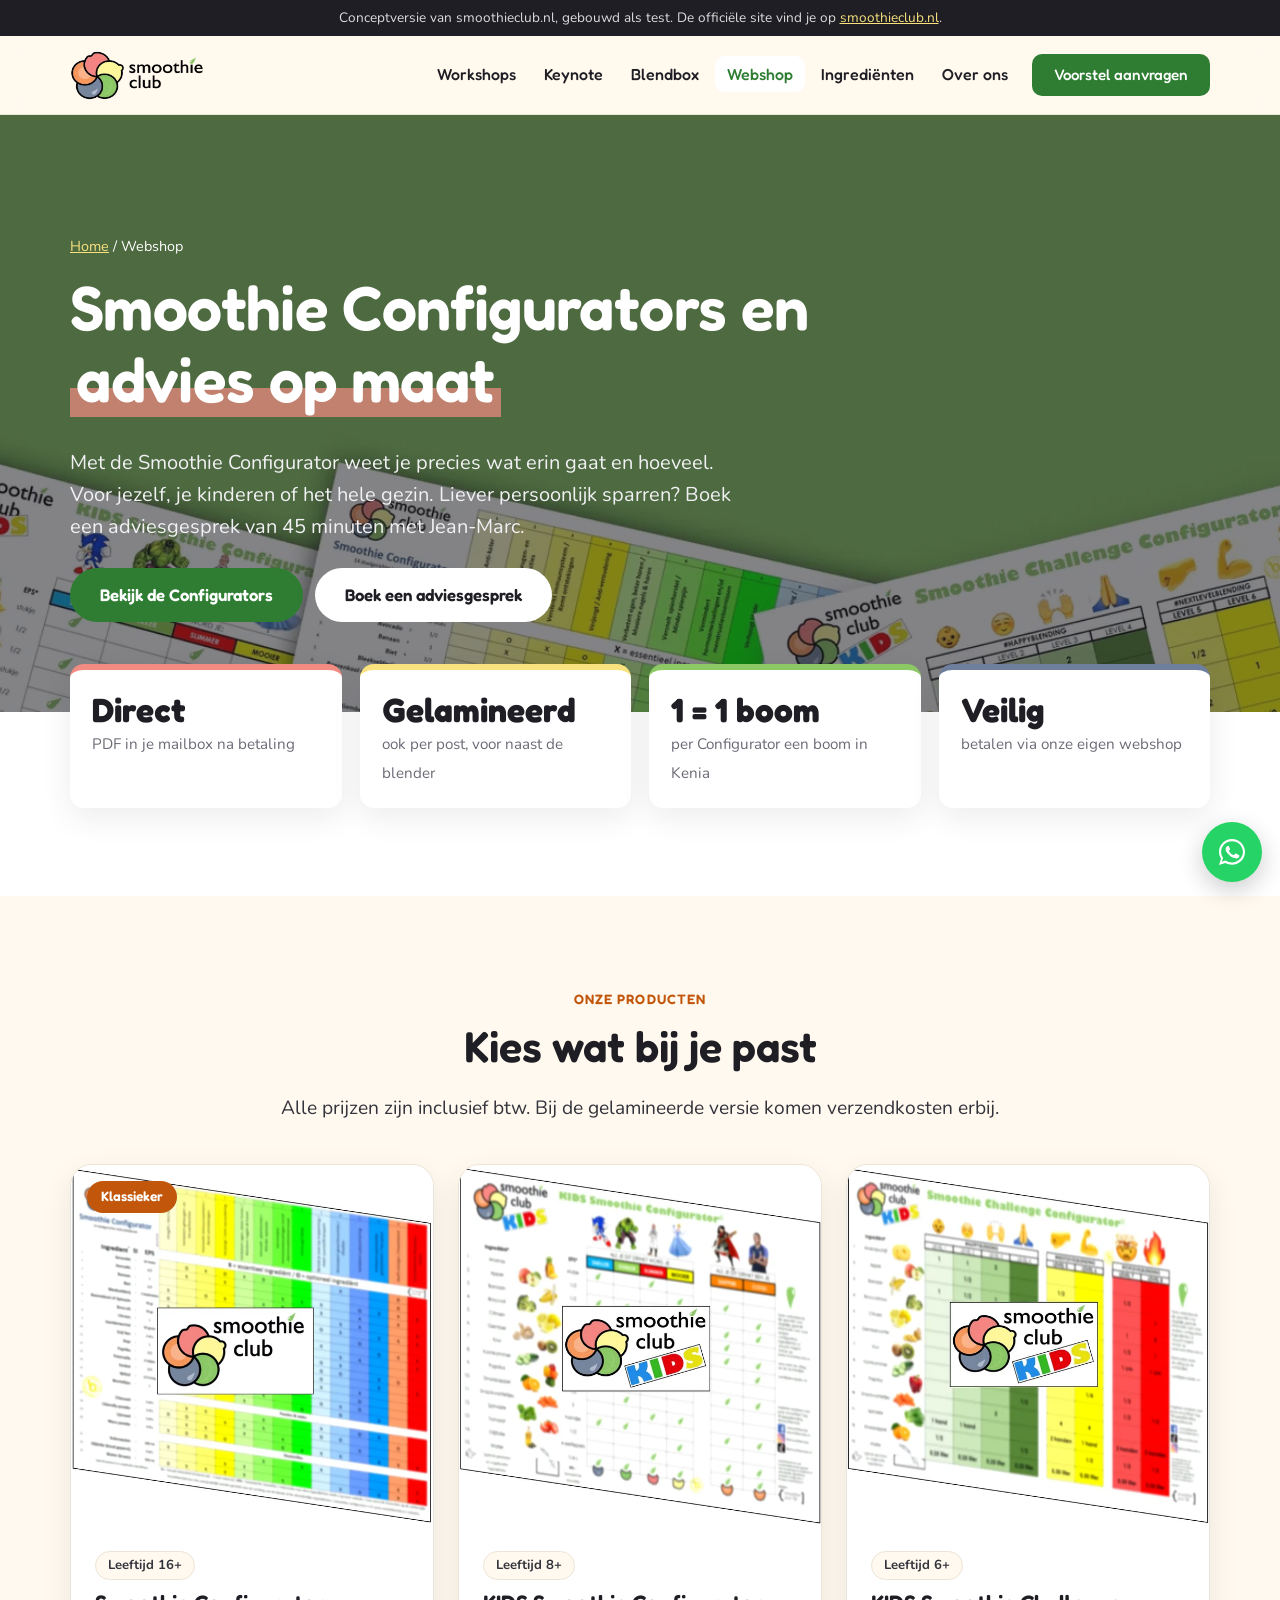
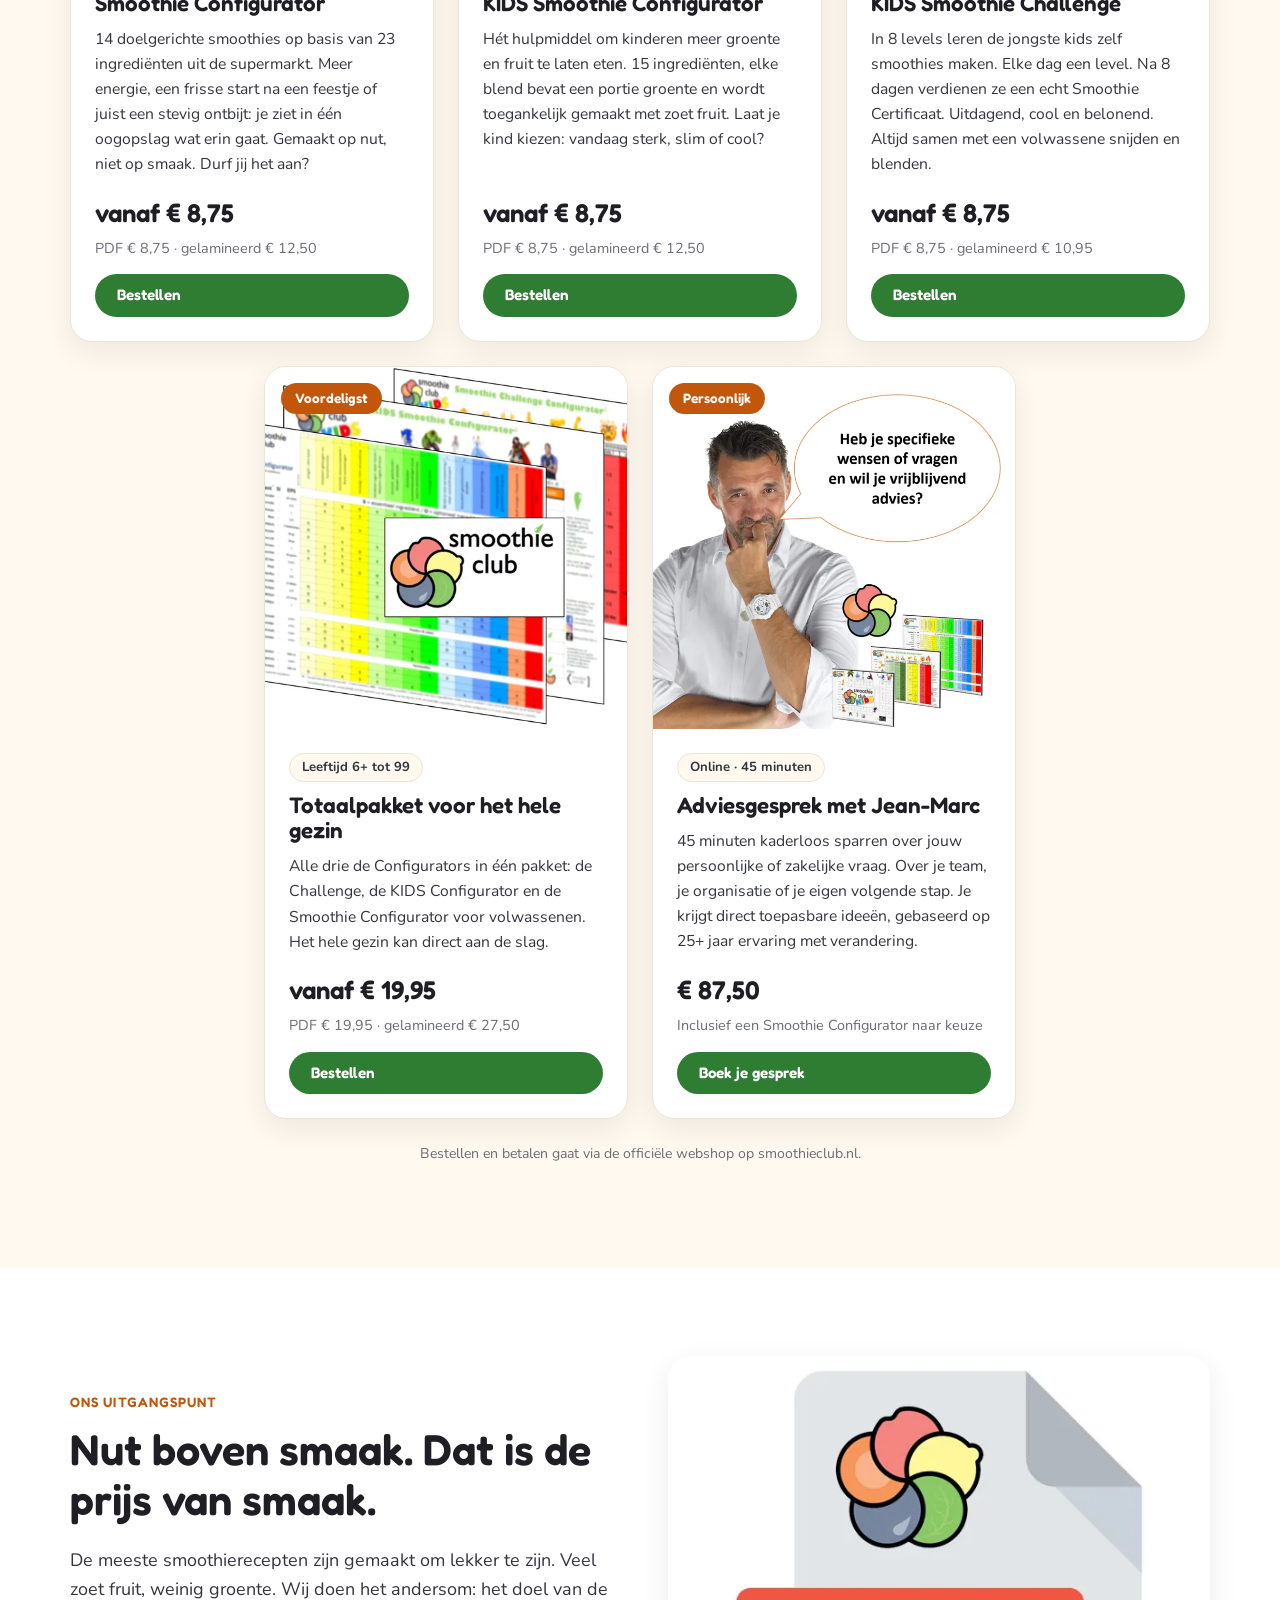
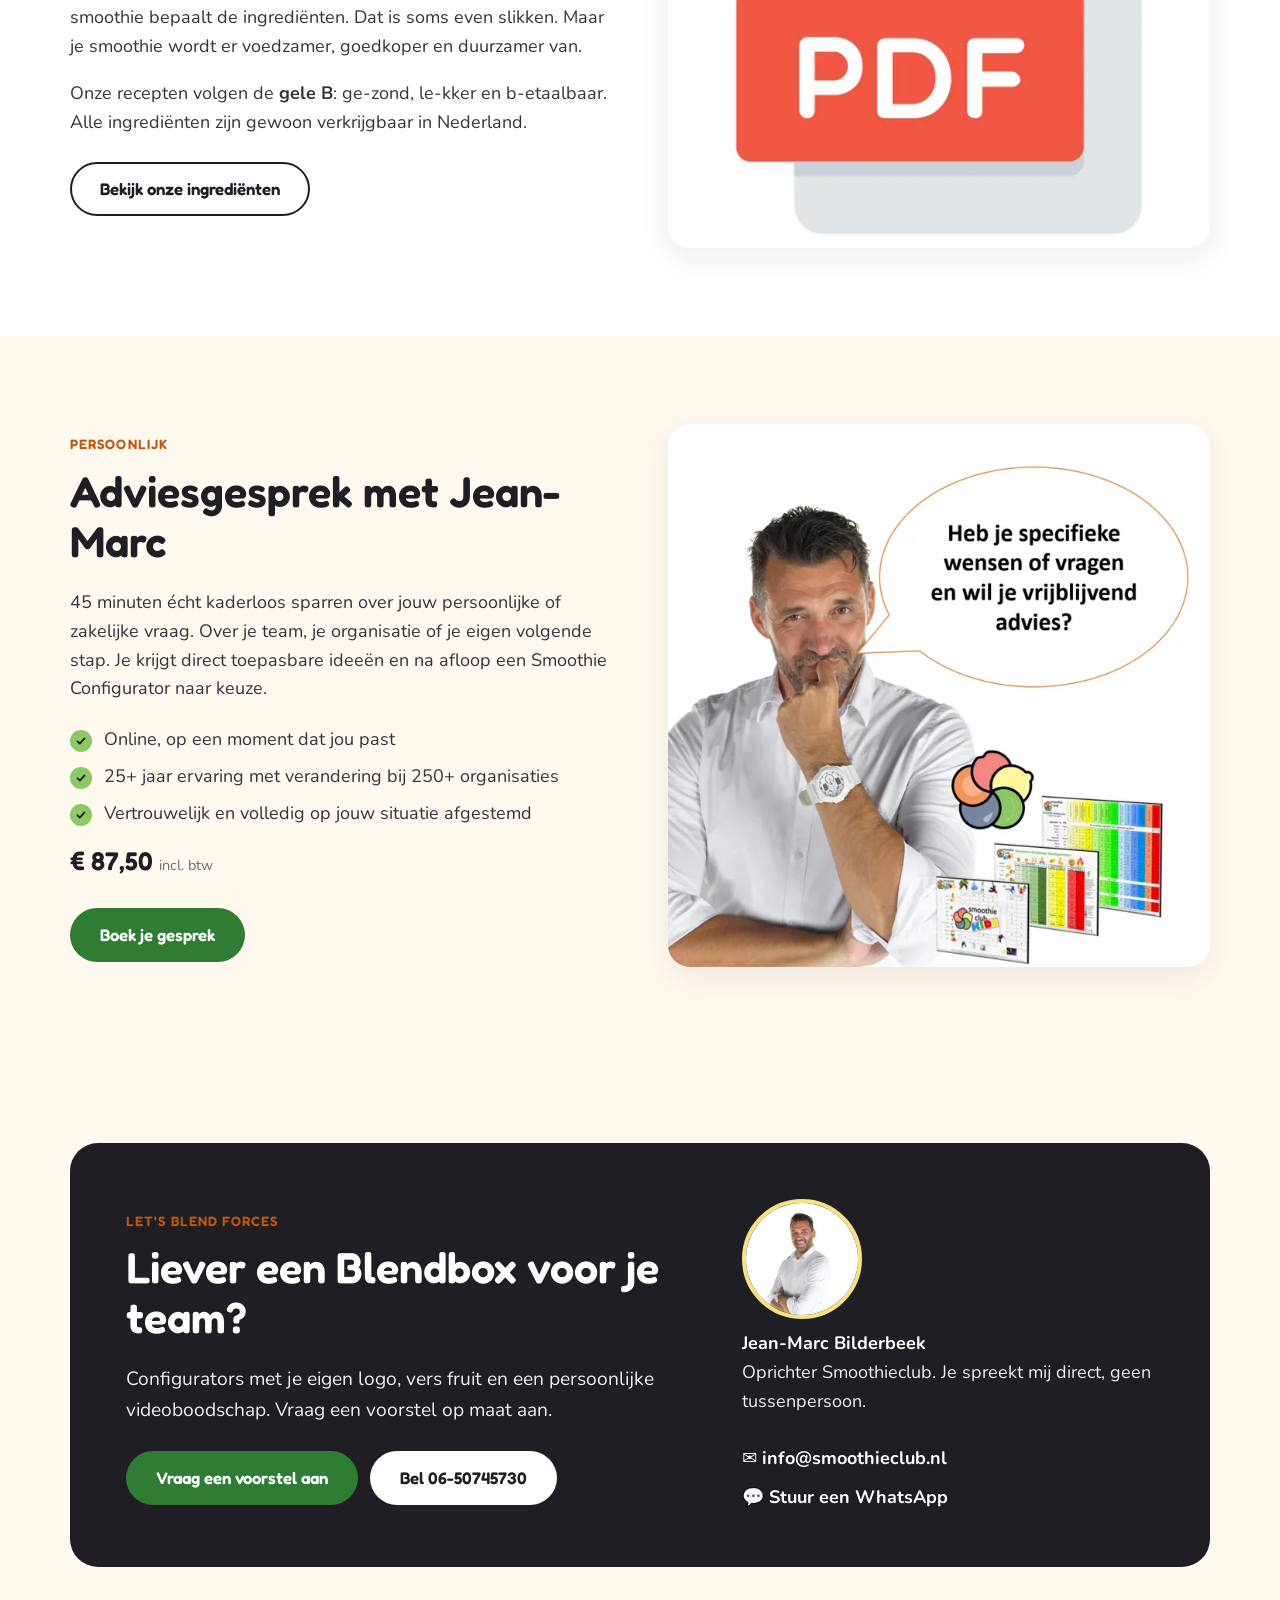
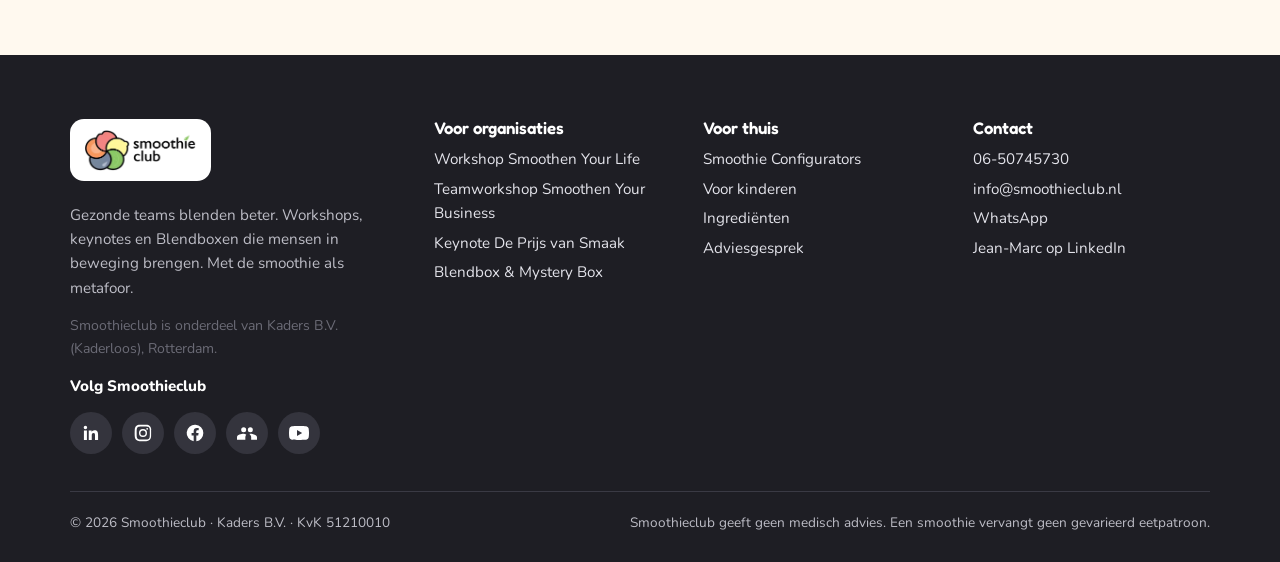
<file: webshop.html>
<!doctype html>
<html lang="nl">
<head>
<meta charset="utf-8">
<meta name="viewport" content="width=device-width,initial-scale=1">
<title>Webshop: Smoothie Configurators en adviesgesprek met Jean-Marc | Smoothieclub</title>
<meta name="description" content="Bestel de Smoothie Configurator, de KIDS Configurator, de Smoothie Challenge of het Totaalpakket, direct als PDF vanaf € 8,75. Of boek een adviesgesprek van 45 minuten met Jean-Marc Bilderbeek.">
<meta name="robots" content="noindex,nofollow">
<meta property="og:title" content="Webshop: Smoothie Configurators en adviesgesprek met Jean-Marc | Smoothieclub">
<meta property="og:description" content="Bestel de Smoothie Configurator, de KIDS Configurator, de Smoothie Challenge of het Totaalpakket, direct als PDF vanaf € 8,75. Of boek een adviesgesprek van 45 minuten met Jean-Marc Bilderbeek.">
<meta property="og:image" content="assets/img/hero-team.webp">
<meta property="og:locale" content="nl_NL">
<meta name="theme-color" content="#FFF9EF">
<link rel="icon" href="favicon.png">
<link rel="apple-touch-icon" href="apple-touch-icon.png">
<link rel="preconnect" href="https://fonts.googleapis.com">
<link rel="preconnect" href="https://fonts.gstatic.com" crossorigin>
<link href="https://fonts.googleapis.com/css2?family=Fredoka:wght@500;600&family=Nunito:wght@400;700;800&display=swap" rel="stylesheet">
<link rel="stylesheet" href="assets/css/style.css">
<script type="application/ld+json">[{"@context": "https://schema.org", "@type": "Organization", "name": "Smoothieclub", "url": "https://www.smoothieclub.nl", "logo": "assets/img/logo.webp", "email": "info@smoothieclub.nl", "telephone": "+31650745730", "foundingDate": "2013", "founder": {"@type": "Person", "name": "Jean-Marc Bilderbeek"}, "parentOrganization": {"@type": "Organization", "name": "Kaders B.V."}, "address": {"@type": "PostalAddress", "addressLocality": "Rotterdam", "addressCountry": "NL"}, "sameAs": ["https://www.linkedin.com/company/smoothieclub/", "https://www.instagram.com/smoothieclub/", "https://www.facebook.com/smoothieclub", "https://www.facebook.com/groups/493784564004776", "https://www.youtube.com/channel/UCpndQ3--uPgfoFt1ceTe8Ew/"]}, {"@context": "https://schema.org", "@type": "Product", "name": "Smoothie Configurator", "image": "assets/img/p-configurator.webp", "brand": "Smoothieclub", "offers": {"@type": "Offer", "priceCurrency": "EUR", "price": "8.75", "url": "https://www.smoothieclub.nl/product/smoothie-configurator-nl/", "availability": "https://schema.org/InStock"}}, {"@context": "https://schema.org", "@type": "Product", "name": "KIDS Smoothie Configurator", "image": "assets/img/p-kids.webp", "brand": "Smoothieclub", "offers": {"@type": "Offer", "priceCurrency": "EUR", "price": "8.75", "url": "https://www.smoothieclub.nl/product/kids-smoothie-configurator/", "availability": "https://schema.org/InStock"}}, {"@context": "https://schema.org", "@type": "Product", "name": "KIDS Smoothie Challenge", "image": "assets/img/p-challenge.webp", "brand": "Smoothieclub", "offers": {"@type": "Offer", "priceCurrency": "EUR", "price": "8.75", "url": "https://www.smoothieclub.nl/product/kids-smoothie-challenge/", "availability": "https://schema.org/InStock"}}, {"@context": "https://schema.org", "@type": "Product", "name": "Totaalpakket voor het hele gezin", "image": "assets/img/p-totaal.webp", "brand": "Smoothieclub", "offers": {"@type": "Offer", "priceCurrency": "EUR", "price": "19.95", "url": "https://www.smoothieclub.nl/product/smoothieclub-totaalpakket/", "availability": "https://schema.org/InStock"}}, {"@context": "https://schema.org", "@type": "Product", "name": "Adviesgesprek met Jean-Marc", "image": "assets/img/p-advies.webp", "brand": "Smoothieclub", "offers": {"@type": "Offer", "priceCurrency": "EUR", "price": "87.50", "url": "https://www.smoothieclub.nl/product/adviesgesprek/", "availability": "https://schema.org/InStock"}}]</script>
</head>
<body>
<a class="skip" href="#inhoud">Naar de inhoud</a>
<div class="conceptbalk">Conceptversie van smoothieclub.nl, gebouwd als test. De officiële site vind je op <a href="https://www.smoothieclub.nl">smoothieclub.nl</a>.</div>
<header class="kop">
  <div class="wrap">
    <a class="logo" href="index.html" aria-label="Smoothieclub, naar de homepage"><img src="assets/img/logo.webp" alt="Smoothieclub" width="480" height="178"></a>
    <button class="hamburger" aria-label="Menu" aria-expanded="false" aria-controls="menu"><span></span><span></span><span></span></button>
    <ul class="menu" id="menu">
      <li><a href="workshops.html">Workshops</a></li>
<li><a href="keynote.html">Keynote</a></li>
<li><a href="blendbox.html">Blendbox</a></li>
<li><a href="webshop.html" aria-current=page>Webshop</a></li>
<li><a href="ingredienten.html">Ingrediënten</a></li>
<li><a href="over.html">Over ons</a></li>
      <li><a class="knop primair klein" href="contact.html">Voorstel aanvragen</a></li>
    </ul>
  </div>
</header>
<main id="inhoud">

<section class="pagina-hero">
  <img class="bg" src="assets/img/configurators-banner.webp" alt="" fetchpriority="high">
  <div class="wrap">
    <div class="kruimel"><a href="index.html">Home</a> / Webshop</div>
    <h1>Smoothie Configurators en <span class="markeer">advies op maat</span></h1>
    <p>Met de Smoothie Configurator weet je precies wat erin gaat en hoeveel. Voor jezelf, je kinderen of het hele gezin. Liever persoonlijk sparren? Boek een adviesgesprek van 45 minuten met Jean-Marc.</p>
    <div class="knoppen"><a class="knop primair" href="#producten">Bekijk de Configurators</a><a class="knop licht" href="#advies">Boek een adviesgesprek</a></div>
  </div>
</section>

<section class="sectie wit" style="padding-top:0">
  <div class="wrap">
    <div class="feiten">
      <div class="feit" style="--c:var(--roze)"><strong>Direct</strong><span>PDF in je mailbox na betaling</span></div>
      <div class="feit" style="--c:var(--geel)"><strong>Gelamineerd</strong><span>ook per post, voor naast de blender</span></div>
      <div class="feit" style="--c:var(--groen)"><strong>1 = 1 boom</strong><span>per Configurator een boom in Kenia</span></div>
      <div class="feit" style="--c:var(--blauw)"><strong>Veilig</strong><span>betalen via onze eigen webshop</span></div>
    </div>
  </div>
</section>

<section class="sectie" id="producten">
  <div class="wrap">
    <div class="center" style="margin-bottom:40px">
      <span class="kicker">Onze producten</span>
      <h2>Kies wat bij je past</h2>
      <p class="intro">Alle prijzen zijn inclusief btw. Bij de gelamineerde versie komen verzendkosten erbij.</p>
    </div>
    <div class="producten">
      <article class="product reveal">
        <span class="lint">Klassieker</span>
        <img src="assets/img/p-configurator.webp" alt="Smoothie Configurator" loading="lazy" width="700" height="700">
        <div class="in">
          <span class="label" style="align-self:flex-start;margin-bottom:10px">Leeftijd 16+</span>
          <h3>Smoothie Configurator</h3>
          <p>14 doelgerichte smoothies op basis van 23 ingrediënten uit de supermarkt. Meer energie, een frisse start na een feestje of juist een stevig ontbijt: je ziet in één oogopslag wat erin gaat. Gemaakt op nut, niet op smaak. Durf jij het aan?</p>
          <div class="prijs">vanaf € 8,75</div>
          <div class="varianten">PDF € 8,75 · gelamineerd € 12,50</div>
          <a class="knop primair klein" href="https://www.smoothieclub.nl/product/smoothie-configurator-nl/" rel="noopener">Bestellen</a>
        </div>
      </article>
      <article class="product reveal" id="kids">
        
        <img src="assets/img/p-kids.webp" alt="KIDS Smoothie Configurator" loading="lazy" width="700" height="700">
        <div class="in">
          <span class="label" style="align-self:flex-start;margin-bottom:10px">Leeftijd 8+</span>
          <h3>KIDS Smoothie Configurator</h3>
          <p>Hét hulpmiddel om kinderen meer groente en fruit te laten eten. 15 ingrediënten, elke blend bevat een portie groente en wordt toegankelijk gemaakt met zoet fruit. Laat je kind kiezen: vandaag sterk, slim of cool?</p>
          <div class="prijs">vanaf € 8,75</div>
          <div class="varianten">PDF € 8,75 · gelamineerd € 12,50</div>
          <a class="knop primair klein" href="https://www.smoothieclub.nl/product/kids-smoothie-configurator/" rel="noopener">Bestellen</a>
        </div>
      </article>
      <article class="product reveal">
        
        <img src="assets/img/p-challenge.webp" alt="KIDS Smoothie Challenge" loading="lazy" width="700" height="700">
        <div class="in">
          <span class="label" style="align-self:flex-start;margin-bottom:10px">Leeftijd 6+</span>
          <h3>KIDS Smoothie Challenge</h3>
          <p>In 8 levels leren de jongste kids zelf smoothies maken. Elke dag een level. Na 8 dagen verdienen ze een echt Smoothie Certificaat. Uitdagend, cool en belonend. Altijd samen met een volwassene snijden en blenden.</p>
          <div class="prijs">vanaf € 8,75</div>
          <div class="varianten">PDF € 8,75 · gelamineerd € 10,95</div>
          <a class="knop primair klein" href="https://www.smoothieclub.nl/product/kids-smoothie-challenge/" rel="noopener">Bestellen</a>
        </div>
      </article>
      <article class="product reveal">
        <span class="lint">Voordeligst</span>
        <img src="assets/img/p-totaal.webp" alt="Totaalpakket voor het hele gezin" loading="lazy" width="700" height="700">
        <div class="in">
          <span class="label" style="align-self:flex-start;margin-bottom:10px">Leeftijd 6+ tot 99</span>
          <h3>Totaalpakket voor het hele gezin</h3>
          <p>Alle drie de Configurators in één pakket: de Challenge, de KIDS Configurator en de Smoothie Configurator voor volwassenen. Het hele gezin kan direct aan de slag.</p>
          <div class="prijs">vanaf € 19,95</div>
          <div class="varianten">PDF € 19,95 · gelamineerd € 27,50</div>
          <a class="knop primair klein" href="https://www.smoothieclub.nl/product/smoothieclub-totaalpakket/" rel="noopener">Bestellen</a>
        </div>
      </article>
      <article class="product reveal">
        <span class="lint">Persoonlijk</span>
        <img src="assets/img/p-advies.webp" alt="Adviesgesprek met Jean-Marc" loading="lazy" width="700" height="700">
        <div class="in">
          <span class="label" style="align-self:flex-start;margin-bottom:10px">Online · 45 minuten</span>
          <h3>Adviesgesprek met Jean-Marc</h3>
          <p>45 minuten kaderloos sparren over jouw persoonlijke of zakelijke vraag. Over je team, je organisatie of je eigen volgende stap. Je krijgt direct toepasbare ideeën, gebaseerd op 25+ jaar ervaring met verandering.</p>
          <div class="prijs">€ 87,50</div>
          <div class="varianten">Inclusief een Smoothie Configurator naar keuze</div>
          <a class="knop primair klein" href="https://www.smoothieclub.nl/product/adviesgesprek/" rel="noopener">Boek je gesprek</a>
        </div>
      </article></div>
    <p class="center klein" style="margin-top:24px">Bestellen en betalen gaat via de officiële webshop op smoothieclub.nl.</p>
  </div>
</section>

<section class="sectie wit">
  <div class="wrap split">
    <div class="reveal">
      <span class="kicker">Ons uitgangspunt</span>
      <h2>Nut boven smaak. Dat is de prijs van smaak.</h2>
      <p>De meeste smoothierecepten zijn gemaakt om lekker te zijn. Veel zoet fruit, weinig groente. Wij doen het andersom: het doel van de smoothie bepaalt de ingrediënten. Dat is soms even slikken. Maar je smoothie wordt er voedzamer, goedkoper en duurzamer van.</p>
      <p>Onze recepten volgen de <strong>gele B</strong>: ge-zond, le-kker en b-etaalbaar. Alle ingrediënten zijn gewoon verkrijgbaar in Nederland.</p>
      <div class="knoppen"><a class="knop rand" href="ingredienten.html">Bekijk onze ingrediënten</a></div>
    </div>
    <div class="reveal"><img class="foto" src="assets/img/configurator-a4.webp" alt="De Smoothie Configurator: een kleurrijke tabel met ingrediënten en blends" loading="lazy"></div>
  </div>
</section>

<section class="sectie" id="advies">
  <div class="wrap split omgekeerd">
    <div class="reveal"><img class="foto" src="assets/img/p-advies.webp" alt="Jean-Marc met een tekstballon: heb je specifieke wensen of vragen?" loading="lazy"></div>
    <div class="reveal">
      <span class="kicker">Persoonlijk</span>
      <h2>Adviesgesprek met Jean-Marc</h2>
      <p>45 minuten écht kaderloos sparren over jouw persoonlijke of zakelijke vraag. Over je team, je organisatie of je eigen volgende stap. Je krijgt direct toepasbare ideeën en na afloop een Smoothie Configurator naar keuze.</p>
      <ul class="vink"><li>Online, op een moment dat jou past</li><li>25+ jaar ervaring met verandering bij 250+ organisaties</li><li>Vertrouwelijk en volledig op jouw situatie afgestemd</li></ul>
      <div class="prijs" style="margin-top:14px">€ 87,50 <small>incl. btw</small></div>
      <div class="knoppen"><a class="knop primair" href="https://www.smoothieclub.nl/product/adviesgesprek/" rel="noopener">Boek je gesprek</a></div>
    </div>
  </div>
</section>

<section class="sectie">
  <div class="wrap">
    <div class="cta-blok reveal">
      <div>
        <span class="kicker">Let's blend forces</span>
        <h2>Liever een Blendbox voor je team?</h2>
        <p class="intro">Configurators met je eigen logo, vers fruit en een persoonlijke videoboodschap. Vraag een voorstel op maat aan.</p>
        <div class="knoppen">
          <a class="knop primair" href="contact.html">Vraag een voorstel aan</a>
          <a class="knop licht" href="tel:+31650745730">Bel 06-50745730</a>
        </div>
      </div>
      <div class="contactregel">
        <img class="jm" src="assets/img/jm-portret.webp" alt="Jean-Marc Bilderbeek" width="300" height="300" loading="lazy">
        <p><strong style="color:#fff">Jean-Marc Bilderbeek</strong><br>Oprichter Smoothieclub. Je spreekt mij direct, geen tussenpersoon.</p>
        <a href="mailto:info@smoothieclub.nl">✉ info@smoothieclub.nl</a>
        <a href="https://wa.me/31650745730?text=Hoi%20Jean-Marc%2C%20ik%20heb%20een%20vraag%20over%20Smoothieclub" rel="noopener">💬 Stuur een WhatsApp</a>
      </div>
    </div>
  </div>
</section>

</main>
<footer class="voet">
  <div class="wrap">
    <div>
      <a class="logo-wit" href="index.html"><img src="assets/img/logo.webp" alt="Smoothieclub" width="480" height="178"></a>
      <p>Gezonde teams blenden beter. Workshops, keynotes en Blendboxen die mensen in beweging brengen. Met de smoothie als metafoor.</p>
      <p class="klein">Smoothieclub is onderdeel van Kaders B.V. (Kaderloos), Rotterdam.</p>
      <p style="margin:14px 0 8px;color:#fff;font-weight:800">Volg Smoothieclub</p>
      <ul class="social"><li><a href="https://www.linkedin.com/company/smoothieclub/" rel="noopener" target="_blank" aria-label="Smoothieclub op LinkedIn"><svg viewBox="0 0 24 24" aria-hidden="true"><path d="M20.4 20.5h-3.6v-5.6c0-1.3 0-3-1.8-3s-2.1 1.4-2.1 2.9v5.7H9.3V9h3.4v1.6h.1c.5-.9 1.6-1.8 3.4-1.8 3.6 0 4.3 2.4 4.3 5.5v6.2zM5.3 7.4a2.1 2.1 0 1 1 0-4.2 2.1 2.1 0 0 1 0 4.2zM7.1 20.5H3.5V9h3.6v11.5z"/></svg></a></li><li><a href="https://www.instagram.com/smoothieclub/" rel="noopener" target="_blank" aria-label="Smoothieclub op Instagram"><svg viewBox="0 0 24 24" aria-hidden="true"><path d="M12 7.2a4.8 4.8 0 1 0 0 9.6 4.8 4.8 0 0 0 0-9.6zm0 7.9a3.1 3.1 0 1 1 0-6.2 3.1 3.1 0 0 1 0 6.2zm6.1-8.1a1.1 1.1 0 1 1-2.2 0 1.1 1.1 0 0 1 2.2 0zM21.9 8c-.1-1.6-.4-3-1.6-4.2S17.6 2.2 16 2.1C14.4 2 9.6 2 8 2.1 6.4 2.2 5 2.5 3.8 3.7S2.2 6.4 2.1 8C2 9.6 2 14.4 2.1 16c.1 1.6.4 3 1.6 4.2s2.6 1.5 4.2 1.6c1.6.1 6.4.1 8 0 1.6-.1 3-.4 4.2-1.6s1.5-2.6 1.6-4.2c.1-1.6.1-6.4 0-8zm-2.1 9.7a3.2 3.2 0 0 1-1.8 1.8c-1.3.5-4.3.4-5.7.4s-4.4.1-5.7-.4a3.2 3.2 0 0 1-1.8-1.8c-.5-1.3-.4-4.3-.4-5.7s-.1-4.4.4-5.7A3.2 3.2 0 0 1 6.6 4.5c1.3-.5 4.3-.4 5.7-.4s4.4-.1 5.7.4a3.2 3.2 0 0 1 1.8 1.8c.5 1.3.4 4.3.4 5.7s.1 4.4-.4 5.7z"/></svg></a></li><li><a href="https://www.facebook.com/smoothieclub" rel="noopener" target="_blank" aria-label="Smoothieclub op Facebook"><svg viewBox="0 0 24 24" aria-hidden="true"><path d="M22 12a10 10 0 1 0-11.6 9.9v-7H7.9V12h2.5V9.8c0-2.5 1.5-3.9 3.8-3.9 1.1 0 2.2.2 2.2.2v2.5h-1.3c-1.2 0-1.6.8-1.6 1.6V12h2.8l-.4 2.9h-2.3v7A10 10 0 0 0 22 12z"/></svg></a></li><li><a href="https://www.facebook.com/groups/493784564004776" rel="noopener" target="_blank" aria-label="Smoothieclub op de Facebook-groep"><svg viewBox="0 0 24 24" aria-hidden="true"><path d="M16 11a3 3 0 1 0 0-6 3 3 0 0 0 0 6zm-8 0a3 3 0 1 0 0-6 3 3 0 0 0 0 6zm0 2c-2.7 0-8 1.3-8 4v3h10v-3c0-1.1.4-2.1 1.2-2.9A11 11 0 0 0 8 13zm8 0c-.3 0-.7 0-1.1.1 1.3.9 2.1 2.2 2.1 3.9v3h7v-3c0-2.7-5.3-4-8-4z"/></svg></a></li><li><a href="https://www.youtube.com/channel/UCpndQ3--uPgfoFt1ceTe8Ew/" rel="noopener" target="_blank" aria-label="Smoothieclub op YouTube"><svg viewBox="0 0 24 24" aria-hidden="true"><path d="M23.5 6.2a3 3 0 0 0-2.1-2.1C19.5 3.6 12 3.6 12 3.6s-7.5 0-9.4.5A3 3 0 0 0 .5 6.2 31 31 0 0 0 0 12a31 31 0 0 0 .5 5.8 3 3 0 0 0 2.1 2.1c1.9.5 9.4.5 9.4.5s7.5 0 9.4-.5a3 3 0 0 0 2.1-2.1A31 31 0 0 0 24 12a31 31 0 0 0-.5-5.8zM9.6 15.6V8.4l6.2 3.6-6.2 3.6z"/></svg></a></li></ul>
    </div>
    <div>
      <h4>Voor organisaties</h4>
      <ul>
        <li><a href="workshops.html#smoothen-your-life">Workshop Smoothen Your Life</a></li>
        <li><a href="workshops.html#teamworkshop">Teamworkshop Smoothen Your Business</a></li>
        <li><a href="keynote.html">Keynote De Prijs van Smaak</a></li>
        <li><a href="blendbox.html">Blendbox &amp; Mystery Box</a></li>
      </ul>
    </div>
    <div>
      <h4>Voor thuis</h4>
      <ul>
        <li><a href="webshop.html">Smoothie Configurators</a></li>
        <li><a href="webshop.html#kids">Voor kinderen</a></li>
        <li><a href="ingredienten.html">Ingrediënten</a></li>
        <li><a href="webshop.html#advies">Adviesgesprek</a></li>
      </ul>
    </div>
    <div>
      <h4>Contact</h4>
      <ul>
        <li><a href="tel:+31650745730">06-50745730</a></li>
        <li><a href="mailto:info@smoothieclub.nl">info@smoothieclub.nl</a></li>
        <li><a href="https://wa.me/31650745730?text=Hoi%20Jean-Marc%2C%20ik%20heb%20een%20vraag%20over%20Smoothieclub" rel="noopener">WhatsApp</a></li>
        <li><a href="https://www.linkedin.com/in/jmbilderbeek" rel="noopener">Jean-Marc op LinkedIn</a></li>
      </ul>
    </div>
    <div class="onder">
      <span>&copy; <span id="jaar">2026</span> Smoothieclub &middot; Kaders B.V. &middot; KvK 51210010</span>
      <span>Smoothieclub geeft geen medisch advies. Een smoothie vervangt geen gevarieerd eetpatroon.</span>
    </div>
  </div>
</footer>
<a class="whatsapp" href="https://wa.me/31650745730?text=Hoi%20Jean-Marc%2C%20ik%20heb%20een%20vraag%20over%20Smoothieclub" rel="noopener" aria-label="Stuur Jean-Marc een WhatsApp-bericht"><svg viewBox="0 0 32 32" aria-hidden="true"><path d="M16 3C8.8 3 3 8.7 3 15.8c0 2.5.7 4.9 2 7L3 29l6.4-2c2 1.1 4.3 1.7 6.6 1.7 7.2 0 13-5.7 13-12.8S23.2 3 16 3zm0 23.4c-2.1 0-4.1-.6-5.9-1.7l-.4-.3-3.8 1.2 1.2-3.7-.3-.4a10.4 10.4 0 0 1-1.7-5.7C5.1 9.9 10 5.2 16 5.2s10.9 4.7 10.9 10.6S22 26.4 16 26.4zm6-7.9c-.3-.2-1.9-1-2.2-1-.3-.1-.5-.2-.7.2l-1 1.2c-.2.2-.4.2-.7.1a8.8 8.8 0 0 1-4.4-3.8c-.3-.6.3-.5 1-1.7.1-.2 0-.4 0-.6l-1-2.4c-.3-.6-.5-.5-.7-.5h-.6c-.2 0-.6.1-.9.4-.3.3-1.2 1.1-1.2 2.8s1.2 3.2 1.4 3.4c.2.2 2.4 3.6 5.8 5 2.2.9 3 .9 4.1.8.7-.1 1.9-.8 2.2-1.5.3-.7.3-1.4.2-1.5-.1-.2-.3-.3-.6-.4z"/></svg></a>
<script src="assets/js/main.js" defer></script>
</body>
</html>
</file>
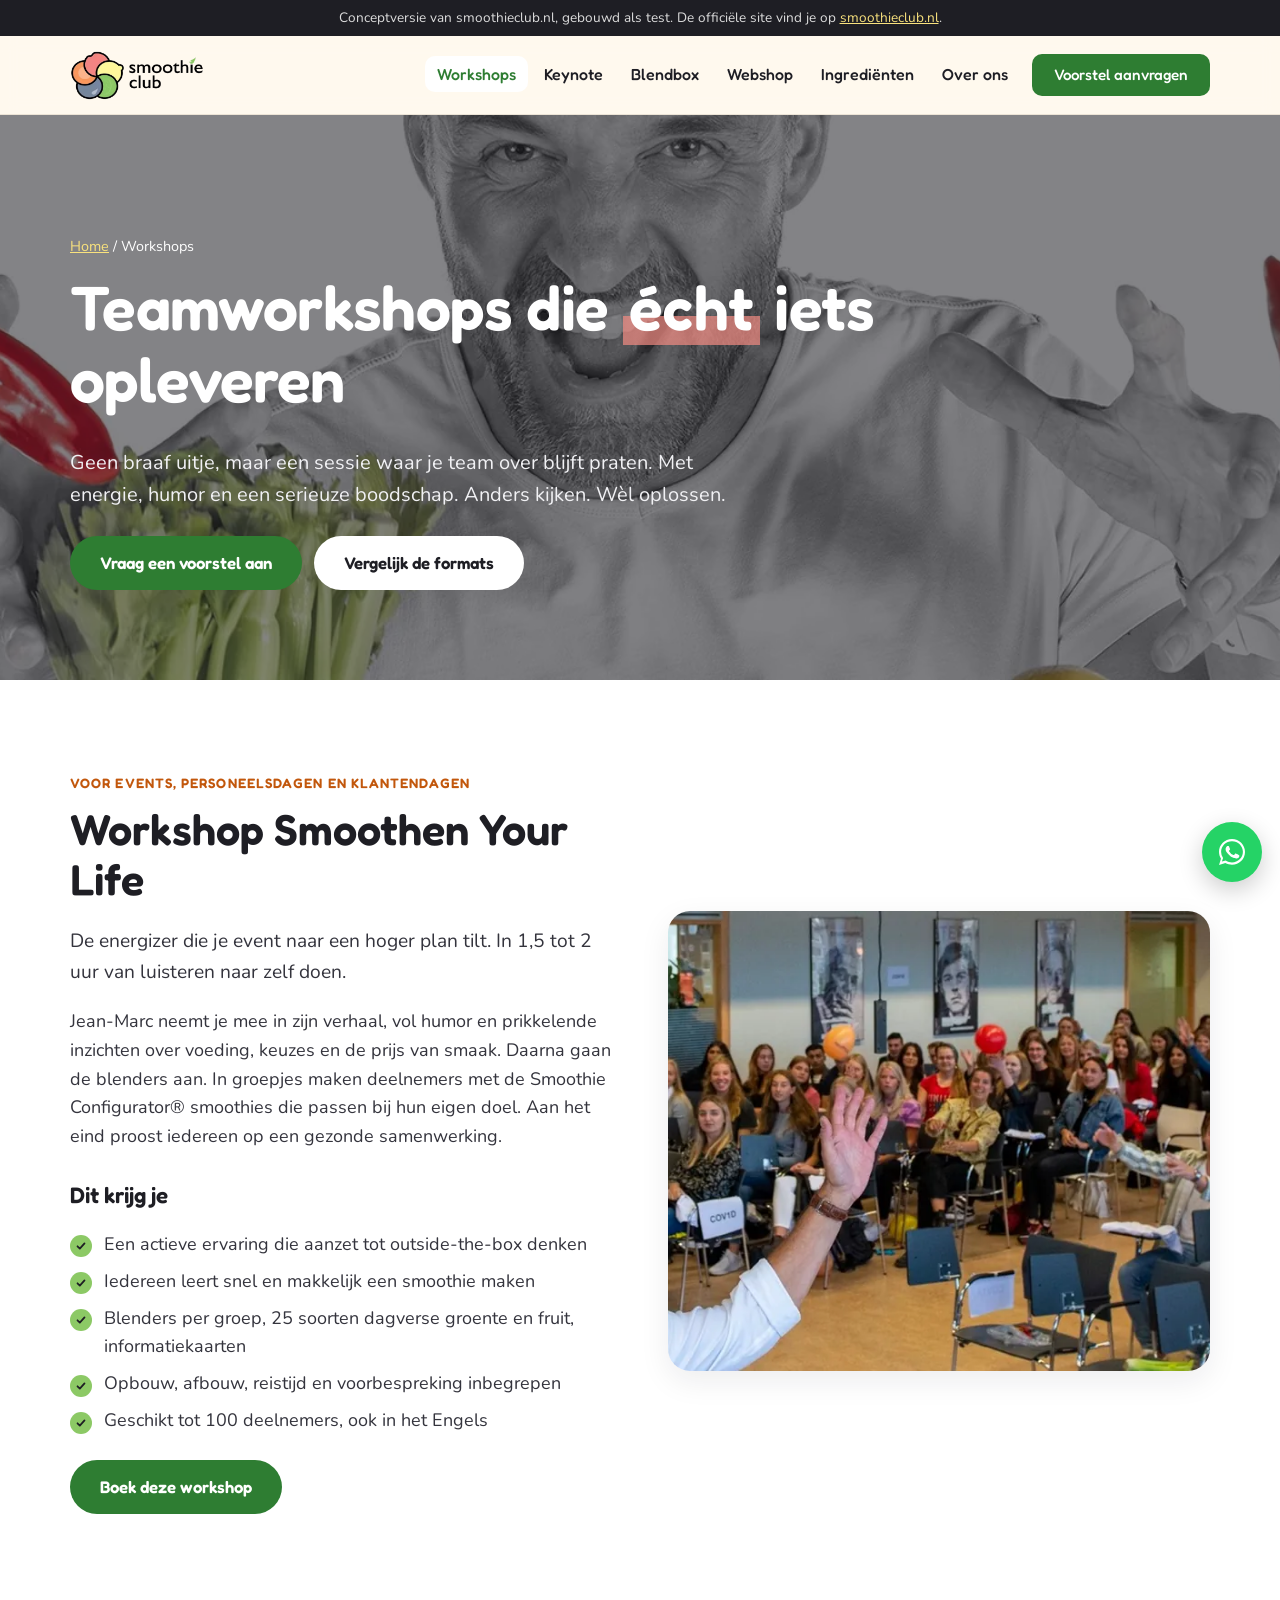
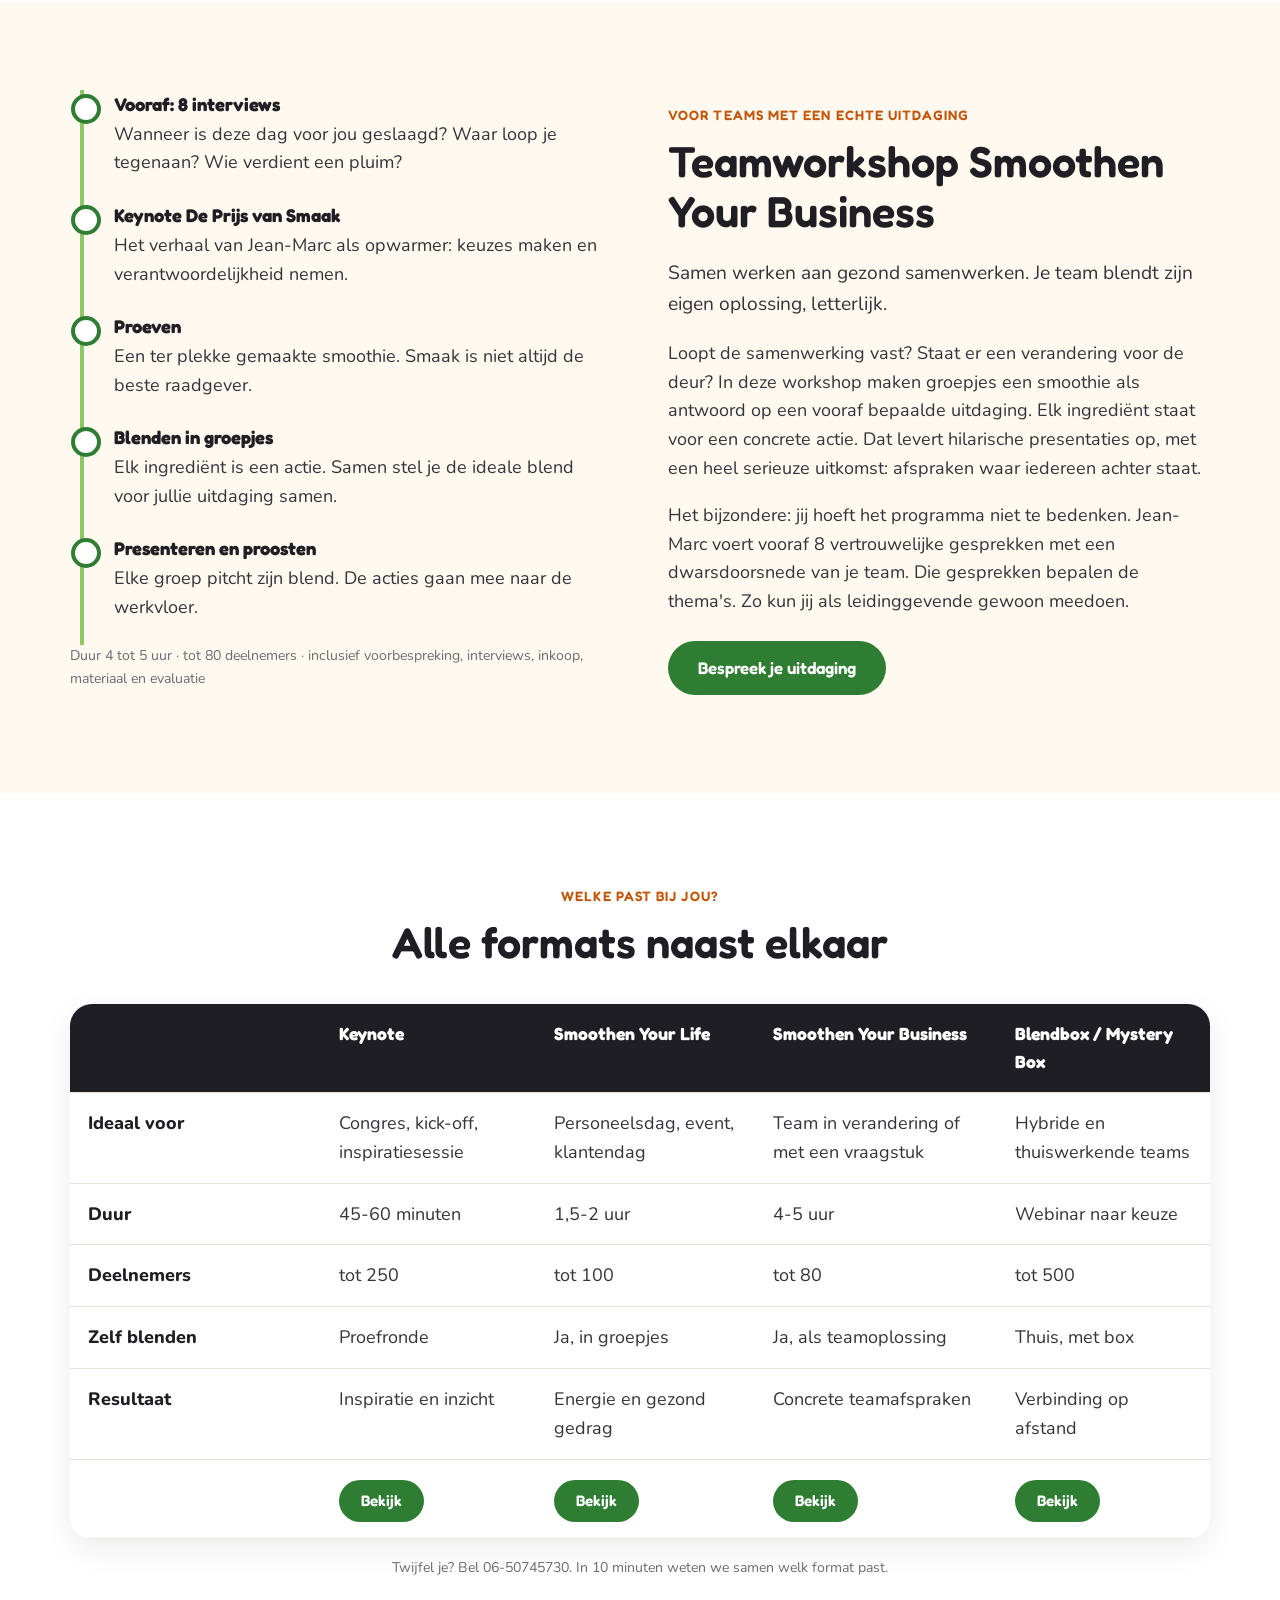
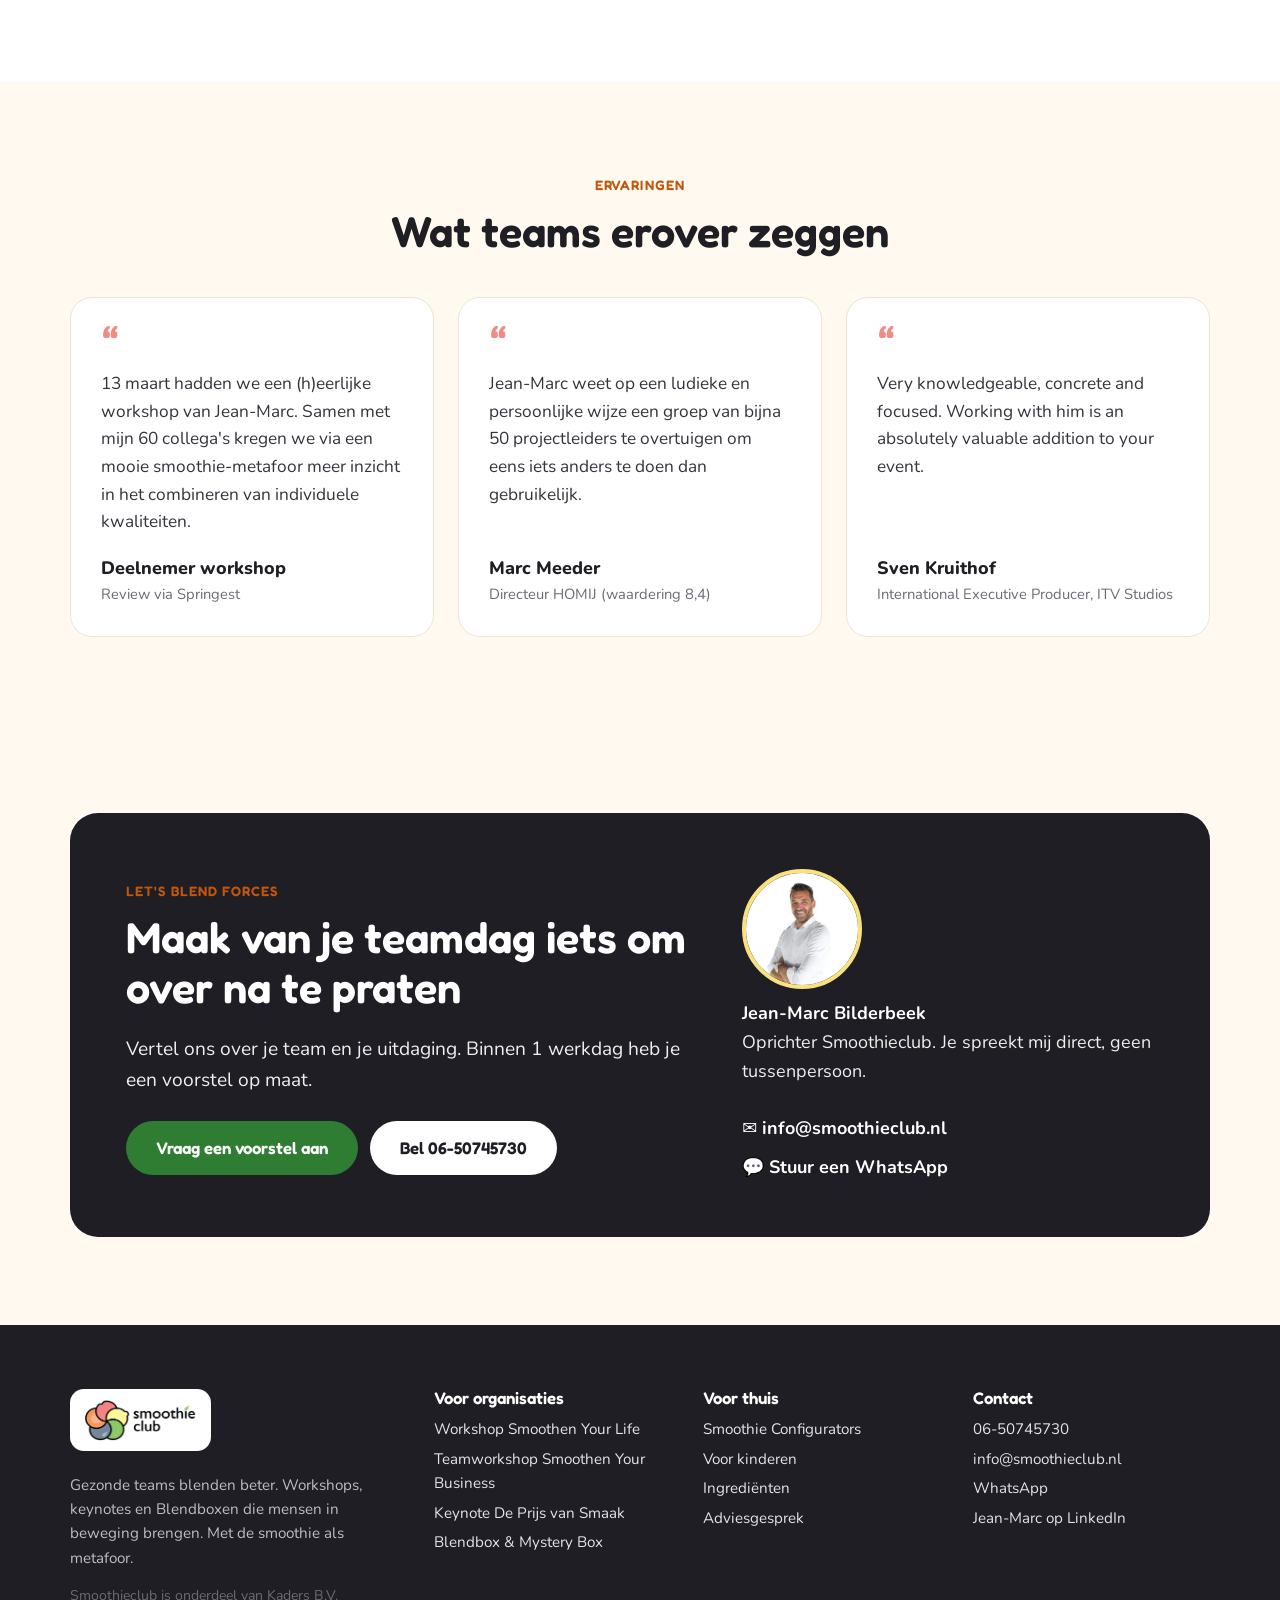
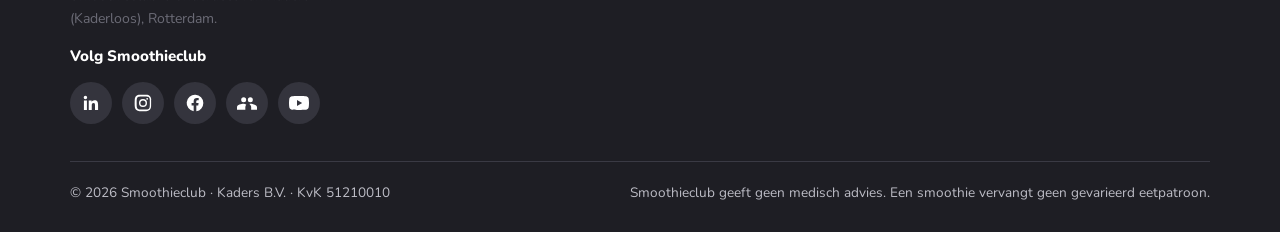
<file: workshops.html>
<!doctype html>
<html lang="nl">
<head>
<meta charset="utf-8">
<meta name="viewport" content="width=device-width,initial-scale=1">
<title>Teamworkshops en energizers | Smoothieclub</title>
<meta name="description" content="Teamworkshop Smoothen Your Business en workshop Smoothen Your Life: samen blenden, proeven en concrete teamafspraken maken. Op iedere locatie, tot 100 deelnemers.">
<meta name="robots" content="noindex,nofollow">
<meta property="og:title" content="Teamworkshops en energizers | Smoothieclub">
<meta property="og:description" content="Teamworkshop Smoothen Your Business en workshop Smoothen Your Life: samen blenden, proeven en concrete teamafspraken maken. Op iedere locatie, tot 100 deelnemers.">
<meta property="og:image" content="assets/img/hero-team.webp">
<meta property="og:locale" content="nl_NL">
<meta name="theme-color" content="#FFF9EF">
<link rel="icon" href="favicon.png">
<link rel="apple-touch-icon" href="apple-touch-icon.png">
<link rel="preconnect" href="https://fonts.googleapis.com">
<link rel="preconnect" href="https://fonts.gstatic.com" crossorigin>
<link href="https://fonts.googleapis.com/css2?family=Fredoka:wght@500;600&family=Nunito:wght@400;700;800&display=swap" rel="stylesheet">
<link rel="stylesheet" href="assets/css/style.css">
<script type="application/ld+json">{"@context": "https://schema.org", "@type": "Organization", "name": "Smoothieclub", "url": "https://www.smoothieclub.nl", "logo": "assets/img/logo.webp", "email": "info@smoothieclub.nl", "telephone": "+31650745730", "foundingDate": "2013", "founder": {"@type": "Person", "name": "Jean-Marc Bilderbeek"}, "parentOrganization": {"@type": "Organization", "name": "Kaders B.V."}, "address": {"@type": "PostalAddress", "addressLocality": "Rotterdam", "addressCountry": "NL"}, "sameAs": ["https://www.linkedin.com/company/smoothieclub/", "https://www.instagram.com/smoothieclub/", "https://www.facebook.com/smoothieclub", "https://www.facebook.com/groups/493784564004776", "https://www.youtube.com/channel/UCpndQ3--uPgfoFt1ceTe8Ew/"]}</script>
</head>
<body>
<a class="skip" href="#inhoud">Naar de inhoud</a>
<div class="conceptbalk">Conceptversie van smoothieclub.nl, gebouwd als test. De officiële site vind je op <a href="https://www.smoothieclub.nl">smoothieclub.nl</a>.</div>
<header class="kop">
  <div class="wrap">
    <a class="logo" href="index.html" aria-label="Smoothieclub, naar de homepage"><img src="assets/img/logo.webp" alt="Smoothieclub" width="480" height="178"></a>
    <button class="hamburger" aria-label="Menu" aria-expanded="false" aria-controls="menu"><span></span><span></span><span></span></button>
    <ul class="menu" id="menu">
      <li><a href="workshops.html" aria-current=page>Workshops</a></li>
<li><a href="keynote.html">Keynote</a></li>
<li><a href="blendbox.html">Blendbox</a></li>
<li><a href="webshop.html">Webshop</a></li>
<li><a href="ingredienten.html">Ingrediënten</a></li>
<li><a href="over.html">Over ons</a></li>
      <li><a class="knop primair klein" href="contact.html">Voorstel aanvragen</a></li>
    </ul>
  </div>
</header>
<main id="inhoud">

<section class="pagina-hero">
  <img class="bg" src="assets/img/hero-workshops.webp" alt="" fetchpriority="high">
  <div class="wrap">
    <div class="kruimel"><a href="index.html">Home</a> / Workshops</div>
    <h1>Teamworkshops die <span class="markeer">écht</span> iets opleveren</h1>
    <p>Geen braaf uitje, maar een sessie waar je team over blijft praten. Met energie, humor en een serieuze boodschap. Anders kijken. Wèl oplossen.</p>
    <div class="knoppen"><a class="knop primair" href="contact.html?type=Workshop">Vraag een voorstel aan</a><a class="knop licht" href="#vergelijk">Vergelijk de formats</a></div>
  </div>
</section>

<section class="sectie wit" id="smoothen-your-life">
  <div class="wrap split">
    <div class="reveal">
      <span class="kicker">Voor events, personeelsdagen en klantendagen</span>
      <h2>Workshop Smoothen Your Life</h2>
      <p class="intro">De energizer die je event naar een hoger plan tilt. In 1,5 tot 2 uur van luisteren naar zelf doen.</p>
      <p>Jean-Marc neemt je mee in zijn verhaal, vol humor en prikkelende inzichten over voeding, keuzes en de prijs van smaak. Daarna gaan de blenders aan. In groepjes maken deelnemers met de Smoothie Configurator® smoothies die passen bij hun eigen doel. Aan het eind proost iedereen op een gezonde samenwerking.</p>
      <h3 style="margin-top:1.4em">Dit krijg je</h3>
      <ul class="vink">
        <li>Een actieve ervaring die aanzet tot outside-the-box denken</li>
        <li>Iedereen leert snel en makkelijk een smoothie maken</li>
        <li>Blenders per groep, 25 soorten dagverse groente en fruit, informatiekaarten</li>
        <li>Opbouw, afbouw, reistijd en voorbespreking inbegrepen</li>
        <li>Geschikt tot 100 deelnemers, ook in het Engels</li>
      </ul>
      <div class="knoppen"><a class="knop primair" href="contact.html?type=Workshop%20Smoothen%20Your%20Life">Boek deze workshop</a></div>
    </div>
    <div class="reveal"><img class="foto" src="assets/img/hero-event.webp" alt="Jean-Marc maakt een selfie met een enthousiaste zaal" loading="lazy" style="aspect-ratio:4/3.4;object-fit:cover"></div>
  </div>
</section>

<section class="sectie" id="teamworkshop">
  <div class="wrap split omgekeerd">
    <div class="reveal">
      <span class="kicker">Voor teams met een echte uitdaging</span>
      <h2>Teamworkshop Smoothen Your Business</h2>
      <p class="intro">Samen werken aan gezond samenwerken. Je team blendt zijn eigen oplossing, letterlijk.</p>
      <p>Loopt de samenwerking vast? Staat er een verandering voor de deur? In deze workshop maken groepjes een smoothie als antwoord op een vooraf bepaalde uitdaging. Elk ingrediënt staat voor een concrete actie. Dat levert hilarische presentaties op, met een heel serieuze uitkomst: afspraken waar iedereen achter staat.</p>
      <p>Het bijzondere: jij hoeft het programma niet te bedenken. Jean-Marc voert vooraf 8 vertrouwelijke gesprekken met een dwarsdoorsnede van je team. Die gesprekken bepalen de thema's. Zo kun jij als leidinggevende gewoon meedoen.</p>
      <div class="knoppen"><a class="knop primair" href="contact.html?type=Teamworkshop%20Smoothen%20Your%20Business">Bespreek je uitdaging</a></div>
    </div>
    <div class="reveal">
      <ol class="tijdlijn">
        <li><strong>Vooraf: 8 interviews</strong>Wanneer is deze dag voor jou geslaagd? Waar loop je tegenaan? Wie verdient een pluim?</li>
        <li><strong>Keynote De Prijs van Smaak</strong>Het verhaal van Jean-Marc als opwarmer: keuzes maken en verantwoordelijkheid nemen.</li>
        <li><strong>Proeven</strong>Een ter plekke gemaakte smoothie. Smaak is niet altijd de beste raadgever.</li>
        <li><strong>Blenden in groepjes</strong>Elk ingrediënt is een actie. Samen stel je de ideale blend voor jullie uitdaging samen.</li>
        <li><strong>Presenteren en proosten</strong>Elke groep pitcht zijn blend. De acties gaan mee naar de werkvloer.</li>
      </ol>
      <p class="klein">Duur 4 tot 5 uur · tot 80 deelnemers · inclusief voorbespreking, interviews, inkoop, materiaal en evaluatie</p>
    </div>
  </div>
</section>

<section class="sectie wit" id="vergelijk">
  <div class="wrap">
    <div class="center" style="margin-bottom:36px"><span class="kicker">Welke past bij jou?</span><h2>Alle formats naast elkaar</h2></div>
    <div class="tabel-wrap reveal">
      <table class="vergelijk">
        <thead><tr><th></th><th>Keynote</th><th>Smoothen Your Life</th><th>Smoothen Your Business</th><th>Blendbox / Mystery Box</th></tr></thead>
        <tbody>
          <tr><th>Ideaal voor</th><td>Congres, kick-off, inspiratiesessie</td><td>Personeelsdag, event, klantendag</td><td>Team in verandering of met een vraagstuk</td><td>Hybride en thuiswerkende teams</td></tr>
          <tr><th>Duur</th><td>45-60 minuten</td><td>1,5-2 uur</td><td>4-5 uur</td><td>Webinar naar keuze</td></tr>
          <tr><th>Deelnemers</th><td>tot 250</td><td>tot 100</td><td>tot 80</td><td>tot 500</td></tr>
          <tr><th>Zelf blenden</th><td>Proefronde</td><td>Ja, in groepjes</td><td>Ja, als teamoplossing</td><td>Thuis, met box</td></tr>
          <tr><th>Resultaat</th><td>Inspiratie en inzicht</td><td>Energie en gezond gedrag</td><td>Concrete teamafspraken</td><td>Verbinding op afstand</td></tr>
          <tr><th></th><td><a class="knop primair klein" href="keynote.html">Bekijk</a></td><td><a class="knop primair klein" href="#smoothen-your-life">Bekijk</a></td><td><a class="knop primair klein" href="#teamworkshop">Bekijk</a></td><td><a class="knop primair klein" href="blendbox.html">Bekijk</a></td></tr>
        </tbody>
      </table>
    </div>
    <p class="center klein" style="margin-top:18px">Twijfel je? Bel 06-50745730. In 10 minuten weten we samen welk format past.</p>
  </div>
</section>

<section class="sectie">
  <div class="wrap">
    <div class="center" style="margin-bottom:40px"><span class="kicker">Ervaringen</span><h2>Wat teams erover zeggen</h2></div>
    <div class="raster r3"><figure class="quote reveal"><blockquote>13 maart hadden we een (h)eerlijke workshop van Jean-Marc. Samen met mijn 60 collega's kregen we via een mooie smoothie-metafoor meer inzicht in het combineren van individuele kwaliteiten.</blockquote><figcaption><cite>Deelnemer workshop<span>Review via Springest</span></cite></figcaption></figure><figure class="quote reveal"><blockquote>Jean-Marc weet op een ludieke en persoonlijke wijze een groep van bijna 50 projectleiders te overtuigen om eens iets anders te doen dan gebruikelijk.</blockquote><figcaption><cite>Marc Meeder<span>Directeur HOMIJ (waardering 8,4)</span></cite></figcaption></figure><figure class="quote reveal"><blockquote>Very knowledgeable, concrete and focused. Working with him is an absolutely valuable addition to your event.</blockquote><figcaption><cite>Sven Kruithof<span>International Executive Producer, ITV Studios</span></cite></figcaption></figure></div>
  </div>
</section>

<section class="sectie">
  <div class="wrap">
    <div class="cta-blok reveal">
      <div>
        <span class="kicker">Let's blend forces</span>
        <h2>Maak van je teamdag iets om over na te praten</h2>
        <p class="intro">Vertel ons over je team en je uitdaging. Binnen 1 werkdag heb je een voorstel op maat.</p>
        <div class="knoppen">
          <a class="knop primair" href="contact.html">Vraag een voorstel aan</a>
          <a class="knop licht" href="tel:+31650745730">Bel 06-50745730</a>
        </div>
      </div>
      <div class="contactregel">
        <img class="jm" src="assets/img/jm-portret.webp" alt="Jean-Marc Bilderbeek" width="300" height="300" loading="lazy">
        <p><strong style="color:#fff">Jean-Marc Bilderbeek</strong><br>Oprichter Smoothieclub. Je spreekt mij direct, geen tussenpersoon.</p>
        <a href="mailto:info@smoothieclub.nl">✉ info@smoothieclub.nl</a>
        <a href="https://wa.me/31650745730?text=Hoi%20Jean-Marc%2C%20ik%20heb%20een%20vraag%20over%20Smoothieclub" rel="noopener">💬 Stuur een WhatsApp</a>
      </div>
    </div>
  </div>
</section>

</main>
<footer class="voet">
  <div class="wrap">
    <div>
      <a class="logo-wit" href="index.html"><img src="assets/img/logo.webp" alt="Smoothieclub" width="480" height="178"></a>
      <p>Gezonde teams blenden beter. Workshops, keynotes en Blendboxen die mensen in beweging brengen. Met de smoothie als metafoor.</p>
      <p class="klein">Smoothieclub is onderdeel van Kaders B.V. (Kaderloos), Rotterdam.</p>
      <p style="margin:14px 0 8px;color:#fff;font-weight:800">Volg Smoothieclub</p>
      <ul class="social"><li><a href="https://www.linkedin.com/company/smoothieclub/" rel="noopener" target="_blank" aria-label="Smoothieclub op LinkedIn"><svg viewBox="0 0 24 24" aria-hidden="true"><path d="M20.4 20.5h-3.6v-5.6c0-1.3 0-3-1.8-3s-2.1 1.4-2.1 2.9v5.7H9.3V9h3.4v1.6h.1c.5-.9 1.6-1.8 3.4-1.8 3.6 0 4.3 2.4 4.3 5.5v6.2zM5.3 7.4a2.1 2.1 0 1 1 0-4.2 2.1 2.1 0 0 1 0 4.2zM7.1 20.5H3.5V9h3.6v11.5z"/></svg></a></li><li><a href="https://www.instagram.com/smoothieclub/" rel="noopener" target="_blank" aria-label="Smoothieclub op Instagram"><svg viewBox="0 0 24 24" aria-hidden="true"><path d="M12 7.2a4.8 4.8 0 1 0 0 9.6 4.8 4.8 0 0 0 0-9.6zm0 7.9a3.1 3.1 0 1 1 0-6.2 3.1 3.1 0 0 1 0 6.2zm6.1-8.1a1.1 1.1 0 1 1-2.2 0 1.1 1.1 0 0 1 2.2 0zM21.9 8c-.1-1.6-.4-3-1.6-4.2S17.6 2.2 16 2.1C14.4 2 9.6 2 8 2.1 6.4 2.2 5 2.5 3.8 3.7S2.2 6.4 2.1 8C2 9.6 2 14.4 2.1 16c.1 1.6.4 3 1.6 4.2s2.6 1.5 4.2 1.6c1.6.1 6.4.1 8 0 1.6-.1 3-.4 4.2-1.6s1.5-2.6 1.6-4.2c.1-1.6.1-6.4 0-8zm-2.1 9.7a3.2 3.2 0 0 1-1.8 1.8c-1.3.5-4.3.4-5.7.4s-4.4.1-5.7-.4a3.2 3.2 0 0 1-1.8-1.8c-.5-1.3-.4-4.3-.4-5.7s-.1-4.4.4-5.7A3.2 3.2 0 0 1 6.6 4.5c1.3-.5 4.3-.4 5.7-.4s4.4-.1 5.7.4a3.2 3.2 0 0 1 1.8 1.8c.5 1.3.4 4.3.4 5.7s.1 4.4-.4 5.7z"/></svg></a></li><li><a href="https://www.facebook.com/smoothieclub" rel="noopener" target="_blank" aria-label="Smoothieclub op Facebook"><svg viewBox="0 0 24 24" aria-hidden="true"><path d="M22 12a10 10 0 1 0-11.6 9.9v-7H7.9V12h2.5V9.8c0-2.5 1.5-3.9 3.8-3.9 1.1 0 2.2.2 2.2.2v2.5h-1.3c-1.2 0-1.6.8-1.6 1.6V12h2.8l-.4 2.9h-2.3v7A10 10 0 0 0 22 12z"/></svg></a></li><li><a href="https://www.facebook.com/groups/493784564004776" rel="noopener" target="_blank" aria-label="Smoothieclub op de Facebook-groep"><svg viewBox="0 0 24 24" aria-hidden="true"><path d="M16 11a3 3 0 1 0 0-6 3 3 0 0 0 0 6zm-8 0a3 3 0 1 0 0-6 3 3 0 0 0 0 6zm0 2c-2.7 0-8 1.3-8 4v3h10v-3c0-1.1.4-2.1 1.2-2.9A11 11 0 0 0 8 13zm8 0c-.3 0-.7 0-1.1.1 1.3.9 2.1 2.2 2.1 3.9v3h7v-3c0-2.7-5.3-4-8-4z"/></svg></a></li><li><a href="https://www.youtube.com/channel/UCpndQ3--uPgfoFt1ceTe8Ew/" rel="noopener" target="_blank" aria-label="Smoothieclub op YouTube"><svg viewBox="0 0 24 24" aria-hidden="true"><path d="M23.5 6.2a3 3 0 0 0-2.1-2.1C19.5 3.6 12 3.6 12 3.6s-7.5 0-9.4.5A3 3 0 0 0 .5 6.2 31 31 0 0 0 0 12a31 31 0 0 0 .5 5.8 3 3 0 0 0 2.1 2.1c1.9.5 9.4.5 9.4.5s7.5 0 9.4-.5a3 3 0 0 0 2.1-2.1A31 31 0 0 0 24 12a31 31 0 0 0-.5-5.8zM9.6 15.6V8.4l6.2 3.6-6.2 3.6z"/></svg></a></li></ul>
    </div>
    <div>
      <h4>Voor organisaties</h4>
      <ul>
        <li><a href="workshops.html#smoothen-your-life">Workshop Smoothen Your Life</a></li>
        <li><a href="workshops.html#teamworkshop">Teamworkshop Smoothen Your Business</a></li>
        <li><a href="keynote.html">Keynote De Prijs van Smaak</a></li>
        <li><a href="blendbox.html">Blendbox &amp; Mystery Box</a></li>
      </ul>
    </div>
    <div>
      <h4>Voor thuis</h4>
      <ul>
        <li><a href="webshop.html">Smoothie Configurators</a></li>
        <li><a href="webshop.html#kids">Voor kinderen</a></li>
        <li><a href="ingredienten.html">Ingrediënten</a></li>
        <li><a href="webshop.html#advies">Adviesgesprek</a></li>
      </ul>
    </div>
    <div>
      <h4>Contact</h4>
      <ul>
        <li><a href="tel:+31650745730">06-50745730</a></li>
        <li><a href="mailto:info@smoothieclub.nl">info@smoothieclub.nl</a></li>
        <li><a href="https://wa.me/31650745730?text=Hoi%20Jean-Marc%2C%20ik%20heb%20een%20vraag%20over%20Smoothieclub" rel="noopener">WhatsApp</a></li>
        <li><a href="https://www.linkedin.com/in/jmbilderbeek" rel="noopener">Jean-Marc op LinkedIn</a></li>
      </ul>
    </div>
    <div class="onder">
      <span>&copy; <span id="jaar">2026</span> Smoothieclub &middot; Kaders B.V. &middot; KvK 51210010</span>
      <span>Smoothieclub geeft geen medisch advies. Een smoothie vervangt geen gevarieerd eetpatroon.</span>
    </div>
  </div>
</footer>
<a class="whatsapp" href="https://wa.me/31650745730?text=Hoi%20Jean-Marc%2C%20ik%20heb%20een%20vraag%20over%20Smoothieclub" rel="noopener" aria-label="Stuur Jean-Marc een WhatsApp-bericht"><svg viewBox="0 0 32 32" aria-hidden="true"><path d="M16 3C8.8 3 3 8.7 3 15.8c0 2.5.7 4.9 2 7L3 29l6.4-2c2 1.1 4.3 1.7 6.6 1.7 7.2 0 13-5.7 13-12.8S23.2 3 16 3zm0 23.4c-2.1 0-4.1-.6-5.9-1.7l-.4-.3-3.8 1.2 1.2-3.7-.3-.4a10.4 10.4 0 0 1-1.7-5.7C5.1 9.9 10 5.2 16 5.2s10.9 4.7 10.9 10.6S22 26.4 16 26.4zm6-7.9c-.3-.2-1.9-1-2.2-1-.3-.1-.5-.2-.7.2l-1 1.2c-.2.2-.4.2-.7.1a8.8 8.8 0 0 1-4.4-3.8c-.3-.6.3-.5 1-1.7.1-.2 0-.4 0-.6l-1-2.4c-.3-.6-.5-.5-.7-.5h-.6c-.2 0-.6.1-.9.4-.3.3-1.2 1.1-1.2 2.8s1.2 3.2 1.4 3.4c.2.2 2.4 3.6 5.8 5 2.2.9 3 .9 4.1.8.7-.1 1.9-.8 2.2-1.5.3-.7.3-1.4.2-1.5-.1-.2-.3-.3-.6-.4z"/></svg></a>
<script src="assets/js/main.js" defer></script>
</body>
</html>
</file>
<file: assets/css/style.css>
/* Smoothieclub concept: huisstijl afgeleid van het logo (vijf gekleurde cirkels met zwarte rand) */
:root{
  --roze:#F28B82; --oranje:#F7A55A; --geel:#F9E27D; --groen:#8CC965; --blauw:#6E7F9E;
  --groen-d:#2E7D32; --groen-dd:#1F5E24; --oranje-d:#C2570C;
  --inkt:#1E1E24; --tekst:#34343d; --zacht:#6b6b76;
  --creme:#FFF9EF; --wit:#fff; --lijn:#ece4d6;
  --r:22px; --r-s:14px;
  --schaduw:0 10px 30px rgba(30,30,36,.08);
  --max:1180px;
  --display:"Fredoka",system-ui,sans-serif;
  --body:"Nunito",system-ui,sans-serif;
}
*{box-sizing:border-box}
html{scroll-behavior:smooth}
body{margin:0;font-family:var(--body);font-size:18px;line-height:1.6;color:var(--tekst);background:var(--creme);-webkit-font-smoothing:antialiased}
img{max-width:100%;height:auto;display:block}
a{color:var(--groen-d)}
h1,h2,h3,h4{font-family:var(--display);color:var(--inkt);line-height:1.15;margin:0 0 .5em;font-weight:600}
h1{font-size:clamp(2.2rem,5.2vw,3.9rem);letter-spacing:-.01em}
h2{font-size:clamp(1.8rem,3.6vw,2.7rem)}
h3{font-size:1.4rem}
p{margin:0 0 1em}
.wrap{max-width:var(--max);margin:0 auto;padding:0 20px}
.sectie{padding:88px 0}
.sectie.wit{background:var(--wit)}
.sectie.donker{background:var(--inkt);color:#e9e9ee}
.sectie.donker h2,.sectie.donker h3{color:#fff}
.sectie.groen{background:var(--groen-d);color:#eaf6ea}
.sectie.groen h2{color:#fff}
.kicker{display:inline-block;font-family:var(--display);font-weight:600;font-size:.85rem;letter-spacing:.08em;text-transform:uppercase;color:var(--oranje-d);margin-bottom:.8em}
.sectie.donker .kicker,.sectie.groen .kicker{color:var(--geel)}
.intro{font-size:1.2rem;max-width:720px}
.center{text-align:center}.center .intro{margin-left:auto;margin-right:auto}
.skip{position:absolute;left:-999px}.skip:focus{left:10px;top:10px;z-index:999;background:#fff;padding:8px 12px}

/* concept-balk */
.conceptbalk{background:var(--inkt);color:#ddd;font-size:.85rem;text-align:center;padding:7px 16px}
.conceptbalk a{color:var(--geel)}

/* knoppen */
.knop{display:inline-flex;align-items:center;gap:.5em;font-family:var(--display);font-weight:600;font-size:1.05rem;padding:15px 28px;border-radius:999px;text-decoration:none;border:2px solid transparent;transition:transform .15s,box-shadow .15s,background .15s;cursor:pointer;line-height:1.2}
.knop:hover{transform:translateY(-2px);box-shadow:0 8px 20px rgba(0,0,0,.12)}
.knop:focus-visible{outline:3px solid var(--oranje);outline-offset:3px}
.knop.primair{background:var(--groen-d);color:#fff}
.knop.primair:hover{background:var(--groen-dd)}
.knop.oranje{background:var(--oranje-d);color:#fff}
.knop.rand{border-color:var(--inkt);color:var(--inkt);background:transparent}
.knop.licht{background:#fff;color:var(--inkt)}
.knop.klein{padding:10px 20px;font-size:.95rem}
.knoppen{display:flex;flex-wrap:wrap;gap:12px;margin-top:1.4em}

/* header */
.kop{position:sticky;top:0;z-index:50;background:rgba(255,249,239,.94);backdrop-filter:blur(8px);border-bottom:1px solid var(--lijn)}
.kop .wrap{display:flex;align-items:center;justify-content:space-between;height:78px;gap:20px}
.kop .logo img{height:50px;width:auto}
.menu{display:flex;align-items:center;gap:4px;list-style:none;margin:0;padding:0}
.menu a{font-family:var(--display);font-weight:500;color:var(--inkt);text-decoration:none;padding:8px 12px;border-radius:10px;font-size:1rem}
.menu a:hover,.menu a[aria-current=page]{background:#fff;color:var(--groen-d)}
.menu .knop{margin-left:8px;color:#fff}
.menu .knop:hover{background:var(--groen-dd);color:#fff}
.hamburger{display:none;background:none;border:0;padding:8px;cursor:pointer}
.hamburger span{display:block;width:26px;height:3px;background:var(--inkt);margin:5px 0;border-radius:2px}
@media (max-width:980px){
  .hamburger{display:block}
  .menu{position:fixed;inset:78px 0 auto 0;flex-direction:column;align-items:stretch;background:var(--creme);padding:16px 20px 24px;border-bottom:1px solid var(--lijn);display:none}
  .menu.open{display:flex}
  .menu a{padding:12px;font-size:1.1rem}
  .menu .knop{margin:8px 0 0;justify-content:center}
}

/* hero */
.hero{position:relative;overflow:hidden;padding:72px 0 96px}
.hero .wrap{display:grid;grid-template-columns:1.05fr .95fr;gap:56px;align-items:center}
.hero p.intro{font-size:1.25rem}
.hero-beeld{position:relative}
.hero-beeld img{border-radius:var(--r);box-shadow:var(--schaduw);aspect-ratio:4/3.3;object-fit:cover;width:100%}
.hero-badge{position:absolute;left:-22px;bottom:-22px;background:#fff;border-radius:var(--r-s);padding:14px 18px;box-shadow:var(--schaduw);display:flex;gap:12px;align-items:center;font-size:.95rem;line-height:1.3}
.hero-badge strong{font-family:var(--display);font-size:1.8rem;color:var(--groen-d)}
.cirkels{position:absolute;inset:0;pointer-events:none;z-index:-1}
.cirkels i{position:absolute;border-radius:50%;opacity:.35}
.vink{list-style:none;padding:0;margin:1.2em 0 0}
.vink li{position:relative;padding-left:34px;margin:.45em 0}
.vink li:before{content:"";position:absolute;left:0;top:.3em;width:22px;height:22px;border-radius:50%;background:var(--groen) url("data:image/svg+xml,%3Csvg xmlns='http://www.w3.org/2000/svg' viewBox='0 0 24 24'%3E%3Cpath d='M6 12.5l4 4 8-9' fill='none' stroke='%231E1E24' stroke-width='3' stroke-linecap='round' stroke-linejoin='round'/%3E%3C/svg%3E") center/14px no-repeat}
@media (max-width:900px){.hero .wrap{grid-template-columns:1fr}.hero{padding:40px 0 70px}.hero-badge{left:12px}}

/* paginahero met foto */
.pagina-hero{position:relative;color:#fff;padding:120px 0 90px;background:var(--inkt)}
.pagina-hero img.bg{position:absolute;inset:0;width:100%;height:100%;object-fit:cover;object-position:center 35%;opacity:.45}
.pagina-hero .wrap{position:relative}
.pagina-hero h1{color:#fff;max-width:820px}
.pagina-hero p{font-size:1.25rem;max-width:680px;color:#f1f1f4}
.kruimel{font-size:.9rem;margin-bottom:14px}.kruimel a{color:var(--geel)}

/* feiten */
.feiten{display:grid;grid-template-columns:repeat(4,1fr);gap:18px;margin-top:-48px;position:relative;z-index:2}
.feit{background:#fff;border-radius:var(--r-s);padding:22px;box-shadow:var(--schaduw);border-top:6px solid var(--c,var(--groen))}
.feit strong{display:block;font-family:var(--display);font-size:2.1rem;color:var(--inkt);line-height:1.1}
.feit span{font-size:.95rem;color:var(--zacht)}
@media (max-width:800px){.feiten{grid-template-columns:repeat(2,1fr)}}

/* logo's */
.logos{overflow:hidden;mask-image:linear-gradient(90deg,transparent,#000 8%,#000 92%,transparent)}
.logos .rij{display:flex;gap:28px;width:max-content;animation:schuif 55s linear infinite}
.logos img{width:110px;height:110px;object-fit:contain;border-radius:12px;background:#fff;filter:grayscale(1);opacity:.8;transition:.2s}
.logos img:hover{filter:none;opacity:1}
@keyframes schuif{to{transform:translateX(-50%)}}
@media (prefers-reduced-motion:reduce){.logos .rij{animation:none;flex-wrap:wrap;width:auto;justify-content:center}}

/* kaarten */
.raster{display:grid;gap:24px}
.r2{grid-template-columns:repeat(2,1fr)}.r3{grid-template-columns:repeat(3,1fr)}.r4{grid-template-columns:repeat(4,1fr)}
@media (max-width:980px){.r3,.r4{grid-template-columns:repeat(2,1fr)}}
@media (max-width:640px){.r2,.r3,.r4{grid-template-columns:1fr}}
.kaart{background:#fff;border-radius:var(--r);overflow:hidden;box-shadow:var(--schaduw);display:flex;flex-direction:column;border:1px solid var(--lijn)}
.kaart .beeld{aspect-ratio:16/10;object-fit:cover;width:100%}
.kaart .in{padding:26px;display:flex;flex-direction:column;flex:1}
.kaart .in p{flex:1}
.kaart .meta{display:flex;flex-wrap:wrap;gap:8px;margin:0 0 14px}
.label{display:inline-block;background:var(--creme);border:1px solid var(--lijn);border-radius:999px;padding:3px 12px;font-size:.82rem;font-weight:700;color:var(--tekst)}
.kaart .lees{font-family:var(--display);font-weight:600;text-decoration:none;color:var(--groen-d);display:inline-flex;gap:6px;align-items:center}
.kaart .lees:after{content:"→";transition:transform .15s}
.kaart:hover .lees:after{transform:translateX(4px)}
.kaart.accent{border-top:8px solid var(--c)}

/* twee paden */
.pad{border-radius:var(--r);padding:40px;position:relative;overflow:hidden;min-height:320px;display:flex;flex-direction:column;justify-content:flex-end;color:#fff}
.pad img{position:absolute;inset:0;width:100%;height:100%;object-fit:cover}
.pad:before{content:"";position:absolute;inset:0;background:linear-gradient(180deg,rgba(0,0,0,.05),rgba(20,20,24,.82));z-index:1}
.pad>*:not(img){position:relative;z-index:2}
.pad h3{color:#fff;font-size:1.8rem}
.pad .kicker{color:var(--geel)}

/* split */
.split{display:grid;grid-template-columns:1fr 1fr;gap:56px;align-items:center}
.split.omgekeerd>:first-child{order:2}
.split img.foto{border-radius:var(--r);box-shadow:var(--schaduw)}
@media (max-width:900px){.split{grid-template-columns:1fr;gap:32px}.split.omgekeerd>:first-child{order:0}}

/* stappen */
.stappen{counter-reset:s;display:grid;grid-template-columns:repeat(3,1fr);gap:24px}
.stap{background:#fff;border-radius:var(--r);padding:30px;position:relative;border:1px solid var(--lijn)}
.stap:before{counter-increment:s;content:counter(s);font-family:var(--display);font-weight:600;font-size:1.4rem;width:48px;height:48px;border-radius:50%;display:grid;place-items:center;background:var(--c,var(--geel));border:3px solid var(--inkt);margin-bottom:16px;color:var(--inkt)}
@media (max-width:800px){.stappen{grid-template-columns:1fr}}

/* tijdlijn programma */
.tijdlijn{list-style:none;padding:0;margin:0;border-left:4px solid var(--groen);margin-left:10px}
.tijdlijn li{position:relative;padding:0 0 24px 30px}
.tijdlijn li:before{content:"";position:absolute;left:-13px;top:4px;width:22px;height:22px;border-radius:50%;background:#fff;border:4px solid var(--groen-d)}
.tijdlijn strong{font-family:var(--display);display:block;color:var(--inkt);font-size:1.15rem}

/* quotes */
.quote{margin:0;background:#fff;border-radius:var(--r);padding:30px;border:1px solid var(--lijn);display:flex;flex-direction:column}
.quote blockquote{margin:0 0 18px;font-size:1.08rem;flex:1}
.quote blockquote:before{content:"“";font-family:var(--display);font-size:4rem;line-height:.6;display:block;color:var(--roze);margin-bottom:4px}
.quote cite{font-style:normal;font-weight:800;color:var(--inkt)}
.quote cite span{display:block;font-weight:400;color:var(--zacht);font-size:.92rem}
.sterren{color:#E0A100;letter-spacing:2px;margin-bottom:6px}

/* video */
.video{position:relative;aspect-ratio:16/9;border-radius:var(--r);overflow:hidden;background:#000;box-shadow:var(--schaduw);cursor:pointer;border:0;padding:0;width:100%}
.video img{width:100%;height:100%;object-fit:cover;opacity:.85;transition:.2s}
.video:hover img{opacity:1}
.video .play{position:absolute;left:50%;top:50%;transform:translate(-50%,-50%);width:84px;height:84px;border-radius:50%;background:var(--roze);border:4px solid var(--inkt);display:grid;place-items:center}
.video .play:after{content:"";border-left:26px solid var(--inkt);border-top:16px solid transparent;border-bottom:16px solid transparent;margin-left:8px}
.video iframe{position:absolute;inset:0;width:100%;height:100%;border:0}

/* vergelijking */
.tabel-wrap{overflow-x:auto;border-radius:var(--r);box-shadow:var(--schaduw)}
table.vergelijk{width:100%;border-collapse:collapse;background:#fff;min-width:720px}
.vergelijk th,.vergelijk td{padding:16px 18px;text-align:left;border-bottom:1px solid var(--lijn);vertical-align:top}
.vergelijk thead th{font-family:var(--display);font-size:1.1rem;background:var(--inkt);color:#fff}
.vergelijk tbody th{font-weight:800;color:var(--inkt);width:22%}
.vergelijk td .knop{margin-top:4px}

/* producten */
.product{background:#fff;border-radius:var(--r);overflow:hidden;border:1px solid var(--lijn);display:flex;flex-direction:column;box-shadow:var(--schaduw);position:relative}
.product img{aspect-ratio:1;object-fit:cover}
.product .in{padding:24px;display:flex;flex-direction:column;flex:1}
.product .in p{flex:1;font-size:.98rem}
.prijs{font-family:var(--display);font-size:1.6rem;color:var(--inkt);font-weight:600}
.prijs small{font-size:.9rem;color:var(--zacht);font-family:var(--body);font-weight:400}
.lint{position:absolute;top:16px;left:16px;background:var(--oranje-d);color:#fff;font-family:var(--display);font-weight:600;padding:5px 14px;border-radius:999px;font-size:.85rem}
.varianten{font-size:.9rem;color:var(--zacht);margin:.2em 0 1em}

/* ingredienten */
.filters{display:flex;flex-wrap:wrap;gap:10px;justify-content:center;margin:0 0 32px}
.filters button{font-family:var(--display);font-weight:500;font-size:1rem;border:2px solid var(--inkt);background:#fff;padding:8px 18px;border-radius:999px;cursor:pointer}
.filters button[aria-pressed=true]{background:var(--inkt);color:#fff}
.ing[hidden]{display:none}

/* faq */
.faq details{background:#fff;border:1px solid var(--lijn);border-radius:var(--r-s);margin-bottom:12px;padding:0 22px}
.faq summary{font-family:var(--display);font-weight:600;font-size:1.12rem;color:var(--inkt);cursor:pointer;padding:18px 0;list-style:none;display:flex;justify-content:space-between;gap:12px}
.faq summary::-webkit-details-marker{display:none}
.faq summary:after{content:"+";font-size:1.5rem;line-height:1;color:var(--groen-d)}
.faq details[open] summary:after{content:"–"}
.faq details p{padding-bottom:6px}

/* cta-blok */
.cta-blok{background:var(--inkt);border-radius:28px;padding:56px;color:#eee;display:grid;grid-template-columns:1.4fr 1fr;gap:40px;align-items:center;position:relative;overflow:hidden}
.cta-blok h2{color:#fff}
.cta-blok .contactregel{display:flex;flex-direction:column;gap:10px}
.cta-blok .contactregel a{color:#fff;text-decoration:none;font-weight:700;display:flex;gap:10px;align-items:center}
.cta-blok img.jm{width:120px;height:120px;border-radius:50%;border:4px solid var(--geel);object-fit:cover}
.cta-blok.compact{grid-template-columns:auto 1fr;margin-top:32px;padding:28px;gap:24px}
@media (max-width:850px){.cta-blok.compact{grid-template-columns:1fr}.cta-blok{grid-template-columns:1fr;padding:36px 26px}}

/* formulier */
.formulier{background:#fff;border-radius:var(--r);padding:34px;box-shadow:var(--schaduw);border:1px solid var(--lijn)}
.veld{margin-bottom:16px}
.veld label{display:block;font-weight:800;color:var(--inkt);margin-bottom:6px;font-size:.95rem}
.veld input,.veld select,.veld textarea{width:100%;font:inherit;font-size:1rem;padding:13px 14px;border:2px solid var(--lijn);border-radius:12px;background:var(--creme)}
.veld input:focus,.veld select:focus,.veld textarea:focus{outline:none;border-color:var(--groen-d);background:#fff}
.twee{display:grid;grid-template-columns:1fr 1fr;gap:14px}
@media (max-width:600px){.twee{grid-template-columns:1fr}.formulier{padding:22px}}
.klein{font-size:.88rem;color:var(--zacht)}
.keuze{display:flex;flex-wrap:wrap;gap:8px}
.keuze label{font-weight:600;border:2px solid var(--lijn);border-radius:999px;padding:8px 16px;cursor:pointer;background:var(--creme);margin:0}
.keuze input{position:absolute;opacity:0;width:1px;height:1px}
.keuze input:checked+span{color:#fff}
.keuze label:has(input:checked){background:var(--groen-d);border-color:var(--groen-d);color:#fff}
.keuze label:has(input:focus-visible){outline:3px solid var(--oranje)}

/* whatsapp & sticky */
.whatsapp{position:fixed;right:18px;bottom:18px;z-index:60;width:60px;height:60px;border-radius:50%;background:#25D366;display:grid;place-items:center;box-shadow:0 8px 24px rgba(0,0,0,.2)}
.whatsapp svg{width:32px;height:32px;fill:#fff}

/* footer */
.voet{background:var(--inkt);color:#bdbdc6;padding:64px 0 28px;font-size:.95rem}
.voet .wrap{display:grid;grid-template-columns:1.4fr 1fr 1fr 1fr;gap:32px}
.voet h4{color:#fff;font-size:1.05rem}
.voet a{color:#e3e3ea;text-decoration:none}.voet a:hover{color:var(--geel)}
.voet ul{list-style:none;padding:0;margin:0}.voet li{margin:.35em 0}
.voet .onder{grid-column:1/-1;border-top:1px solid #3a3a44;padding-top:20px;display:flex;justify-content:space-between;flex-wrap:wrap;gap:10px;font-size:.85rem}
.voet .logo-wit{background:#fff;border-radius:14px;padding:10px 14px;display:inline-block;margin-bottom:14px}
.voet .logo-wit img{height:42px;width:auto}
@media (max-width:850px){.voet .wrap{grid-template-columns:1fr 1fr}}
@media (max-width:520px){.voet .wrap{grid-template-columns:1fr}}

.slogan{font-family:var(--display);font-weight:600;font-size:clamp(1.6rem,3.4vw,2.4rem);color:var(--inkt)}
.markeer{background:linear-gradient(180deg,transparent 60%,var(--geel) 60%);padding:0 .1em}
.sectie.donker .markeer,.pagina-hero .markeer{background:linear-gradient(180deg,transparent 62%,rgba(242,139,130,.7) 62%)}
.melding{background:#fff6d6;border:1px solid #f0dc8a;border-radius:var(--r-s);padding:14px 18px;font-size:.95rem}
.reveal{opacity:0;transform:translateY(18px);transition:opacity .6s,transform .6s}
.reveal.zichtbaar{opacity:1;transform:none}
@media (prefers-reduced-motion:reduce){.reveal{opacity:1;transform:none;transition:none}}

/* social-iconen */
.social{list-style:none;padding:0;margin:0;display:flex;gap:10px;flex-wrap:wrap}
.social a{width:42px;height:42px;border-radius:50%;display:grid;place-items:center;background:#34343d;transition:background .15s,transform .15s}
.social a:hover{background:var(--groen-d);transform:translateY(-2px)}
.social svg{width:20px;height:20px;fill:#fff}
.social.donker a{background:var(--inkt)}

/* productenraster: 3 + 2 gecentreerd */
.producten{display:flex;flex-wrap:wrap;justify-content:center;gap:24px}
.producten .product{flex:0 1 calc((100% - 48px)/3)}
@media (max-width:980px){.producten .product{flex-basis:calc((100% - 24px)/2)}}
@media (max-width:640px){.producten .product{flex-basis:100%}}

/* ingrediëntkaarten */
.ing{background:#fff;border-radius:var(--r);padding:26px;border:1px solid var(--lijn);box-shadow:var(--schaduw);scroll-margin-top:100px}
.ing-kop{display:flex;gap:18px;align-items:center;margin-bottom:14px}
.ing-kop img{width:110px;height:130px;object-fit:contain;flex-shrink:0}
.ing-kop h3{margin:0 0 8px;font-size:1.5rem}
.ing-kop .kicker{margin-bottom:.3em}
.ing-sub{font-family:var(--display);font-weight:600;color:var(--inkt);margin:14px 0 8px;font-size:1.02rem}
.chips{list-style:none;padding:0;margin:0;display:flex;flex-wrap:wrap;gap:6px}
.chips li{background:#eef7e8;color:var(--groen-dd);border-radius:999px;padding:3px 11px;font-size:.85rem;font-weight:700}
.klein-vink{margin:0}.klein-vink li{font-size:.97rem;margin:.35em 0}
.ing-tip{background:var(--creme);border-left:4px solid var(--oranje);border-radius:8px;padding:10px 14px;font-size:.93rem;margin:16px 0 0}
.ing-index{text-align:center;max-width:900px;margin:0 auto 32px;line-height:2}
.ing-index a{color:var(--tekst);text-decoration:none;border-bottom:1px dotted var(--zacht)}
.ing-index a:hover{color:var(--groen-d)}
.ing-raster{align-items:start}
</file>
